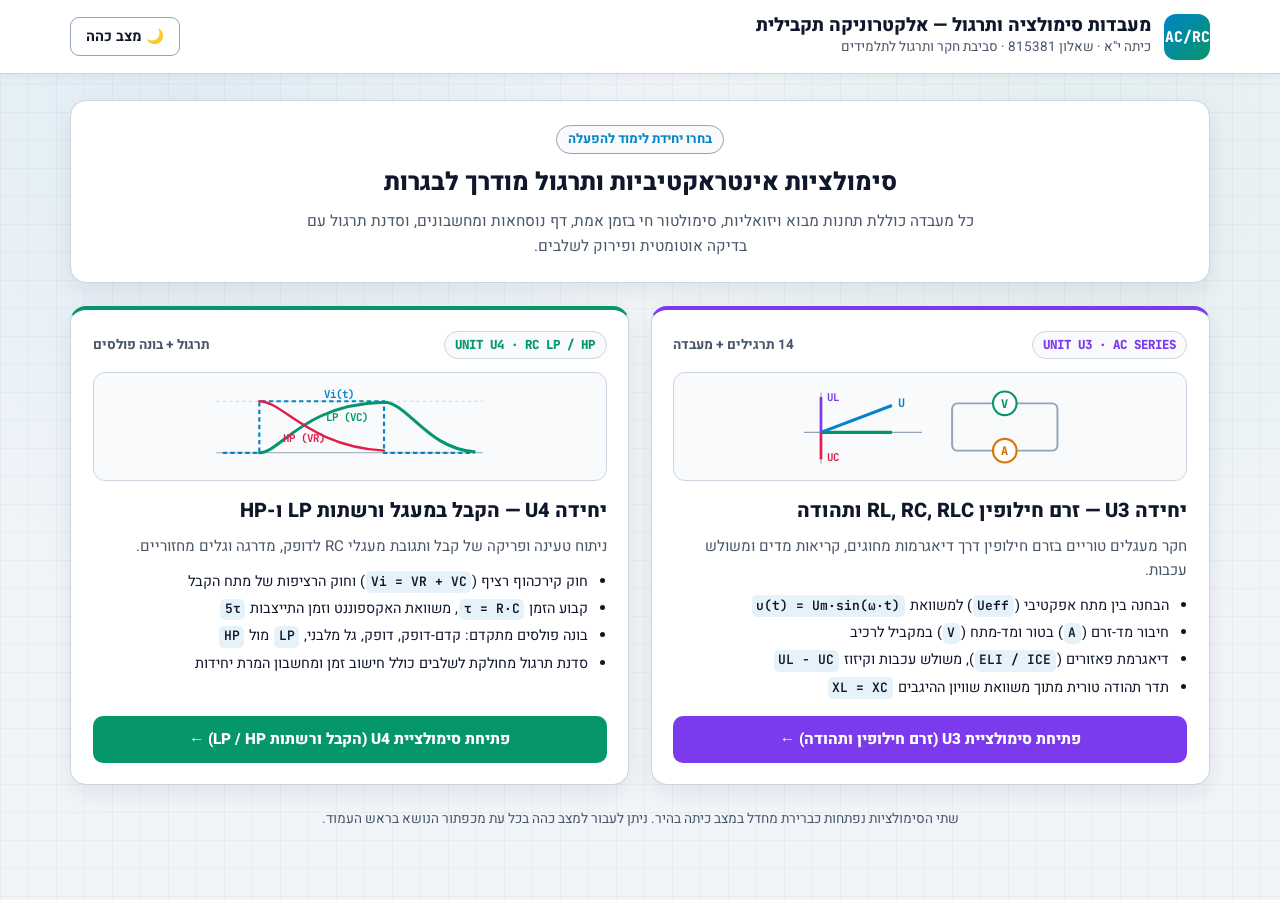
<file: index.html>
<!DOCTYPE html>
<html lang="he" dir="rtl" data-theme="light">
<head>
  <meta charset="UTF-8">
  <meta name="viewport" content="width=device-width, initial-scale=1.0">
  <title>מעבדות סימולציה ותרגול — אלקטרוניקה תקבילית (815381)</title>
  <style>
    @import url('https://fonts.googleapis.com/css2?family=Heebo:wght@400;500;600;700;800&family=JetBrains+Mono:wght@500;700&display=swap');

    :root {
      --bg: #0b1120;
      --bg-elevated: #111a2e;
      --card: #152138;
      --card-soft: #1b2944;
      --border: #26395c;
      --border-strong: #36507e;
      --fg: #eef4ff;
      --muted: #9eb3d6;
      --accent: #38bdf8;
      --u3-color: #a78bfa;
      --u4-color: #34d399;
      --rose-color: #fb7185;
      --shadow: 0 10px 30px rgba(0, 0, 0, 0.35);
      --font-sans: 'Heebo', 'Segoe UI', Arial, sans-serif;
      --font-mono: 'JetBrains Mono', 'Cascadia Code', Consolas, monospace;
    }

    [data-theme="light"] {
      --bg: #f1f5f9;
      --bg-elevated: #ffffff;
      --card: #ffffff;
      --card-soft: #f8fafc;
      --border: #cbd5e1;
      --border-strong: #94a3b8;
      --fg: #0f172a;
      --muted: #475569;
      --accent: #0284c7;
      --u3-color: #7c3aed;
      --u4-color: #059669;
      --rose-color: #e11d48;
      --shadow: 0 8px 24px rgba(15, 23, 42, 0.08);
    }

    * { box-sizing: border-box; }

    body {
      margin: 0;
      min-height: 100vh;
      background-color: var(--bg);
      background-image:
        radial-gradient(circle at 14% 10%, rgba(2, 132, 199, 0.07), transparent 38%),
        radial-gradient(circle at 86% 18%, rgba(5, 150, 105, 0.06), transparent 36%),
        linear-gradient(to right, rgba(15, 23, 42, 0.035) 1px, transparent 1px),
        linear-gradient(to bottom, rgba(15, 23, 42, 0.035) 1px, transparent 1px);
      background-size: auto, auto, 28px 28px, 28px 28px;
      color: var(--fg);
      font-family: var(--font-sans);
      direction: rtl;
      text-align: right;
      line-height: 1.6;
    }

    [data-theme="dark"] body {
      background-image:
        radial-gradient(circle at 14% 10%, rgba(56, 189, 248, 0.08), transparent 36%),
        radial-gradient(circle at 86% 18%, rgba(52, 211, 153, 0.06), transparent 34%),
        linear-gradient(to right, rgba(148, 163, 184, 0.04) 1px, transparent 1px),
        linear-gradient(to bottom, rgba(148, 163, 184, 0.04) 1px, transparent 1px);
    }

    .ltr-term, .ltr-inline {
      direction: ltr;
      unicode-bidi: isolate;
      display: inline-block;
    }

    .ltr-inline {
      font-family: var(--font-mono);
      font-size: 0.9em;
      padding: 0.04em 0.35em;
      margin: 0 0.08em;
      border-radius: 5px;
      background: rgba(2, 132, 199, 0.1);
      font-weight: 600;
    }

    .app-header {
      position: sticky;
      top: 0;
      z-index: 20;
      background: var(--bg-elevated);
      border-bottom: 1px solid var(--border);
      box-shadow: 0 2px 12px rgba(15, 23, 42, 0.06);
    }

    .header-inner {
      max-width: 1180px;
      margin: 0 auto;
      padding: 0.85rem 1.25rem;
      display: flex;
      align-items: center;
      justify-content: space-between;
      gap: 1rem;
      flex-wrap: wrap;
    }

    .brand {
      display: flex;
      align-items: center;
      gap: 0.8rem;
    }

    .brand-icon {
      width: 46px;
      height: 46px;
      border-radius: 12px;
      background: linear-gradient(135deg, var(--accent), var(--u4-color));
      display: grid;
      place-items: center;
      color: #ffffff;
      font-family: var(--font-mono);
      font-weight: 800;
      font-size: 0.92rem;
      flex-shrink: 0;
    }

    .brand-title {
      margin: 0;
      font-size: 1.15rem;
      font-weight: 800;
      line-height: 1.25;
    }

    .brand-sub {
      margin: 0;
      font-size: 0.84rem;
      color: var(--muted);
    }

    .btn {
      border: 1px solid var(--border-strong);
      background: var(--card);
      color: var(--fg);
      font-family: var(--font-sans);
      font-size: 0.9rem;
      font-weight: 700;
      padding: 0.5rem 0.95rem;
      border-radius: 9px;
      cursor: pointer;
      transition: transform 0.14s ease, border-color 0.14s ease;
    }

    .btn:hover {
      border-color: var(--accent);
      transform: translateY(-1px);
    }

    .main-wrap {
      max-width: 1180px;
      margin: 0 auto;
      padding: 1.6rem 1.25rem 2.5rem;
    }

    .hero-card {
      background: var(--card);
      border: 1px solid var(--border);
      border-radius: 16px;
      padding: 1.5rem 1.4rem;
      text-align: center;
      box-shadow: var(--shadow);
      margin-bottom: 1.4rem;
    }

    .hero-pill {
      display: inline-block;
      padding: 0.2rem 0.7rem;
      border-radius: 999px;
      border: 1px solid var(--border-strong);
      background: var(--card-soft);
      font-size: 0.82rem;
      font-weight: 700;
      color: var(--accent);
      margin-bottom: 0.55rem;
    }

    .hero-card h2 {
      margin: 0 0 0.4rem 0;
      font-size: 1.55rem;
      font-weight: 800;
    }

    .hero-card p {
      margin: 0 auto;
      max-width: 680px;
      color: var(--muted);
      font-size: 0.96rem;
    }

    .units-grid {
      display: grid;
      grid-template-columns: repeat(2, minmax(0, 1fr));
      gap: 1.35rem;
    }

    .unit-card {
      background: var(--card);
      border: 1px solid var(--border);
      border-radius: 16px;
      padding: 1.35rem;
      box-shadow: var(--shadow);
      display: flex;
      flex-direction: column;
      justify-content: space-between;
      text-decoration: none;
      color: inherit;
      transition: transform 0.18s ease, border-color 0.18s ease, box-shadow 0.18s ease;
    }

    .unit-card:hover {
      transform: translateY(-3px);
      border-color: var(--accent);
      box-shadow: 0 14px 32px rgba(15, 23, 42, 0.13);
    }

    .unit-card.u3 { border-top: 4px solid var(--u3-color); }
    .unit-card.u4 { border-top: 4px solid var(--u4-color); }

    .unit-head {
      display: flex;
      align-items: center;
      justify-content: space-between;
      gap: 0.5rem;
      margin-bottom: 0.8rem;
    }

    .unit-tag {
      font-family: var(--font-mono);
      font-size: 0.78rem;
      font-weight: 800;
      padding: 0.2rem 0.65rem;
      border-radius: 999px;
      background: var(--card-soft);
      border: 1px solid var(--border);
    }

    .unit-card.u3 .unit-tag { color: var(--u3-color); }
    .unit-card.u4 .unit-tag { color: var(--u4-color); }

    .preview-box {
      background: var(--card-soft);
      border: 1px solid var(--border);
      border-radius: 12px;
      padding: 0.65rem;
      margin-bottom: 0.9rem;
    }

    .preview-box svg {
      width: 100%;
      height: 86px;
      display: block;
    }

    .unit-card h3 {
      margin: 0 0 0.4rem 0;
      font-size: 1.25rem;
      font-weight: 800;
    }

    .unit-card p {
      margin: 0 0 0.75rem 0;
      color: var(--muted);
      font-size: 0.94rem;
    }

    .topic-list {
      margin: 0 0 1.05rem 0;
      padding-right: 1.15rem;
      font-size: 0.9rem;
      color: var(--fg);
    }

    .topic-list li {
      margin-bottom: 0.25rem;
    }

    .launch-cta {
      display: block;
      width: 100%;
      text-align: center;
      padding: 0.7rem 1rem;
      border-radius: 10px;
      font-weight: 800;
      font-size: 0.96rem;
      color: #ffffff;
    }

    .unit-card.u3 .launch-cta { background: var(--u3-color); }
    .unit-card.u4 .launch-cta { background: var(--u4-color); }

    .footer-note {
      margin-top: 1.5rem;
      text-align: center;
      font-size: 0.85rem;
      color: var(--muted);
    }

    @media (max-width: 820px) {
      .units-grid { grid-template-columns: 1fr; }
    }
  </style>
</head>
<body>
  <header class="app-header">
    <div class="header-inner">
      <div class="brand">
        <div class="brand-icon" dir="ltr">AC/RC</div>
        <div>
          <h1 class="brand-title">מעבדות סימולציה ותרגול — אלקטרוניקה תקבילית</h1>
          <p class="brand-sub">כיתה י"א · שאלון <bdi dir="ltr" class="ltr-term">815381</bdi> · סביבת חקר ותרגול לתלמידים</p>
        </div>
      </div>
      <div>
        <button id="btn-toggle-theme" class="btn" type="button" title="החלף בין מצב כיתה בהיר למצב כהה">🌙 מצב כהה</button>
      </div>
    </div>
  </header>

  <main class="main-wrap">
    <section class="hero-card">
      <span class="hero-pill">בחרו יחידת לימוד להפעלה</span>
      <h2>סימולציות אינטראקטיביות ותרגול מודרך לבגרות</h2>
      <p>
        כל מעבדה כוללת תחנות מבוא ויזואליות, סימולטור חי בזמן אמת, דף נוסחאות ומחשבונים, וסדנת תרגול עם בדיקה אוטומטית ופירוק לשלבים.
      </p>
    </section>

    <section class="units-grid" aria-label="יחידות הסימולציה">
      <!-- Unit U3 -->
      <a class="unit-card u3" href="./u3-rlc/">
        <div>
          <div class="unit-head">
            <span class="unit-tag" dir="ltr">UNIT U3 · AC SERIES</span>
            <span style="font-size:0.84rem; color:var(--muted); font-weight:700;">14 תרגילים + מעבדה</span>
          </div>
          <div class="preview-box">
            <svg viewBox="0 0 280 80" aria-hidden="true">
              <line x1="22" y1="45" x2="132" y2="45" stroke="var(--border-strong)" stroke-width="1"/>
              <line x1="38" y1="8" x2="38" y2="74" stroke="var(--border-strong)" stroke-width="1"/>
              <line x1="38" y1="45" x2="104" y2="45" stroke="#059669" stroke-width="2.8"/>
              <line x1="38" y1="45" x2="38" y2="12" stroke="#7c3aed" stroke-width="2.5"/>
              <line x1="38" y1="45" x2="38" y2="70" stroke="#e11d48" stroke-width="2.5"/>
              <line x1="38" y1="45" x2="104" y2="20" stroke="#0284c7" stroke-width="2.8"/>
              <text x="110" y="21" fill="#0284c7" font-size="11" font-family="var(--font-mono)" font-weight="700" direction="ltr">U</text>
              <text x="44" y="16" fill="#7c3aed" font-size="10" font-family="var(--font-mono)" font-weight="700" direction="ltr">UL</text>
              <text x="44" y="72" fill="#e11d48" font-size="10" font-family="var(--font-mono)" font-weight="700" direction="ltr">UC</text>
              <rect x="160" y="18" width="98" height="44" rx="5" fill="none" stroke="var(--border-strong)" stroke-width="1.8"/>
              <circle cx="209" cy="18" r="11" fill="var(--card)" stroke="#059669" stroke-width="2"/>
              <text x="209" y="22" text-anchor="middle" fill="#059669" font-size="11" font-family="var(--font-mono)" font-weight="800">V</text>
              <circle cx="209" cy="62" r="11" fill="var(--card)" stroke="#d97706" stroke-width="2"/>
              <text x="209" y="66" text-anchor="middle" fill="#d97706" font-size="11" font-family="var(--font-mono)" font-weight="800">A</text>
            </svg>
          </div>
          <h3>יחידה <bdi dir="ltr" class="ltr-term">U3</bdi> — זרם חילופין <bdi dir="ltr" class="ltr-term">RL, RC, RLC</bdi> ותהודה</h3>
          <p>חקר מעגלים טוריים בזרם חילופין דרך דיאגרמות מחוגים, קריאות מדים ומשולש עכבות.</p>
          <ul class="topic-list">
            <li>הבחנה בין מתח אפקטיבי (<bdi dir="ltr" class="ltr-inline">Ueff</bdi>) למשוואת <bdi dir="ltr" class="ltr-inline">u(t) = Um·sin(ω·t)</bdi></li>
            <li>חיבור מד-זרם (<bdi dir="ltr" class="ltr-inline">A</bdi>) בטור ומד-מתח (<bdi dir="ltr" class="ltr-inline">V</bdi>) במקביל לרכיב</li>
            <li>דיאגרמת פאזורים (<bdi dir="ltr" class="ltr-inline">ELI / ICE</bdi>), משולש עכבות וקיזוז <bdi dir="ltr" class="ltr-inline">UL − UC</bdi></li>
            <li>תדר תהודה טורית מתוך משוואת שוויון ההיגבים <bdi dir="ltr" class="ltr-inline">XL = XC</bdi></li>
          </ul>
        </div>
        <span class="launch-cta">פתיחת סימולציית U3 (זרם חילופין ותהודה) ←</span>
      </a>

      <!-- Unit U4 -->
      <a class="unit-card u4" href="./u4-rc/">
        <div>
          <div class="unit-head">
            <span class="unit-tag" dir="ltr">UNIT U4 · RC LP / HP</span>
            <span style="font-size:0.84rem; color:var(--muted); font-weight:700;">תרגול + בונה פולסים</span>
          </div>
          <div class="preview-box">
            <svg viewBox="0 0 280 80" aria-hidden="true">
              <line x1="16" y1="64" x2="264" y2="64" stroke="var(--border-strong)" stroke-width="1"/>
              <line x1="16" y1="16" x2="264" y2="16" stroke="var(--border)" stroke-dasharray="3 3" stroke-width="1"/>
              <polyline points="22,64 56,64 56,16 172,16 172,64 256,64" fill="none" stroke="#0284c7" stroke-width="2" stroke-dasharray="4 3"/>
              <path d="M56 64 C76 64, 96 19, 172 17 C194 17, 212 60, 256 63" fill="none" stroke="#059669" stroke-width="2.8" stroke-linecap="round"/>
              <path d="M56 16 C78 16, 102 58, 172 62" fill="none" stroke="#e11d48" stroke-width="2.2" stroke-linecap="round"/>
              <text x="116" y="13" fill="#0284c7" font-size="10" font-family="var(--font-mono)" font-weight="700" direction="ltr">Vi(t)</text>
              <text x="118" y="34" fill="#059669" font-size="10" font-family="var(--font-mono)" font-weight="700" direction="ltr">LP (VC)</text>
              <text x="78" y="54" fill="#e11d48" font-size="10" font-family="var(--font-mono)" font-weight="700" direction="ltr">HP (VR)</text>
            </svg>
          </div>
          <h3>יחידה <bdi dir="ltr" class="ltr-term">U4</bdi> — הקבל במעגל ורשתות <bdi dir="ltr" class="ltr-term">LP</bdi> ו-<bdi dir="ltr" class="ltr-term">HP</bdi></h3>
          <p>ניתוח טעינה ופריקה של קבל ותגובת מעגלי <bdi dir="ltr" class="ltr-term">RC</bdi> לדופק, מדרגה וגלים מחזוריים.</p>
          <ul class="topic-list">
            <li>חוק קירכהוף רציף (<bdi dir="ltr" class="ltr-inline">Vi = VR + VC</bdi>) וחוק הרציפות של מתח הקבל</li>
            <li>קבוע הזמן <bdi dir="ltr" class="ltr-inline">τ = R·C</bdi>, משוואת האקספוננט וזמן התייצבות <bdi dir="ltr" class="ltr-inline">5τ</bdi></li>
            <li>בונה פולסים מתקדם: קדם-דופק, דופק, גל מלבני, <bdi dir="ltr" class="ltr-inline">LP</bdi> מול <bdi dir="ltr" class="ltr-inline">HP</bdi></li>
            <li>סדנת תרגול מחולקת לשלבים כולל חישוב זמן ומחשבון המרת יחידות</li>
          </ul>
        </div>
        <span class="launch-cta">פתיחת סימולציית U4 (הקבל ורשתות LP / HP) ←</span>
      </a>
    </section>

    <p class="footer-note">
      שתי הסימולציות נפתחות כברירת מחדל במצב כיתה בהיר. ניתן לעבור למצב כהה בכל עת מכפתור הנושא בראש העמוד.
    </p>
  </main>

  <script>
    (function () {
      const btn = document.getElementById('btn-toggle-theme');
      if (!btn) return;
      btn.addEventListener('click', function () {
        const root = document.documentElement;
        const next = root.getAttribute('data-theme') === 'light' ? 'dark' : 'light';
        root.setAttribute('data-theme', next);
        btn.textContent = next === 'light' ? '🌙 מצב כהה' : '☀️ מצב כיתה';
      });
    })();
  </script>
</body>
</html>
</file>
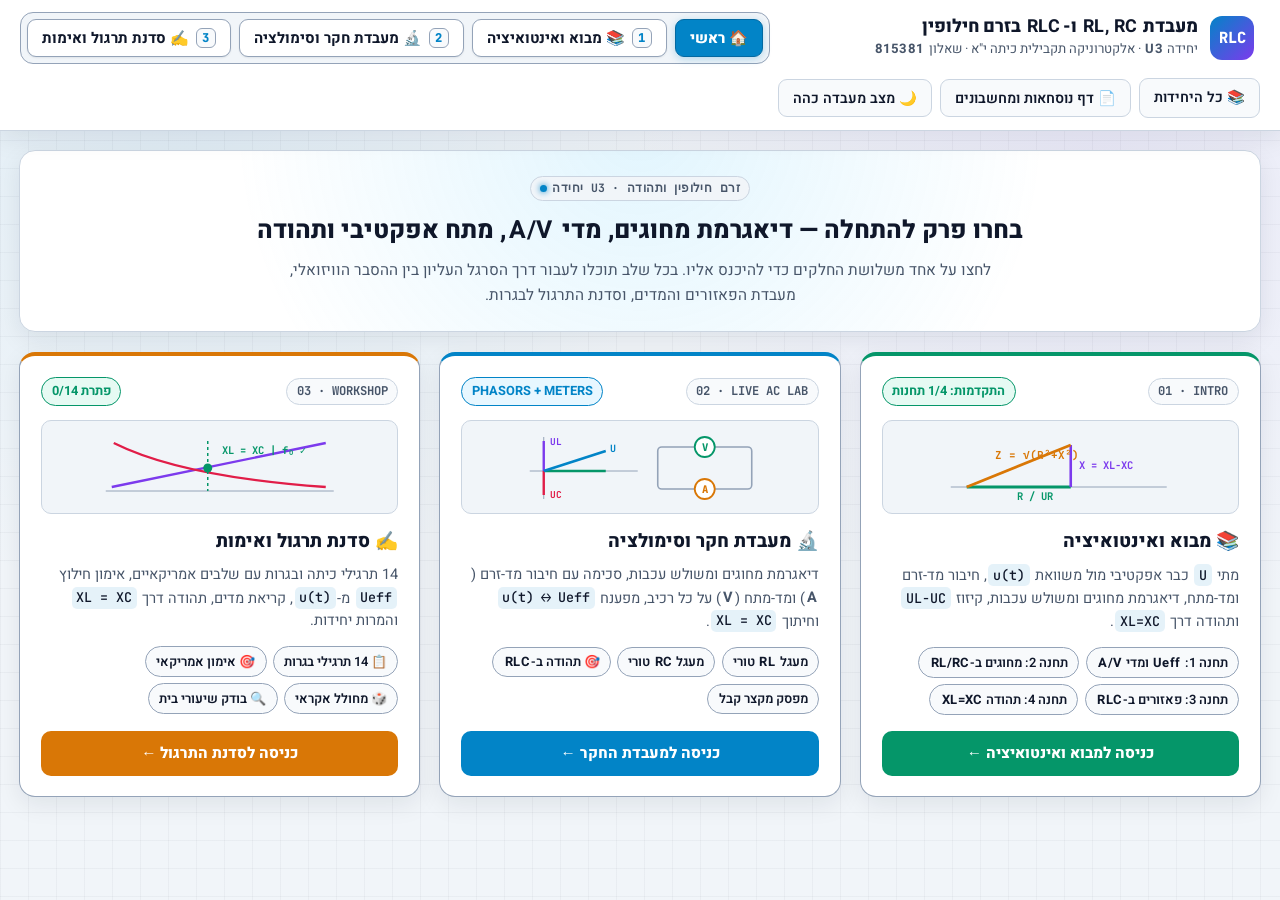
<file: u3-rlc/index.html>
<!DOCTYPE html>
<html lang="he" dir="rtl" data-theme="light">
<head>
  <meta charset="UTF-8">
  <meta name="viewport" content="width=device-width, initial-scale=1.0">
  <title>מעבדת RLC אינטראקטיבית — זרם חילופין ותהודה (יחידה U3)</title>
  <link rel="stylesheet" href="styles.css">
  <script defer src="engine.js"></script>
  <script defer src="visuals.js"></script>
  <script defer src="content.js"></script>
  <script defer src="app.js"></script>
</head>
<body>
  <header class="app-header">
    <div class="header-inner">
      <div class="brand" id="brand-home-trigger" role="button" tabindex="0" title="חזרה למסך הראשי">
        <div class="brand-icon" dir="ltr">RLC</div>
        <div>
          <h1 class="brand-title">מעבדת <bdi dir="ltr" class="ltr-term">RL, RC</bdi> ו-<bdi dir="ltr" class="ltr-term">RLC</bdi> בזרם חילופין</h1>
          <p class="brand-sub">יחידה <bdi dir="ltr" class="ltr-term">U3</bdi> · אלקטרוניקה תקבילית כיתה י"א · שאלון <bdi dir="ltr" class="ltr-term">815381</bdi></p>
        </div>
      </div>

      <nav class="main-nav" aria-label="ניווט ראשי">
        <button class="nav-btn home-nav-btn active" data-tab="home" title="מסך בחירת הפרקים הראשי">🏠 ראשי</button>
        <button class="nav-btn" data-tab="intro"><span class="nav-num" dir="ltr">1</span> 📚 מבוא ואינטואיציה</button>
        <button class="nav-btn" data-tab="lab"><span class="nav-num" dir="ltr">2</span> 🔬 מעבדת חקר וסימולציה</button>
        <button class="nav-btn" data-tab="workshop"><span class="nav-num" dir="ltr">3</span> ✍️ סדנת תרגול ואימות</button>
      </nav>

      <div class="header-actions">
        <button id="btn-open-formulas" class="btn">📄 דף נוסחאות ומחשבונים</button>
        <button id="btn-toggle-theme" class="btn" title="החלף בין מצב כיתה בהיר למצב מעבדה כהה">🌙 מצב מעבדה כהה</button>
      </div>
    </div>
  </header>

  <main class="main-container">
    <!-- ================================================================
         TAB 0: HOME / 3 PRIMARY ENTRY BUTTONS LAUNCH HUB
         ================================================================ -->
    <section id="tab-home" class="tab-panel active">
      <div class="home-hero">
        <span class="mod-badge"><span class="led-dot"></span>יחידה <bdi dir="ltr" class="ltr-term">U3</bdi> · זרם חילופין ותהודה</span>
        <h2>בחרו פרק להתחלה — דיאגרמת מחוגים, מדי <bdi dir="ltr" class="ltr-term">A/V</bdi>, מתח אפקטיבי ותהודה</h2>
        <p>לחצו על אחד משלושת החלקים כדי להיכנס אליו. בכל שלב תוכלו לעבור דרך הסרגל העליון בין ההסבר הוויזואלי, מעבדת הפאזורים והמדים, וסדנת התרגול לבגרות.</p>
      </div>

      <div class="home-cards-grid">
        <!-- Primary Card 1: Intro -->
        <div class="home-card card-intro" data-launch-tab="intro" role="button" tabindex="0">
          <div class="home-card-top">
            <span class="home-step-pill" dir="ltr">01 · INTRO</span>
            <span id="home-intro-badge" class="badge badge-resonant">4 תחנות לימוד</span>
          </div>
          <div class="home-preview-box">
            <svg class="home-preview-svg" viewBox="0 0 260 76" aria-hidden="true">
              <line x1="20" y1="58" x2="236" y2="58" stroke="var(--border-strong)" stroke-width="1"/>
              <line x1="36" y1="58" x2="140" y2="58" stroke="var(--ur-color)" stroke-width="2.8"/>
              <line x1="140" y1="58" x2="140" y2="16" stroke="var(--ul-color)" stroke-width="2.6"/>
              <line x1="36" y1="58" x2="140" y2="16" stroke="var(--z-color)" stroke-width="2.8"/>
              <text x="86" y="71" fill="var(--ur-color)" font-size="10.5" font-family="var(--font-mono)" font-weight="700" direction="ltr">R / UR</text>
              <text x="148" y="40" fill="var(--ul-color)" font-size="10.5" font-family="var(--font-mono)" font-weight="700" direction="ltr">X = XL−XC</text>
              <text x="64" y="30" fill="var(--z-color)" font-size="11" font-family="var(--font-mono)" font-weight="700" direction="ltr">Z = √(R²+X²)</text>
            </svg>
          </div>
          <h3>📚 מבוא ואינטואיציה</h3>
          <p>מתי <bdi dir="ltr" class="ltr-inline">U</bdi> כבר אפקטיבי מול משוואת <bdi dir="ltr" class="ltr-inline">u(t)</bdi>, חיבור מד-זרם ומד-מתח, דיאגרמת מחוגים ומשולש עכבות, קיזוז <bdi dir="ltr" class="ltr-inline">UL−UC</bdi> ותהודה דרך <bdi dir="ltr" class="ltr-inline">XL=XC</bdi>.</p>
          <div class="home-chips">
            <button type="button" class="home-chip" data-home-intro="ch1">תחנה 1: <bdi dir="ltr" class="ltr-term">Ueff</bdi> ומדי <bdi dir="ltr" class="ltr-term">A/V</bdi></button>
            <button type="button" class="home-chip" data-home-intro="ch2">תחנה 2: מחוגים ב-<bdi dir="ltr" class="ltr-term">RL/RC</bdi></button>
            <button type="button" class="home-chip" data-home-intro="ch3">תחנה 3: פאזורים ב-<bdi dir="ltr" class="ltr-term">RLC</bdi></button>
            <button type="button" class="home-chip" data-home-intro="ch4">תחנה 4: תהודה <bdi dir="ltr" class="ltr-term">XL=XC</bdi></button>
          </div>
          <span class="home-cta-btn">כניסה למבוא ואינטואיציה ←</span>
        </div>

        <!-- Primary Card 2: Interactive Lab -->
        <div class="home-card card-lab" data-launch-tab="lab" role="button" tabindex="0">
          <div class="home-card-top">
            <span class="home-step-pill" dir="ltr">02 · LIVE AC LAB</span>
            <span class="badge badge-accent" dir="ltr">PHASORS + METERS</span>
          </div>
          <div class="home-preview-box">
            <svg class="home-preview-svg" viewBox="0 0 260 76" aria-hidden="true">
              <!-- Phasor Diagram + Series/Parallel Meters Preview -->
              <line x1="20" y1="42" x2="128" y2="42" stroke="var(--border-strong)" stroke-width="1"/>
              <line x1="34" y1="8" x2="34" y2="70" stroke="var(--border-strong)" stroke-width="1"/>
              <line x1="34" y1="42" x2="96" y2="42" stroke="var(--ur-color)" stroke-width="2.6"/>
              <line x1="34" y1="42" x2="34" y2="12" stroke="var(--ul-color)" stroke-width="2.4"/>
              <line x1="34" y1="42" x2="34" y2="66" stroke="var(--uc-color)" stroke-width="2.4"/>
              <line x1="34" y1="42" x2="96" y2="22" stroke="var(--u-color)" stroke-width="2.6"/>
              <text x="100" y="23" fill="var(--u-color)" font-size="10" font-family="var(--font-mono)" font-weight="700" direction="ltr">U</text>
              <text x="40" y="16" fill="var(--ul-color)" font-size="9.5" font-family="var(--font-mono)" font-weight="700" direction="ltr">UL</text>
              <text x="40" y="69" fill="var(--uc-color)" font-size="9.5" font-family="var(--font-mono)" font-weight="700" direction="ltr">UC</text>
              <!-- Schematic Meters preview on right -->
              <rect x="148" y="18" width="94" height="42" rx="4" fill="none" stroke="var(--border-strong)" stroke-width="1.6"/>
              <circle cx="195" cy="18" r="10" fill="var(--card)" stroke="var(--ur-color)" stroke-width="1.8"/>
              <text x="195" y="22" text-anchor="middle" fill="var(--ur-color)" font-size="10.5" font-family="var(--font-mono)" font-weight="800">V</text>
              <circle cx="195" cy="60" r="10" fill="var(--card)" stroke="var(--z-color)" stroke-width="1.8"/>
              <text x="195" y="64" text-anchor="middle" fill="var(--z-color)" font-size="10.5" font-family="var(--font-mono)" font-weight="800">A</text>
            </svg>
          </div>
          <h3>🔬 מעבדת חקר וסימולציה</h3>
          <p>דיאגרמת מחוגים ומשולש עכבות, סכימה עם חיבור מד-זרם (<bdi dir="ltr" class="ltr-term">A</bdi>) ומד-מתח (<bdi dir="ltr" class="ltr-term">V</bdi>) על כל רכיב, מפענח <bdi dir="ltr" class="ltr-inline">u(t) ↔ Ueff</bdi> וחיתוך <bdi dir="ltr" class="ltr-inline">XL = XC</bdi>.</p>
          <div class="home-chips">
            <button type="button" class="home-chip" data-home-lab="rl-basic">מעגל <bdi dir="ltr" class="ltr-term">RL</bdi> טורי</button>
            <button type="button" class="home-chip" data-home-lab="rc-bagrut2021">מעגל <bdi dir="ltr" class="ltr-term">RC</bdi> טורי</button>
            <button type="button" class="home-chip" data-home-lab="rlc-res">🎯 תהודה ב-<bdi dir="ltr" class="ltr-term">RLC</bdi></button>
            <button type="button" class="home-chip" data-home-lab="bagrut-2017-sw">מפסק מקצר קבל</button>
          </div>
          <span class="home-cta-btn">כניסה למעבדת החקר ←</span>
        </div>

        <!-- Primary Card 3: Exercise Workshop -->
        <div class="home-card card-workshop" data-launch-tab="workshop" role="button" tabindex="0">
          <div class="home-card-top">
            <span class="home-step-pill" dir="ltr">03 · WORKSHOP</span>
            <span id="home-solved-badge" class="badge badge-done">פתרת 0/14</span>
          </div>
          <div class="home-preview-box">
            <svg class="home-preview-svg" viewBox="0 0 260 76" aria-hidden="true">
              <line x1="16" y1="62" x2="244" y2="62" stroke="var(--border-strong)" stroke-width="1"/>
              <line x1="22" y1="58" x2="236" y2="14" stroke="var(--ul-color)" stroke-width="2.3"/>
              <path d="M24 14 Q92 48, 236 58" fill="none" stroke="var(--uc-color)" stroke-width="2.3"/>
              <line x1="118" y1="12" x2="118" y2="62" stroke="var(--ur-color)" stroke-dasharray="3 3" stroke-width="1.5"/>
              <circle cx="118" cy="39" r="4.5" fill="var(--ur-color)"/>
              <text x="132" y="25" fill="var(--ur-color)" font-size="10.5" font-family="var(--font-mono)" font-weight="700" direction="ltr">XL = XC  |  f₀ ✓</text>
            </svg>
          </div>
          <h3>✍️ סדנת תרגול ואימות</h3>
          <p>14 תרגילי כיתה ובגרות עם שלבים אמריקאיים, אימון חילוץ <bdi dir="ltr" class="ltr-inline">Ueff</bdi> מ-<bdi dir="ltr" class="ltr-inline">u(t)</bdi>, קריאת מדים, תהודה דרך <bdi dir="ltr" class="ltr-inline">XL = XC</bdi> והמרות יחידות.</p>
          <div class="home-chips">
            <button type="button" class="home-chip" data-home-workshop="curated">📋 14 תרגילי בגרות</button>
            <button type="button" class="home-chip" data-home-workshop="mcdril">🎯 אימון אמריקאי</button>
            <button type="button" class="home-chip" data-home-workshop="random">🎲 מחולל אקראי</button>
            <button type="button" class="home-chip" data-home-workshop="custom">🔍 בודק שיעורי בית</button>
          </div>
          <span class="home-cta-btn">כניסה לסדנת התרגול ←</span>
        </div>
      </div>
    </section>

    <!-- ================================================================
         TAB 1: INTRODUCTION & INTUITION (4-STATION JOURNEY PIPELINE)
         ================================================================ -->
    <section id="tab-intro" class="tab-panel">
      <div class="journey-shell">
        <div class="journey-header">
          <div class="journey-title-group">
            <span class="journey-kicker">מסלול לימוד מובנה · 4 תחנות חובה לפי הסדר</span>
            <span class="journey-sub">כל תחנה היא נושא נפרד שבונה את ההבנה לתחנה הבאה — מומלץ לעבור על כולן (<bdi dir="ltr" class="ltr-term">1 → 2 → 3 → 4</bdi>)</span>
          </div>
          <div class="journey-progress-box">
            <span id="intro-journey-count" class="badge badge-accent">עברת על 1 מתוך 4 נושאים</span>
            <div class="journey-seg-bar" id="intro-journey-segs" aria-hidden="true">
              <span class="j-seg active"></span>
              <span class="j-seg"></span>
              <span class="j-seg"></span>
              <span class="j-seg"></span>
            </div>
          </div>
        </div>

        <div class="journey-track" id="intro-chapter-nav" role="tablist" aria-label="תחנות פרק המבוא">
          <button type="button" class="journey-step-card active" data-chapter="ch1">
            <div class="j-step-top">
              <span class="j-step-num">תחנה 1</span>
              <span class="j-step-status" data-status-for="ch1">● בצפייה כעת</span>
            </div>
            <div class="j-step-title">מתח אפקטיבי u(t) וחיבור מדים</div>
            <div class="j-step-formula" dir="ltr">Ueff = Um/√2 | A בטור, V במקביל</div>
            <div class="j-step-bridge">מוביל לתחנה 2: מחוגי R, L, C</div>
          </button>

          <div class="journey-arrow" data-arrow-after="ch1" aria-hidden="true">←</div>

          <button type="button" class="journey-step-card" data-chapter="ch2">
            <div class="j-step-top">
              <span class="j-step-num">תחנה 2</span>
              <span class="j-step-status" data-status-for="ch2">○ ממתין למעבר</span>
            </div>
            <div class="j-step-title">דיאגרמת מחוגים ומשולש עכבות</div>
            <div class="j-step-formula" dir="ltr">Z = √(R² + X²) , ELI / ICE</div>
            <div class="j-step-bridge">מוביל לתחנה 3: קיזוז ב-RLC</div>
          </button>

          <div class="journey-arrow" data-arrow-after="ch2" aria-hidden="true">←</div>

          <button type="button" class="journey-step-card" data-chapter="ch3">
            <div class="j-step-top">
              <span class="j-step-num">תחנה 3</span>
              <span class="j-step-status" data-status-for="ch3">○ ממתין למעבר</span>
            </div>
            <div class="j-step-title">דיאגרמת פאזורים ב-RLC וקיזוז</div>
            <div class="j-step-formula" dir="ltr">X = XL − XC , UL − UC</div>
            <div class="j-step-bridge">מוביל לתחנה 4: תהודה XL=XC</div>
          </button>

          <div class="journey-arrow" data-arrow-after="ch3" aria-hidden="true">←</div>

          <button type="button" class="journey-step-card" data-chapter="ch4">
            <div class="j-step-top">
              <span class="j-step-num">תחנה 4</span>
              <span class="j-step-status" data-status-for="ch4">○ ממתין למעבר</span>
            </div>
            <div class="j-step-title">תדר תהודה בפאזורים ושוויון XL=XC</div>
            <div class="j-step-formula" dir="ltr">XL = XC ⇒ f₀ = 1/(2π√LC)</div>
            <div class="j-step-bridge">מוביל למעבדת החקר ולתרגול!</div>
          </button>
        </div>
      </div>

      <!-- Station 1: Effective Voltage Ueff vs u(t) + Ammeter (series) & Voltmeter (parallel) -->
      <div id="intro-ch1" class="intro-chapter">
        <div class="card" style="margin-bottom: 1rem;">
          <div class="card-title">
            <span>חלק א׳: מתי המתח כבר אפקטיבי (<bdi dir="ltr" class="ltr-term">Ueff</bdi>) ואיך מחלצים ממשוואת הסינוס <bdi dir="ltr" class="ltr-inline">u(t)</bdi>?</span>
            <span class="badge badge-accent">מפגש 12 · פענוח מקור</span>
          </div>
          <p class="section-lead">
            הטעות הנפוצה ביותר בבגרות היא חלוקה ב-<bdi dir="ltr" class="ltr-inline">√2</bdi> כשלא צריך, או שכחת החלוקה כשנתונה משוואה. לחצו על כל מקרה וראו את ההבדל:
          </p>

          <div class="segmented" id="intro-sine-case-btns" style="margin-bottom: 0.9rem;">
            <button type="button" class="seg-btn" data-sinecase="case_rms">1. קריאת מד-מתח / <bdi dir="ltr" class="ltr-term">U</bdi> נתון</button>
            <button type="button" class="seg-btn active" data-sinecase="case_eq_sqrt2">2א. <bdi dir="ltr" class="ltr-term">u(t) = 25√2·sin(2000t)</bdi></button>
            <button type="button" class="seg-btn" data-sinecase="case_eq_num">2ב. <bdi dir="ltr" class="ltr-term">u(t) = 311.13·sin(2π·1000t)</bdi></button>
            <button type="button" class="seg-btn" data-sinecase="case_upp">3. מתח שיא-לשיא <bdi dir="ltr" class="ltr-term">Up-p</bdi></button>
          </div>

          <div id="intro-sine-anatomy" class="card" style="background: var(--card-soft);"></div>
        </div>

        <div class="card">
          <div class="card-title">
            <span>חלק ב׳: חיבור מד-זרם (<bdi dir="ltr" class="ltr-term">A</bdi>) בטור ומד-מתח (<bdi dir="ltr" class="ltr-term">V</bdi>) במקביל לרכיב</span>
            <span class="badge badge-resonant">כל מדים ב-AC קוראים RMS</span>
          </div>
          <p class="section-lead">
            במעגל טורי הזרם שווה בכל מקום — לכן מד-זרם (<bdi dir="ltr" class="ltr-term">A</bdi>) תמיד מחובר <strong>בטור</strong>. מד-מתח (<bdi dir="ltr" class="ltr-term">V</bdi>) תמיד מחובר <strong>במקביל</strong> לרכיב שאותו בודקים, ומנת הקריאות (<bdi dir="ltr" class="ltr-inline">V/A</bdi>) נותנת מיד את ההתנגדות או ההיגב! בחרו להיכן לחבר את מד-המתח:
          </p>

          <div class="segmented" id="intro-meter-target-btns" style="margin-bottom: 0.85rem;">
            <button type="button" class="seg-btn" data-mtarget="U">במקביל למקור (<bdi dir="ltr" class="ltr-term">U</bdi>)</button>
            <button type="button" class="seg-btn active" data-mtarget="UR">במקביל לנגד (<bdi dir="ltr" class="ltr-term">UR</bdi>)</button>
            <button type="button" class="seg-btn" data-mtarget="UL">במקביל לסליל (<bdi dir="ltr" class="ltr-term">UL</bdi>)</button>
            <button type="button" class="seg-btn" data-mtarget="UC">במקביל לקבל (<bdi dir="ltr" class="ltr-term">UC</bdi>)</button>
            <button type="button" class="seg-btn" data-mtarget="ALL">כל המדים יחד</button>
          </div>

          <div class="two-col-eq">
            <div class="canvas-wrap">
              <canvas id="intro-meter-canvas" data-height="255"></canvas>
            </div>
            <div class="card" style="background: var(--card-soft);">
              <div class="module-head">
                <h3 style="margin:0;">תוצאת המדידה והסקה</h3>
                <span class="mod-badge"><span class="led-dot ur"></span>METERS</span>
              </div>
              <div id="intro-meter-metrics" class="kvl-quick-metrics"></div>
              <div id="intro-meter-explain" style="font-size:0.9rem; line-height:1.55; margin:0.65rem 0;"></div>
              <div class="math-block" id="intro-meter-math" dir="ltr"></div>
              <div style="margin-top:0.85rem;">
                <button id="btn-comp-to-lab" class="btn btn-primary btn-sm">🔬 בדוק חיבורי מדים במעבדה</button>
              </div>
            </div>
          </div>
        </div>
      </div>

      <!-- Station 2: Phasor Directions + RL vs RC Series -->
      <div id="intro-ch2" class="intro-chapter" style="display:none;">
        <div class="phase-axis-strip">
          <div class="phase-axis-pill" style="border-top: 3px solid var(--ur-color);">
            <strong style="color:var(--ur-color);">נגד <bdi dir="ltr" class="ltr-term">R</bdi> · ציר <bdi dir="ltr" class="ltr-inline">0°</bdi></strong><br>
            מתח הנגד <bdi dir="ltr" class="ltr-inline">UR</bdi> נמצא <strong>באותו כיוון</strong> של הזרם <bdi dir="ltr" class="ltr-inline">I</bdi>.
          </div>
          <div class="phase-axis-pill" style="border-top: 3px solid var(--ul-color);">
            <strong style="color:var(--ul-color);">משרן <bdi dir="ltr" class="ltr-term">L</bdi> · ציר <bdi dir="ltr" class="ltr-inline">+90° (ELI)</bdi></strong><br>
            המתח <bdi dir="ltr" class="ltr-inline">UL</bdi> מקדים את <bdi dir="ltr" class="ltr-inline">I</bdi> ← חץ <strong>כלפי מעלה</strong> (<bdi dir="ltr" class="ltr-inline">XL = ωL</bdi>).
          </div>
          <div class="phase-axis-pill" style="border-top: 3px solid var(--uc-color);">
            <strong style="color:var(--uc-color);">קבל <bdi dir="ltr" class="ltr-term">C</bdi> · ציר <bdi dir="ltr" class="ltr-inline">−90° (ICE)</bdi></strong><br>
            הזרם <bdi dir="ltr" class="ltr-inline">I</bdi> מקדים את <bdi dir="ltr" class="ltr-inline">UC</bdi> ← חץ <strong>כלפי מטה</strong> (<bdi dir="ltr" class="ltr-inline">XC = 1/(ωC)</bdi>).
          </div>
        </div>

        <div class="compare-cards">
          <div class="card" style="border-top: 4px solid var(--ul-color);">
            <div class="card-title">
              <span>מעגל <bdi dir="ltr" class="ltr-term">RL</bdi> טורי — אופי השראי</span>
              <span class="badge badge-inductive" dir="ltr">φ = +tan⁻¹(XL/R) &gt; 0°</span>
            </div>
            <div class="canvas-wrap" style="margin-bottom:0.8rem;">
              <canvas id="intro-rl-canvas" data-height="230"></canvas>
            </div>
            <p>הנגד והמשרן מחוברים בטור ולכן זורם בהם <strong>אותו זרם <bdi dir="ltr" class="ltr-inline">I</bdi></strong>. המתח על המשרן <bdi dir="ltr" class="ltr-inline">UL</bdi> מצביע ב-<bdi dir="ltr" class="ltr-inline">+90°</bdi> מעל <bdi dir="ltr" class="ltr-inline">UR</bdi>, ולכן מחברים בפיתגורס.</p>
            <div class="spec-grid">
              <div class="spec-tile"><span class="spec-tag">📐 משולש העכבות</span><div class="spec-val"><bdi dir="ltr" class="ltr-inline">Z = √(R² + XL²)</bdi></div></div>
              <div class="spec-tile"><span class="spec-tag">⚡ חיבור מחוגים</span><div class="spec-val"><bdi dir="ltr" class="ltr-inline">U = √(UR² + UL²)</bdi></div></div>
              <div class="spec-tile"><span class="spec-tag">📈 תלות בתדר</span><div class="spec-val">עליית <bdi dir="ltr" class="ltr-term">f</bdi> מגדילה <bdi dir="ltr" class="ltr-term">XL, Z</bdi> ומקטינה <bdi dir="ltr" class="ltr-term">I</bdi></div></div>
              <div class="spec-tile"><span class="spec-tag">🧭 זווית מופע</span><div class="spec-val">המתח מקדים את הזרם (<bdi dir="ltr" class="ltr-term">ELI</bdi>)</div></div>
            </div>
            <button class="btn btn-inductive btn-sm" data-launch-preset="rl-basic">טען מעגל <bdi dir="ltr" class="ltr-term">RL</bdi> למעבדה</button>
          </div>

          <div class="card" style="border-top: 4px solid var(--uc-color);">
            <div class="card-title">
              <span>מעגל <bdi dir="ltr" class="ltr-term">RC</bdi> טורי — אופי קיבולי</span>
              <span class="badge badge-capacitive" dir="ltr">φ = -tan⁻¹(XC/R) &lt; 0°</span>
            </div>
            <div class="canvas-wrap" style="margin-bottom:0.8rem;">
              <canvas id="intro-rc-canvas" data-height="230"></canvas>
            </div>
            <p>המתח על הקבל <bdi dir="ltr" class="ltr-inline">UC</bdi> מפגר ב-<bdi dir="ltr" class="ltr-inline">90°</bdi> אחרי הזרם (מצביע למטה במחוגים). כלומר <strong>הזרם מקדים את המתח</strong> וזווית המופע <bdi dir="ltr" class="ltr-inline">φ</bdi> היא תמיד <strong>שלילית</strong>!</p>
            <div class="spec-grid">
              <div class="spec-tile"><span class="spec-tag">📐 משולש העכבות</span><div class="spec-val"><bdi dir="ltr" class="ltr-inline">Z = √(R² + XC²)</bdi></div></div>
              <div class="spec-tile"><span class="spec-tag">⚡ חיבור מחוגים</span><div class="spec-val"><bdi dir="ltr" class="ltr-inline">U = √(UR² + UC²)</bdi></div></div>
              <div class="spec-tile"><span class="spec-tag">📈 תלות בתדר</span><div class="spec-val">עליית <bdi dir="ltr" class="ltr-term">f</bdi> מקטינה <bdi dir="ltr" class="ltr-term">XC, Z</bdi> ומגדילה <bdi dir="ltr" class="ltr-term">I</bdi></div></div>
              <div class="spec-tile"><span class="spec-tag">🧭 זווית מופע</span><div class="spec-val">הזרם מקדים את המתח (<bdi dir="ltr" class="ltr-term">ICE</bdi>)</div></div>
            </div>
            <button class="btn btn-capacitive btn-sm" data-launch-preset="rc-bagrut2021">טען מעגל <bdi dir="ltr" class="ltr-term">RC</bdi> למעבדה</button>
          </div>
        </div>
      </div>

      <!-- Station 3: Series RLC Phasors & Cancellation -->
      <div id="intro-ch3" class="intro-chapter" style="display:none;">
        <div class="card">
          <div class="card-title">
            <span>דיאגרמת פאזורים במעגל <bdi dir="ltr" class="ltr-term">RLC</bdi> טורי: למה <bdi dir="ltr" class="ltr-inline">UL</bdi> ו-<bdi dir="ltr" class="ltr-inline">UC</bdi> מקזזים זה את זה?</span>
            <span class="badge badge-accent">מפגש 13</span>
          </div>
          <p class="section-lead">
            מכיוון ש-<bdi dir="ltr" class="ltr-inline">UL</bdi> מצביע כלפי מעלה (<bdi dir="ltr" class="ltr-inline">+90°</bdi>) ו-<bdi dir="ltr" class="ltr-inline">UC</bdi> מצביע כלפי מטה (<bdi dir="ltr" class="ltr-inline">-90°</bdi>), ההפרש ביניהם הוא <bdi dir="ltr" class="ltr-inline">180°</bdi>! לכן מחסרים: <bdi dir="ltr" class="ltr-inline">X = XL - XC</bdi> ו-<bdi dir="ltr" class="ltr-inline">UX = UL - UC</bdi>. בדקו את שלושת המצבים בדיאגרמת הפאזורים:
          </p>

          <div class="segmented" id="intro-rlc-mode-btns" style="margin-bottom: 1rem;">
            <button class="seg-btn active" data-rlcmode="inductive">1. השראי (<bdi dir="ltr" class="ltr-term">XL &gt; XC</bdi>)</button>
            <button class="seg-btn" data-rlcmode="capacitive">2. קיבולי (<bdi dir="ltr" class="ltr-term">XC &gt; XL</bdi>)</button>
            <button class="seg-btn" data-rlcmode="resonant">3. תהודה (<bdi dir="ltr" class="ltr-term">XL = XC</bdi>)</button>
          </div>

          <div class="two-col-eq">
            <div class="canvas-wrap">
              <canvas id="intro-rlc-phasor-canvas" data-height="275"></canvas>
            </div>
            <div class="card" style="background: var(--card-soft);">
              <h3 id="intro-rlc-title" style="margin-top:0;"></h3>
              <p id="intro-rlc-desc"></p>
              <div class="vec-balance-card">
                <strong style="font-size:0.86rem;">השוואת גדלי המתחים בקנה מידה זהה (<bdi dir="ltr" class="ltr-inline">U = √(UR² + (UL−UC)²)</bdi>):</strong>
                <div id="intro-rlc-bars" class="vec-balance-rows"></div>
              </div>
              <div style="margin-top: 0.9rem;">
                <button id="btn-rlc-to-lab" class="btn btn-primary btn-sm">🔬 חקור מעגל <bdi dir="ltr" class="ltr-term">RLC</bdi> זה במעבדה</button>
              </div>
            </div>
          </div>
        </div>
      </div>

      <!-- Station 4: Resonance f0 in Phasors & XL=XC Derivation + Pitfalls -->
      <div id="intro-ch4" class="intro-chapter" style="display:none;">
        <div class="card" style="margin-bottom: 1rem;">
          <div class="card-title">
            <span>תדר תהודה (<bdi dir="ltr" class="ltr-term">f₀</bdi>): איך הוא מתבטא בדיאגרמת הפאזורים ובחיתוך <bdi dir="ltr" class="ltr-inline">XL = XC</bdi>?</span>
            <span class="badge badge-resonant">מפגש 14 · תהודה</span>
          </div>
          <p class="section-lead">
            במעגל <bdi dir="ltr" class="ltr-inline">R = 50 Ω, L = 100 mH, C = 1 µF, U = 10 V</bdi>: הזיזו את התדר מתחת, בדיוק על, ומעל <bdi dir="ltr" class="ltr-inline">f₀ ≈ 503.3 Hz</bdi> וראו במקביל איך הפאזורים <bdi dir="ltr" class="ltr-inline">UL</bdi> ו-<bdi dir="ltr" class="ltr-inline">UC</bdi> מתאזנים לגמרי בנקודת החיתוך <bdi dir="ltr" class="ltr-inline">XL = XC</bdi>!
          </p>
          <div style="display:flex; flex-wrap:wrap; align-items:center; gap:0.65rem; margin-bottom:0.85rem;">
            <label for="intro-res-slider" style="font-weight:700;">תדר המקור <bdi dir="ltr" class="ltr-term">f</bdi>:</label>
            <input id="intro-res-slider" type="range" min="100" max="1200" step="1" value="503" style="max-width:260px;">
            <span id="intro-res-f-lbl" class="badge badge-accent" dir="ltr">f = 503.3 Hz</span>
            <button type="button" class="btn btn-capacitive btn-sm" data-intro-f="250">קיבולי (<bdi dir="ltr" class="ltr-term">250 Hz</bdi>)</button>
            <button type="button" id="btn-intro-snap-f0" class="btn btn-resonant btn-sm">🎯 תהודה (<bdi dir="ltr" class="ltr-term">503.3 Hz</bdi>)</button>
            <button type="button" class="btn btn-inductive btn-sm" data-intro-f="900">השראי (<bdi dir="ltr" class="ltr-term">900 Hz</bdi>)</button>
            <div class="segmented" id="intro-res-chart-mode" style="margin-right:auto;">
              <button type="button" class="seg-btn active" data-rcmode="reactance_cross">חיתוך <bdi dir="ltr" class="ltr-term">XL=XC</bdi></button>
              <button type="button" class="seg-btn" data-rcmode="current_z">זרם <bdi dir="ltr" class="ltr-term">I(f), Z(f)</bdi></button>
            </div>
          </div>

          <div class="two-col-eq" style="margin-bottom:0.85rem;">
            <div class="canvas-wrap">
              <canvas id="intro-res-phasor-canvas" data-height="260"></canvas>
            </div>
            <div class="canvas-wrap">
              <canvas id="intro-res-canvas" data-height="260"></canvas>
            </div>
          </div>
          <div id="intro-res-stats" class="live-readout-strip" style="border-radius:10px; border:1px solid var(--border); margin-bottom:0.85rem;"></div>
          <div id="intro-res-derivation-box" class="card" style="background: var(--card-soft);"></div>
          <div style="margin-top:0.8rem;">
            <button id="btn-res-to-lab" class="btn btn-primary btn-sm">🔬 חקור תהודה זו במעבדה המלאה</button>
          </div>
        </div>

        <div class="card" style="margin-bottom: 1rem;">
          <div class="card-title"><span>שיטת הפתרון הבטוחה בבגרות — 6 שלבים מסודרים</span></div>
          <div id="intro-steps-host" class="roadmap-steps"></div>
        </div>

        <div class="card">
          <div class="card-title"><span>6 מלכודות בגרות נפוצות ביחידה <bdi dir="ltr" class="ltr-term">U3</bdi> — ואיך להימנע מהן</span></div>
          <div id="intro-pitfalls-host" class="pitfall-grid"></div>
        </div>
      </div>

      <!-- Contextual Next-Step Footer inside Intro -->
      <div id="intro-next-bar" class="intro-flow-footer">
        <div class="intro-flow-context">
          <span class="badge badge-accent" id="intro-flow-badge">סוף תחנה 1 מתוך 4</span>
          <span id="intro-next-reason" class="intro-next-reason"></span>
        </div>
        <div class="intro-flow-actions">
          <button type="button" id="intro-prev-step" class="btn btn-sm">→ לתחנה הקודמת</button>
          <button type="button" id="intro-next-step" class="btn btn-primary btn-sm">לתחנה הבאה ←</button>
          <button type="button" id="intro-go-lab" class="btn btn-sm">🔬 למעבדת החקר</button>
          <button type="button" id="intro-go-workshop" class="btn btn-sm">✍️ לסדנת התרגול</button>
        </div>
      </div>
    </section>

    <!-- ================================================================
         TAB 2: INTERACTIVE AC RESEARCH LAB
         ================================================================ -->
    <section id="tab-lab" class="tab-panel">
      <div class="preset-bar">
        <strong style="font-size:0.9rem; margin-left:0.4rem;">⚡ מעגלי דוגמה ובגרות:</strong>
        <div id="lab-preset-chips" class="template-chips"></div>
      </div>

      <div class="lab-layout">
        <!-- Left Controls Sidebar -->
        <aside class="controls-stack">
          <div class="control-group">
            <div class="module-head">
              <h3>1. סוג המעגל ואופן הזנה</h3>
              <span class="mod-badge"><span class="led-dot"></span>CIRCUIT</span>
            </div>
            <div class="topo-grid" id="lab-topo-btns">
              <button type="button" class="topo-btn active" data-topo="RLC">RLC טורי</button>
              <button type="button" class="topo-btn" data-topo="RL">RL טורי</button>
              <button type="button" class="topo-btn" data-topo="RC">RC טורי</button>
              <button type="button" class="topo-btn" data-topo="RC_SWITCH">RC + מפסק S</button>
            </div>

            <div id="lab-switch-row" style="display:none; margin-top:0.65rem; padding:0.55rem; background:var(--bg); border:1px solid var(--border); border-radius:9px;">
              <label class="check-label" style="color:var(--fg); font-weight:700;">
                <input id="lab-switch-closed" type="checkbox">
                <span>מפסק <bdi dir="ltr" class="ltr-term">S</bdi> במקביל לקבל: <span id="lab-switch-state-lbl" style="color:var(--z-color);">פתוח (קבל פעיל)</span></span>
              </label>
            </div>

            <div class="field-row" style="margin-top:0.65rem;">
              <span class="field-label">אופן הזנת הרכיבים הראקטיביים:</span>
              <div class="segmented" id="lab-input-mode" style="width:100%; justify-content:space-between;">
                <button type="button" class="seg-btn active" data-imode="components" style="flex:1;">לפי <bdi dir="ltr" class="ltr-term">L, C</bdi></button>
                <button type="button" class="seg-btn" data-imode="reactances" style="flex:1;">היגב ישיר <bdi dir="ltr" class="ltr-term">XL, XC</bdi></button>
              </div>
            </div>
          </div>

          <div class="control-group">
            <div class="module-head">
              <h3>2. מקור המתח והתדר (<bdi dir="ltr" class="ltr-term">AC AWG</bdi>)</h3>
              <span class="mod-badge"><span class="led-dot ur"></span>SOURCE</span>
            </div>

            <div class="field-row">
              <label class="field-label" for="lab-src-val"><span>עוצמת מתח המקור</span></label>
              <div class="input-combo">
                <input id="lab-src-val" class="input-box ltr-input" type="number" step="0.5" min="0.1" value="10">
                <select id="lab-src-mode" class="select-box" dir="ltr">
                  <option value="Ueff" selected>U (אפקטיבי / מד-מתח) [V]</option>
                  <option value="Umax">Um (משרעת שיא ב-u(t)) [V]</option>
                  <option value="Upp">Up-p (שיא-לשיא) [V]</option>
                </select>
              </div>
              <div id="lab-source-decoder" class="sine-decoder-box"></div>
            </div>

            <div class="field-row">
              <div class="field-label">
                <span>תדר המקור</span>
                <div class="segmented" id="lab-freq-mode" style="padding:0.16rem;">
                  <button type="button" class="seg-btn active" data-fmode="f" style="padding:0.2rem 0.5rem; font-size:0.78rem;">f [Hz]</button>
                  <button type="button" class="seg-btn" data-fmode="omega" style="padding:0.2rem 0.5rem; font-size:0.78rem;">ω [rad/s]</button>
                </div>
              </div>
              <div class="input-combo">
                <input id="lab-freq-val" class="input-box ltr-input" type="number" step="1" min="0.1" value="503.29">
                <select id="lab-freq-unit" class="select-box" dir="ltr">
                  <option value="Hz" selected>Hz</option>
                  <option value="kHz">kHz</option>
                </select>
              </div>
              <input id="lab-freq-slider" type="range" min="10" max="2000" step="1" value="503">
              <div class="freq-mult-row" id="lab-freq-mults">
                <button type="button" class="chip-btn" data-fmult="0.5">×0.5</button>
                <button type="button" class="chip-btn" data-fmult="2">×2</button>
                <button type="button" class="chip-btn" data-fmult="3">×3</button>
                <button type="button" id="btn-tune-f0" class="chip-btn" style="border-color:var(--ur-color); color:var(--ur-color);">🎯 כוון לתהודה <bdi dir="ltr" class="ltr-term">f₀</bdi></button>
              </div>
            </div>
          </div>

          <div class="control-group">
            <div class="module-head">
              <h3>3. פרמטרי המעגל (<bdi dir="ltr" class="ltr-term">R, L, C</bdi>)</h3>
              <span class="mod-badge"><span class="led-dot ul"></span>LOAD</span>
            </div>

            <div class="field-row">
              <label class="field-label" for="lab-r-val"><span>נגד <bdi dir="ltr" class="ltr-term">R</bdi></span></label>
              <div class="input-combo">
                <input id="lab-r-val" class="input-box ltr-input" type="number" step="1" min="1" value="50">
                <select id="lab-r-unit" class="select-box" dir="ltr">
                  <option value="Ω" selected>Ω</option>
                  <option value="kΩ">kΩ</option>
                </select>
              </div>
              <input id="lab-r-slider" type="range" min="1" max="1000" step="1" value="50">
            </div>

            <div id="lab-comp-inputs">
              <div class="field-row" id="lab-l-row">
                <label class="field-label" for="lab-l-val"><span>משרן <bdi dir="ltr" class="ltr-term">L</bdi></span></label>
                <div class="input-combo">
                  <input id="lab-l-val" class="input-box ltr-input" type="number" step="1" min="0.1" value="100">
                  <select id="lab-l-unit" class="select-box" dir="ltr">
                    <option value="µH">µH</option>
                    <option value="mH" selected>mH</option>
                    <option value="H">H</option>
                  </select>
                </div>
              </div>

              <div class="field-row" id="lab-c-row">
                <label class="field-label" for="lab-c-val"><span>קבל <bdi dir="ltr" class="ltr-term">C</bdi></span></label>
                <div class="input-combo">
                  <input id="lab-c-val" class="input-box ltr-input" type="number" step="0.1" min="0.01" value="1">
                  <select id="lab-c-unit" class="select-box" dir="ltr">
                    <option value="nF">nF</option>
                    <option value="µF" selected>µF</option>
                    <option value="mF">mF</option>
                  </select>
                </div>
              </div>
            </div>

            <div id="lab-react-inputs" style="display:none;">
              <div class="field-row" id="lab-xl-row">
                <label class="field-label" for="lab-xl-val"><span>היגב המשרן <bdi dir="ltr" class="ltr-term">XL [Ω]</bdi></span></label>
                <input id="lab-xl-val" class="input-box ltr-input" type="number" step="1" min="0" value="100">
              </div>
              <div class="field-row" id="lab-xc-row">
                <label class="field-label" for="lab-xc-val"><span>היגב הקבל <bdi dir="ltr" class="ltr-term">XC [Ω]</bdi></span></label>
                <input id="lab-xc-val" class="input-box ltr-input" type="number" step="1" min="0" value="40">
              </div>
            </div>
          </div>
        </aside>

        <!-- Right Live Stage -->
        <div class="lab-stage">
          <!-- KPI Strip -->
          <div class="card" style="padding: 0.75rem 0.95rem;">
            <div style="display:flex; flex-wrap:wrap; align-items:center; justify-content:space-between; gap:0.5rem; margin-bottom:0.55rem;">
              <strong style="font-size:0.96rem;">📊 תצוגת מדידות <bdi dir="ltr" class="ltr-term">RMS</bdi> ואופי המעגל בזמן אמת</strong>
              <span id="lab-char-badge" class="badge badge-resonant">אוהמי (תהודה)</span>
            </div>
            <div id="lab-kpi-strip" class="live-readout-strip" style="padding:0; background:transparent; border:none;"></div>
          </div>

          <!-- Centerpiece 1: Phasor & Impedance Triangle -->
          <div class="card" style="padding:0; overflow:hidden;">
            <div class="scope-toolbar">
              <strong style="font-size:0.96rem;">📐 דיאגרמת מחוגים (פאזורים) ומשולש עכבות</strong>
              <div class="segmented" id="lab-phasor-mode">
                <button type="button" class="seg-btn active" data-pmode="both">שניהם יחד</button>
                <button type="button" class="seg-btn" data-pmode="phasors">פאזורים בלבד</button>
                <button type="button" class="seg-btn" data-pmode="triangle">משולש עכבות</button>
              </div>
            </div>
            <div class="canvas-wrap" style="border:none; border-radius:0;">
              <canvas id="lab-phasor-canvas" data-height="290"></canvas>
            </div>
          </div>

          <!-- Centerpiece 2: Meter-Equipped Schematic (A in series, V in parallel) + Vector Balance Bars -->
          <div class="lab-top-grid">
            <div class="card" style="padding:0; overflow:hidden;">
              <div class="scope-toolbar">
                <strong style="font-size:0.93rem;">🔌 חיבור מד-זרם (<bdi dir="ltr" class="ltr-term">A</bdi>) בטור ומד-מתח (<bdi dir="ltr" class="ltr-term">V</bdi>) במקביל</strong>
                <div class="segmented" id="lab-voltmeter-btns">
                  <button type="button" class="seg-btn active" data-vtarget="ALL">כל המדים</button>
                  <button type="button" class="seg-btn" data-vtarget="U">מקור <bdi dir="ltr" class="ltr-term">U</bdi></button>
                  <button type="button" class="seg-btn" data-vtarget="UR">נגד <bdi dir="ltr" class="ltr-term">UR</bdi></button>
                  <button type="button" class="seg-btn" data-vtarget="UL">סליל <bdi dir="ltr" class="ltr-term">UL</bdi></button>
                  <button type="button" class="seg-btn" data-vtarget="UC">קבל <bdi dir="ltr" class="ltr-term">UC</bdi></button>
                </div>
              </div>
              <div class="canvas-wrap" style="border:none; border-radius:0;">
                <canvas id="lab-schematic-canvas" data-height="260"></canvas>
              </div>
              <div id="lab-meter-explain" class="meter-explain-strip"></div>
            </div>

            <div class="card" style="padding: 0.85rem 1rem;">
              <div class="module-head" style="margin-bottom:0.45rem;">
                <h3>⚖️ מאזן המתחים הווקטורי (<bdi dir="ltr" class="ltr-inline">U = √(UR² + (UL − UC)²)</bdi>)</h3>
                <span class="mod-badge"><span class="led-dot warn"></span>KVL AC</span>
              </div>
              <p style="font-size:0.83rem; color:var(--muted); margin:0 0 0.55rem 0;">
                כל העמודות מוצגות באותו קנה מידה: ערכים שווים (למשל <bdi dir="ltr" class="ltr-inline">UL = UC</bdi> בתהודה) מוצגים באורך זהה בדיוק, ו-<bdi dir="ltr" class="ltr-inline">UL, UC</bdi> אף יכולים לעלות מעל מתח המקור!
              </p>
              <div id="lab-vec-balance-rows" class="vec-balance-rows"></div>
              <div id="lab-vec-summary" class="math-block" dir="ltr" style="margin-top:0.65rem; font-size:0.82rem; padding:0.45rem 0.65rem;"></div>
            </div>
          </div>

          <!-- Centerpiece 3: Resonance & Reactance Equality (XL = XC) -->
          <div class="card" style="padding:0; overflow:hidden;">
            <div class="scope-toolbar">
              <strong style="font-size:0.95rem;">🎯 תדר תהודה ושוויון ההיגבים (<bdi dir="ltr" class="ltr-inline">XL = XC</bdi>) — לחצו או גררו על הגרף לשינוי <bdi dir="ltr" class="ltr-term">f</bdi></strong>
              <div class="segmented" id="lab-freq-chart-mode">
                <button type="button" class="seg-btn active" data-fcmode="reactance_cross">חיתוך ההיגבים <bdi dir="ltr" class="ltr-term">XL=XC</bdi></button>
                <button type="button" class="seg-btn" data-fcmode="current_z">עקומת <bdi dir="ltr" class="ltr-term">I(f), Z(f)</bdi></button>
              </div>
            </div>
            <div class="canvas-wrap" style="border:none; border-radius:0;">
              <canvas id="lab-freq-canvas" data-height="245"></canvas>
            </div>
            <div id="lab-res-equality-box" class="res-derivation-box"></div>
          </div>

          <!-- Step-by-Step Formula Derivation Inspector -->
          <div class="card">
            <div class="card-title">
              <span>🧮 פתרון מלא צעד-אחר-צעד בסגנון בגרות לערכים הנוכחיים</span>
              <span class="badge badge-accent">הצבה חיה</span>
            </div>
            <div id="lab-derivation-steps" class="step-list"></div>
          </div>
        </div>
      </div>
    </section>

    <!-- ================================================================
         TAB 3: EXERCISE WORKSHOP & CUSTOM VALIDATOR
         ================================================================ -->
    <section id="tab-workshop" class="tab-panel">
      <div class="workshop-header">
        <div class="segmented" id="workshop-subtabs">
          <button class="seg-btn active" data-sub="curated">📖 תרגילי יחידה ובגרות (14)</button>
          <button class="seg-btn" data-sub="mcdril">🎯 אימון אמריקאי (Ueff, מדים ותהודה)</button>
          <button class="seg-btn" data-sub="random">🎲 מחולל תרגול אינסופי</button>
          <button class="seg-btn" data-sub="custom">🛠️ בודק תרגיל מהמחברת</button>
        </div>
        <div id="workshop-progress-badge" class="badge badge-done">פתרת 0 מתוך 14 תרגילים</div>
      </div>

      <div class="workshop-layout">
        <div class="workshop-main-col">
          <!-- Sub-tab 1: Curated 14 Exercises -->
          <div id="sub-curated" class="workshop-subpanel">
            <div class="filter-pills" id="ex-filter-pills">
              <button class="chapter-pill active" data-filter="all">הכול (14)</button>
              <button class="chapter-pill" data-filter="m12">מפגש 12: <bdi dir="ltr" class="ltr-term">RL</bdi> טורי</button>
              <button class="chapter-pill" data-filter="m13">מפגש 13: <bdi dir="ltr" class="ltr-term">RC, RLC</bdi> ומדים</button>
              <button class="chapter-pill" data-filter="m14">מפגש 14: תהודה (<bdi dir="ltr" class="ltr-term">XL=XC</bdi>) ובגרות</button>
            </div>
            <div id="curated-ex-list" class="exercise-list"></div>
          </div>

          <!-- Sub-tab 2: MC Drill -->
          <div id="sub-mcdril" class="workshop-subpanel" style="display:none;">
            <div class="card" style="margin-bottom: 1rem;">
              <div class="module-head">
                <h3 style="margin:0;">אימון אמריקאי: <bdi dir="ltr" class="ltr-inline">u(t) ↔ Ueff</bdi>, חיבור מדים, תהודה (<bdi dir="ltr" class="ltr-inline">XL=XC</bdi>) ויחידות</h3>
                <span class="mod-badge"><span class="led-dot"></span>MC TRAINER</span>
              </div>
              <div style="display:flex; flex-wrap:wrap; gap:0.75rem; align-items:center; justify-content:space-between;">
                <div style="display:flex; flex-wrap:wrap; gap:0.65rem; align-items:center;">
                  <div class="segmented" id="mc-drill-mode">
                    <button class="seg-btn active" data-mcmode="ueff_meters">🔌 <bdi dir="ltr" class="ltr-term">Ueff, u(t)</bdi> ומדים</button>
                    <button class="seg-btn" data-mcmode="resonance_eq">🎯 תהודה ופאזורים (<bdi dir="ltr" class="ltr-term">XL=XC</bdi>)</button>
                    <button class="seg-btn" data-mcmode="reactance">⚡ יחידות ו-<bdi dir="ltr" class="ltr-term">XL / XC</bdi></button>
                    <button class="seg-btn" data-mcmode="stages">🧭 פירוק מעגל ל-4 שלבים</button>
                  </div>
                  <div id="mc-stages-topo-wrap" style="display:none; align-items:center; gap:0.45rem;">
                    <label for="mc-stages-topo" style="font-size:0.86rem; color:var(--muted);">מעגל:</label>
                    <select id="mc-stages-topo" class="select-box" style="width:auto; padding:0.35rem 0.65rem;">
                      <option value="MIXED">מעורב אקראי (RL / RC / RLC)</option>
                      <option value="RL">RL בלבד</option>
                      <option value="RC">RC בלבד</option>
                      <option value="RLC">RLC בלבד</option>
                    </select>
                  </div>
                  <button id="btn-next-mc" class="btn btn-primary btn-sm">🎲 שאלה חדשה</button>
                </div>
                <span id="mc-score-badge" class="badge badge-accent">נכונות: 0 / 0 · רצף: 0</span>
              </div>
            </div>
            <div id="mc-drill-host"></div>
          </div>

          <!-- Sub-tab 3: Random Generator -->
          <div id="sub-random" class="workshop-subpanel" style="display:none;">
            <div class="card" style="margin-bottom: 1rem;">
              <div class="card-title"><span>מחולל תרגילים אינסופי עם שלשות פיתגורס ובדיקת מלכודות</span></div>
              <div style="display:flex; flex-wrap:wrap; gap:0.75rem; align-items:flex-end;">
                <div class="field-row" style="margin:0; min-width:190px;">
                  <label class="field-label" for="rand-topo">סוג מעגל</label>
                  <select id="rand-topo" class="select-box">
                    <option value="MIXED">מעורב אקראי (RL / RC / RLC)</option>
                    <option value="RL">RL טורי</option>
                    <option value="RC">RC טורי</option>
                    <option value="RLC">RLC טורי</option>
                  </select>
                </div>
                <div class="field-row" style="margin:0; min-width:210px;">
                  <label class="field-label" for="rand-diff">רמת נתונים</label>
                  <select id="rand-diff" class="select-box">
                    <option value="medium" selected>תרגול — נתוני R, XL, XC ישירים</option>
                    <option value="bagrut">בגרות — נתוני R, L, C והמרת יחידות</option>
                  </select>
                </div>
                <button id="btn-gen-random" class="btn btn-primary">🎲 צור תרגיל חדש</button>
              </div>
            </div>
            <div id="random-ex-container"></div>
          </div>

          <!-- Sub-tab 4: Custom Homework Verifier -->
          <div id="sub-custom" class="workshop-subpanel" style="display:none;">
            <div class="card">
              <div class="card-title"><span>פתרון ואימות תרגיל מהמחברת או מדף העבודה</span></div>
              <p class="section-lead">הזינו את נתוני המעגל של התרגיל שלכם, בחרו מה ברצונכם לבדוק, והשוו מול התוצאה שקיבלתם במחברת.</p>

              <div class="two-col-eq">
                <div class="card" style="background:var(--card-soft);">
                  <div style="display:grid; grid-template-columns:repeat(auto-fit, minmax(145px, 1fr)); gap:0.65rem;">
                    <div class="field-row">
                      <label class="field-label" for="cust-topo">סוג מעגל</label>
                      <select id="cust-topo" class="select-box">
                        <option value="RLC" selected>RLC טורי</option>
                        <option value="RL">RL טורי</option>
                        <option value="RC">RC טורי</option>
                        <option value="RC_SWITCH">RC + מפסק S</option>
                      </select>
                    </div>
                    <div class="field-row" id="cust-switch-wrap" style="display:none;">
                      <label class="field-label" for="cust-switch">מצב מפסק S</label>
                      <select id="cust-switch" class="select-box">
                        <option value="open" selected>פתוח (קבל פעיל)</option>
                        <option value="closed">סגור (קבל מקוצר)</option>
                      </select>
                    </div>
                    <div class="field-row">
                      <label class="field-label" for="cust-ueff"><span>מתח אפקטיבי <bdi dir="ltr" class="ltr-term">U [V]</bdi></span></label>
                      <input id="cust-ueff" class="input-box ltr-input" type="number" step="0.5" value="25">
                    </div>
                    <div class="field-row">
                      <label class="field-label" for="cust-freq"><span>תדר <bdi dir="ltr" class="ltr-term">f</bdi></span></label>
                      <div class="input-combo">
                        <input id="cust-freq" class="input-box ltr-input" type="number" step="1" value="1000">
                        <select id="cust-freq-unit" class="select-box" dir="ltr">
                          <option value="Hz" selected>Hz</option>
                          <option value="kHz">kHz</option>
                        </select>
                      </div>
                    </div>
                    <div class="field-row">
                      <label class="field-label" for="cust-r"><span>נגד <bdi dir="ltr" class="ltr-term">R</bdi></span></label>
                      <div class="input-combo">
                        <input id="cust-r" class="input-box ltr-input" type="number" step="1" value="50">
                        <select id="cust-r-unit" class="select-box" dir="ltr">
                          <option value="Ω" selected>Ω</option>
                          <option value="kΩ">kΩ</option>
                        </select>
                      </div>
                    </div>
                    <div class="field-row" id="cust-l-wrap">
                      <label class="field-label" for="cust-l"><span>משרן <bdi dir="ltr" class="ltr-term">L</bdi></span></label>
                      <div class="input-combo">
                        <input id="cust-l" class="input-box ltr-input" type="number" step="1" value="10">
                        <select id="cust-l-unit" class="select-box" dir="ltr">
                          <option value="µH">µH</option>
                          <option value="mH" selected>mH</option>
                          <option value="H">H</option>
                        </select>
                      </div>
                    </div>
                    <div class="field-row" id="cust-c-wrap">
                      <label class="field-label" for="cust-c"><span>קבל <bdi dir="ltr" class="ltr-term">C</bdi></span></label>
                      <div class="input-combo">
                        <input id="cust-c" class="input-box ltr-input" type="number" step="0.1" value="2">
                        <select id="cust-c-unit" class="select-box" dir="ltr">
                          <option value="nF">nF</option>
                          <option value="µF" selected>µF</option>
                          <option value="mF">mF</option>
                        </select>
                      </div>
                    </div>
                  </div>

                  <hr style="border:none; border-top:1px solid var(--border); margin:0.85rem 0;">

                  <div style="display:grid; grid-template-columns:1fr 1fr; gap:0.65rem;">
                    <div class="field-row">
                      <label class="field-label" for="cust-qtype">גודל לבדיקה:</label>
                      <select id="cust-qtype" class="select-box">
                        <option value="Z">עכבה כוללת Z [Ω]</option>
                        <option value="I_mA">זרם אפקטיבי I [mA]</option>
                        <option value="XL">היגב משרן XL [Ω]</option>
                        <option value="XC">היגב קבל XC [Ω]</option>
                        <option value="phi">זווית מופע φ [°]</option>
                        <option value="f0">תדר תהודה f₀ [Hz]</option>
                      </select>
                    </div>
                    <div class="field-row">
                      <label class="field-label" for="cust-student-ans">התשובה שלך (לא חובה):</label>
                      <input id="cust-student-ans" class="input-box ltr-input" type="text" inputmode="decimal" placeholder="-36.87">
                    </div>
                  </div>

                  <div style="display:flex; flex-wrap:wrap; gap:0.5rem; margin-top:0.8rem;">
                    <button id="btn-cust-verify" class="btn btn-primary">✅ בדוק ופתור במלואו</button>
                    <button id="btn-cust-to-lab" class="btn">🔬 טען למעבדה המלאה</button>
                  </div>
                  <div id="cust-feedback" class="feedback-msg"></div>
                </div>

                <div>
                  <div class="canvas-wrap" style="margin-bottom:0.8rem;">
                    <canvas id="cust-phasor-canvas" data-height="250"></canvas>
                  </div>
                  <div id="cust-steps" class="step-list"></div>
                </div>
              </div>
            </div>
          </div>
        </div>

        <aside id="workshop-unit-sidebar" class="unit-sidebar" aria-label="טבלת קידומות ושלשות פיתגורס"></aside>
      </div>
    </section>
  </main>

  <!-- ================================================================
       SLIDE-OVER FORMULA SHEET & AUXILIARY CALCULATORS DRAWER
       ================================================================ -->
  <div id="drawer-backdrop" class="drawer-backdrop"></div>
  <aside id="formula-drawer" class="formula-drawer" aria-label="דף נוסחאות ומחשבוני עזר">
    <div class="drawer-head">
      <div>
        <h2 style="margin:0; font-size:1.1rem;">📄 דף נוסחאות זרם חילופין ותהודה (יחידה <bdi dir="ltr" class="ltr-term">U3</bdi>)</h2>
        <p style="margin:0; font-size:0.82rem; color:var(--muted);">מותאם לדף העזר הרשמי לבגרות · שאלון <bdi dir="ltr" class="ltr-term">815381</bdi></p>
      </div>
      <button id="btn-close-formulas" class="btn btn-sm">✕ סגור</button>
    </div>
    <div class="drawer-body">
      <div id="formula-tables-host"></div>

      <div class="card" style="background:var(--card-soft);">
        <h3 style="margin-top:0; font-size:0.98rem;">מחשבוני עזר מהירים</h3>
        <div class="aux-calc-grid">
          <div class="card">
            <strong style="display:block; margin-bottom:0.45rem;">1. היגבים ותדר תהודה (<bdi dir="ltr" class="ltr-term">XL, XC, f₀</bdi>)</strong>
            <div class="input-combo" style="margin-bottom:0.35rem;">
              <input id="aux-f" class="input-box ltr-input" type="number" step="10" value="1">
              <select id="aux-fu" class="select-box" dir="ltr"><option value="Hz">Hz</option><option value="kHz" selected>kHz</option></select>
            </div>
            <div class="input-combo" style="margin-bottom:0.35rem;">
              <input id="aux-l" class="input-box ltr-input" type="number" step="1" value="10">
              <select id="aux-lu" class="select-box" dir="ltr"><option value="µH">µH</option><option value="mH" selected>mH</option><option value="H">H</option></select>
            </div>
            <div class="input-combo" style="margin-bottom:0.45rem;">
              <input id="aux-c" class="input-box ltr-input" type="number" step="0.1" value="2">
              <select id="aux-cu" class="select-box" dir="ltr"><option value="nF">nF</option><option value="µF" selected>µF</option><option value="mF">mF</option></select>
            </div>
            <div id="aux-react-res" class="math-block" dir="ltr"></div>
          </div>

          <div class="card">
            <strong style="display:block; margin-bottom:0.45rem;">2. משולש עכבות (<bdi dir="ltr" class="ltr-term">R, XL, XC → Z, φ</bdi>)</strong>
            <div class="input-combo" style="margin-bottom:0.35rem;">
              <input id="aux-r" class="input-box ltr-input" type="number" step="1" value="60">
              <select id="aux-ru" class="select-box" dir="ltr"><option value="Ω" selected>Ω</option><option value="kΩ">kΩ</option></select>
            </div>
            <div class="input-combo" style="margin-bottom:0.35rem;">
              <span class="ltr-inline" dir="ltr">XL</span>
              <input id="aux-xl" class="input-box ltr-input" type="number" step="1" value="80">
              <span class="ltr-inline" dir="ltr">Ω</span>
            </div>
            <div class="input-combo" style="margin-bottom:0.45rem;">
              <span class="ltr-inline" dir="ltr">XC</span>
              <input id="aux-xc" class="input-box ltr-input" type="number" step="1" value="0">
              <span class="ltr-inline" dir="ltr">Ω</span>
            </div>
            <div id="aux-z-res" class="math-block" dir="ltr"></div>
          </div>

          <div class="card">
            <strong style="display:block; margin-bottom:0.45rem;">3. המרת סינוס (<bdi dir="ltr" class="ltr-term">U ↔ Um ↔ Up-p</bdi>)</strong>
            <div class="input-combo" style="margin-bottom:0.45rem;">
              <input id="aux-u" class="input-box ltr-input" type="number" step="0.5" value="220">
              <select id="aux-umode" class="select-box" dir="ltr">
                <option value="Ueff" selected>U (RMS)</option>
                <option value="Umax">Um (Peak)</option>
                <option value="Upp">Up-p</option>
              </select>
            </div>
            <div id="aux-sine-res" class="math-block" dir="ltr"></div>
          </div>
        </div>
      </div>
    </div>
  </aside>
</body>
</html>
</file>
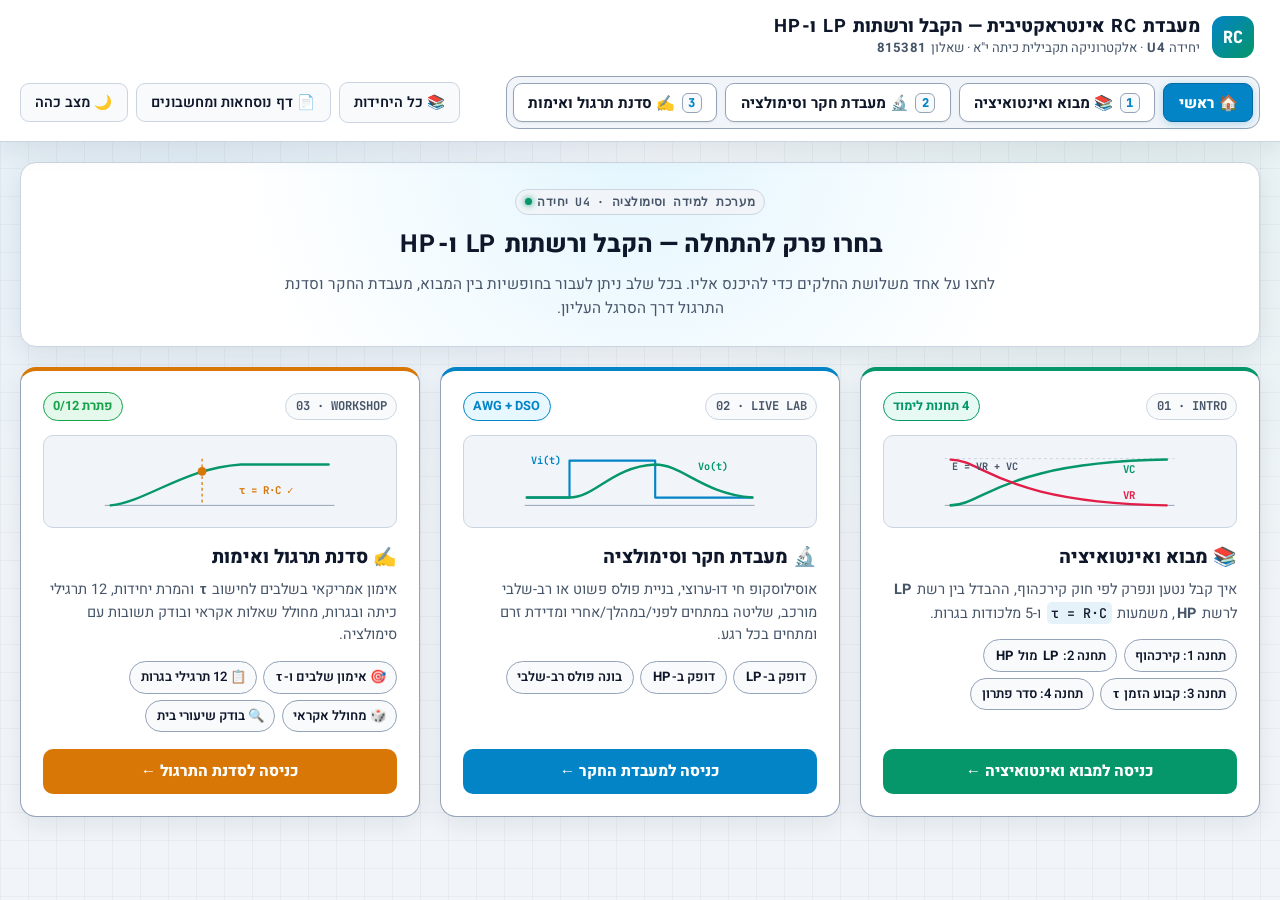
<file: u4-rc/index.html>
<!DOCTYPE html>
<html lang="he" dir="rtl" data-theme="light">
<head>
  <meta charset="UTF-8">
  <meta name="viewport" content="width=device-width, initial-scale=1.0">
  <title>מעבדת RC אינטראקטיבית — הקבל ורשתות LP ו-HP (יחידה U4)</title>
  <link rel="stylesheet" href="styles.css">
  <script defer src="engine.js"></script>
  <script defer src="visuals.js"></script>
  <script defer src="content.js"></script>
  <script defer src="app.js"></script>
</head>
<body>
  <header class="app-header">
    <div class="header-inner">
      <div class="brand" id="brand-home-trigger" role="button" tabindex="0" title="חזרה למסך הראשי">
        <div class="brand-icon" dir="ltr">RC</div>
        <div>
          <h1 class="brand-title">מעבדת <bdi dir="ltr" class="ltr-term">RC</bdi> אינטראקטיבית — הקבל ורשתות <bdi dir="ltr" class="ltr-term">LP</bdi> ו-<bdi dir="ltr" class="ltr-term">HP</bdi></h1>
          <p class="brand-sub">יחידה <bdi dir="ltr" class="ltr-term">U4</bdi> · אלקטרוניקה תקבילית כיתה י"א · שאלון <bdi dir="ltr" class="ltr-term">815381</bdi></p>
        </div>
      </div>

      <nav class="main-nav" aria-label="ניווט ראשי">
        <button class="nav-btn home-nav-btn active" data-tab="home" title="מסך בחירת הפרקים הראשי">🏠 ראשי</button>
        <button class="nav-btn" data-tab="intro"><span class="nav-num" dir="ltr">1</span> 📚 מבוא ואינטואיציה</button>
        <button class="nav-btn" data-tab="lab"><span class="nav-num" dir="ltr">2</span> 🔬 מעבדת חקר וסימולציה</button>
        <button class="nav-btn" data-tab="workshop"><span class="nav-num" dir="ltr">3</span> ✍️ סדנת תרגול ואימות</button>
      </nav>

      <div class="header-actions">
        <button id="btn-open-formulas" class="btn">📄 דף נוסחאות ומחשבונים</button>
        <button id="btn-toggle-theme" class="btn" title="החלף בין מצב כיתה בהיר למצב כהה">🌙 מצב כהה</button>
      </div>
    </div>
  </header>

  <main class="main-container">
    <!-- ================================================================
         TAB 0: HOME / 3 PRIMARY ENTRY BUTTONS LAUNCH HUB
         ================================================================ -->
    <section id="tab-home" class="tab-panel active">
      <div class="home-hero">
        <span class="mod-badge"><span class="led-dot lp"></span>יחידה <bdi dir="ltr" class="ltr-term">U4</bdi> · מערכת למידה וסימולציה</span>
        <h2>בחרו פרק להתחלה — הקבל ורשתות <bdi dir="ltr" class="ltr-term">LP</bdi> ו-<bdi dir="ltr" class="ltr-term">HP</bdi></h2>
        <p>לחצו על אחד משלושת החלקים כדי להיכנס אליו. בכל שלב ניתן לעבור בחופשיות בין המבוא, מעבדת החקר וסדנת התרגול דרך הסרגל העליון.</p>
      </div>

      <div class="home-cards-grid">
        <!-- Primary Button 1: Intro -->
        <div class="home-card card-intro" data-launch-tab="intro" role="button" tabindex="0">
          <div class="home-card-top">
            <span class="home-step-pill" dir="ltr">01 · INTRO</span>
            <span id="home-intro-badge" class="badge badge-lp">4 תחנות לימוד</span>
          </div>
          <div class="home-preview-box">
            <svg class="home-preview-svg" viewBox="0 0 260 76" aria-hidden="true">
              <line x1="12" y1="62" x2="248" y2="62" stroke="var(--border-strong)" stroke-width="1"/>
              <line x1="12" y1="14" x2="248" y2="14" stroke="var(--border)" stroke-dasharray="3 3" stroke-width="1"/>
              <path d="M18 62 C52 62, 68 18, 240 15" fill="none" stroke="var(--lp-color)" stroke-width="2.6" stroke-linecap="round"/>
              <path d="M18 15 C52 15, 68 59, 240 62" fill="none" stroke="var(--hp-color)" stroke-width="2.4" stroke-linecap="round"/>
              <text x="195" y="29" fill="var(--lp-color)" font-size="11" font-family="var(--font-mono)" font-weight="700" direction="ltr">VC</text>
              <text x="195" y="55" fill="var(--hp-color)" font-size="11" font-family="var(--font-mono)" font-weight="700" direction="ltr">VR</text>
              <text x="20" y="26" fill="var(--muted)" font-size="10.5" font-family="var(--font-mono)" font-weight="700" direction="ltr">E = VR + VC</text>
            </svg>
          </div>
          <h3>📚 מבוא ואינטואיציה</h3>
          <p>איך קבל נטען ונפרק לפי חוק קירכהוף, ההבדל בין רשת <bdi dir="ltr" class="ltr-term">LP</bdi> לרשת <bdi dir="ltr" class="ltr-term">HP</bdi>, משמעות <bdi dir="ltr" class="ltr-inline">τ = R·C</bdi> ו-5 מלכודות בגרות.</p>
          <div class="home-chips">
            <button type="button" class="home-chip" data-home-intro="ch1">תחנה 1: קירכהוף</button>
            <button type="button" class="home-chip" data-home-intro="ch2">תחנה 2: <bdi dir="ltr" class="ltr-term">LP</bdi> מול <bdi dir="ltr" class="ltr-term">HP</bdi></button>
            <button type="button" class="home-chip" data-home-intro="ch3">תחנה 3: קבוע הזמן <bdi dir="ltr" class="ltr-term">τ</bdi></button>
            <button type="button" class="home-chip" data-home-intro="ch4">תחנה 4: סדר פתרון</button>
          </div>
          <span class="home-cta-btn">כניסה למבוא ואינטואיציה ←</span>
        </div>

        <!-- Primary Button 2: Interactive Lab -->
        <div class="home-card card-lab" data-launch-tab="lab" role="button" tabindex="0">
          <div class="home-card-top">
            <span class="home-step-pill" dir="ltr">02 · LIVE LAB</span>
            <span class="badge badge-accent" dir="ltr">AWG + DSO</span>
          </div>
          <div class="home-preview-box">
            <svg class="home-preview-svg" viewBox="0 0 260 76" aria-hidden="true">
              <line x1="12" y1="62" x2="248" y2="62" stroke="var(--border-strong)" stroke-width="1"/>
              <path d="M14 54 H58 V16 H146 V54 H246" fill="none" stroke="var(--accent)" stroke-width="2.2" stroke-linejoin="round"/>
              <path d="M14 54 H58 C84 54, 102 22, 146 20 C174 20, 194 50, 246 54" fill="none" stroke="var(--lp-color)" stroke-width="2.5" stroke-linecap="round"/>
              <text x="18" y="20" fill="var(--accent)" font-size="10.5" font-family="var(--font-mono)" font-weight="700" direction="ltr">Vi(t)</text>
              <text x="190" y="26" fill="var(--lp-color)" font-size="10.5" font-family="var(--font-mono)" font-weight="700" direction="ltr">Vo(t)</text>
            </svg>
          </div>
          <h3>🔬 מעבדת חקר וסימולציה</h3>
          <p>אוסילוסקופ חי דו-ערוצי, בניית פולס פשוט או רב-שלבי מורכב, שליטה במתחים לפני/במהלך/אחרי ומדידת זרם ומתחים בכל רגע.</p>
          <div class="home-chips">
            <button type="button" class="home-chip" data-home-lab="lp-pulse">דופק ב-<bdi dir="ltr" class="ltr-term">LP</bdi></button>
            <button type="button" class="home-chip" data-home-lab="hp-pulse">דופק ב-<bdi dir="ltr" class="ltr-term">HP</bdi></button>
            <button type="button" class="home-chip" data-home-lab="complex">בונה פולס רב-שלבי</button>
          </div>
          <span class="home-cta-btn">כניסה למעבדת החקר ←</span>
        </div>

        <!-- Primary Button 3: Exercise Workshop -->
        <div class="home-card card-workshop" data-launch-tab="workshop" role="button" tabindex="0">
          <div class="home-card-top">
            <span class="home-step-pill" dir="ltr">03 · WORKSHOP</span>
            <span id="home-solved-badge" class="badge badge-done">פתרת 0/12</span>
          </div>
          <div class="home-preview-box">
            <svg class="home-preview-svg" viewBox="0 0 260 76" aria-hidden="true">
              <line x1="12" y1="62" x2="248" y2="62" stroke="var(--border-strong)" stroke-width="1"/>
              <path d="M18 62 C56 58, 92 24, 152 20 L242 20" fill="none" stroke="var(--lp-color)" stroke-width="2.4" stroke-linecap="round"/>
              <line x1="112" y1="14" x2="112" y2="62" stroke="var(--warn)" stroke-dasharray="3 3" stroke-width="1.3"/>
              <circle cx="112" cy="27" r="4.5" fill="var(--warn)"/>
              <text x="150" y="50" fill="var(--warn)" font-size="11" font-family="var(--font-mono)" font-weight="700" direction="ltr">τ = R·C ✓</text>
            </svg>
          </div>
          <h3>✍️ סדנת תרגול ואימות</h3>
          <p>אימון אמריקאי בשלבים לחישוב <bdi dir="ltr" class="ltr-term">τ</bdi> והמרת יחידות, 12 תרגילי כיתה ובגרות, מחולל שאלות אקראי ובודק תשובות עם סימולציה.</p>
          <div class="home-chips">
            <button type="button" class="home-chip" data-home-workshop="mcdril">🎯 אימון שלבים ו-<bdi dir="ltr" class="ltr-term">τ</bdi></button>
            <button type="button" class="home-chip" data-home-workshop="curated">📋 12 תרגילי בגרות</button>
            <button type="button" class="home-chip" data-home-workshop="random">🎲 מחולל אקראי</button>
            <button type="button" class="home-chip" data-home-workshop="custom">🔍 בודק שיעורי בית</button>
          </div>
          <span class="home-cta-btn">כניסה לסדנת התרגול ←</span>
        </div>
      </div>
    </section>

    <!-- ================================================================
         TAB 1: INTRODUCTION & INTUITION
         ================================================================ -->
    <section id="tab-intro" class="tab-panel">
      <div class="journey-shell">
        <div class="journey-header">
          <div class="journey-title-group">
            <span class="journey-kicker">מסלול לימוד מובנה · 4 תחנות חובה לפי הסדר</span>
            <span class="journey-sub">כל תחנה היא נושא נפרד שבונה את ההבנה לתחנה הבאה — מומלץ לעבור על כולן (<bdi dir="ltr" class="ltr-term">1 → 2 → 3 → 4</bdi>)</span>
          </div>
          <div class="journey-progress-box">
            <span id="intro-journey-count" class="badge badge-accent">עברת על 1 מתוך 4 נושאים</span>
            <div class="journey-seg-bar" id="intro-journey-segs" aria-hidden="true">
              <span class="j-seg active"></span>
              <span class="j-seg"></span>
              <span class="j-seg"></span>
              <span class="j-seg"></span>
            </div>
          </div>
        </div>

        <div class="journey-track" id="intro-chapter-nav" role="tablist" aria-label="תחנות פרק המבוא">
          <button type="button" class="journey-step-card active" data-chapter="ch1">
            <div class="j-step-top">
              <span class="j-step-num">תחנה 1</span>
              <span class="j-step-status" data-status-for="ch1">● בצפייה כעת</span>
            </div>
            <div class="j-step-title">איך קבל נטען ונפרק?</div>
            <div class="j-step-formula" dir="ltr">KVL: E = VR + VC</div>
            <div class="j-step-bridge">מוביל לתחנה 2: איפה מודדים מוצא?</div>
          </button>

          <div class="journey-arrow" data-arrow-after="ch1" aria-hidden="true">←</div>

          <button type="button" class="journey-step-card" data-chapter="ch2">
            <div class="j-step-top">
              <span class="j-step-num">תחנה 2</span>
              <span class="j-step-status" data-status-for="ch2">○ ממתין למעבר</span>
            </div>
            <div class="j-step-title">שתי רשתות מאותו מעגל</div>
            <div class="j-step-formula" dir="ltr">LP (VC) vs HP (VR)</div>
            <div class="j-step-bridge">מוביל לתחנה 3: מה קובע את הקצב?</div>
          </button>

          <div class="journey-arrow" data-arrow-after="ch2" aria-hidden="true">←</div>

          <button type="button" class="journey-step-card" data-chapter="ch3">
            <div class="j-step-top">
              <span class="j-step-num">תחנה 3</span>
              <span class="j-step-status" data-status-for="ch3">○ ממתין למעבר</span>
            </div>
            <div class="j-step-title">קבוע הזמן ורוחב הדופק</div>
            <div class="j-step-formula" dir="ltr">τ = R · C , 5τ</div>
            <div class="j-step-bridge">מוביל לתחנה 4: איך פותרים בבגרות?</div>
          </button>

          <div class="journey-arrow" data-arrow-after="ch3" aria-hidden="true">←</div>

          <button type="button" class="journey-step-card" data-chapter="ch4">
            <div class="j-step-top">
              <span class="j-step-num">תחנה 4</span>
              <span class="j-step-status" data-status-for="ch4">○ ממתין למעבר</span>
            </div>
            <div class="j-step-title">סדר הפתרון ו-5 מלכודות</div>
            <div class="j-step-formula" dir="ltr">6 שלבים מלאים</div>
            <div class="j-step-bridge">מוביל למעבדת החקר ולתרגול!</div>
          </button>
        </div>
      </div>

      <!-- Chapter 1: KVL & Charging Stages -->
      <div id="intro-ch1" class="intro-chapter">
        <div class="card">
          <div class="card-title">
            <span>חוק קירכהוף בטעינה ובפריקה: מתח המקור מתחלק בכל רגע</span>
            <span class="badge badge-accent">מפגש 16</span>
          </div>
          <p class="section-lead">
            לחצו על השלבים השונים כדי לראות איך המטען נצבר על לוחות הקבל, למה הזרם מתחיל חזק ונחלש, ואיך סכום המתחים בחוג נשמר תמיד <bdi dir="ltr" class="ltr-inline">E = VR + VC</bdi>.
          </p>

          <div class="segmented" id="kvl-stage-btns" style="margin-bottom: 1rem;">
            <button class="seg-btn active" data-stage="before">לפני הסגירה</button>
            <button class="seg-btn" data-stage="t0">ברגע הסגירה (<bdi dir="ltr" class="ltr-term">t = 0⁺</bdi>): קצר</button>
            <button class="seg-btn" data-stage="tau1">אחרי <bdi dir="ltr" class="ltr-term">τ</bdi> אחד (<bdi dir="ltr" class="ltr-term">63.2%</bdi>)</button>
            <button class="seg-btn" data-stage="tau2">אחרי <bdi dir="ltr" class="ltr-term">2τ</bdi> (<bdi dir="ltr" class="ltr-term">86.5%</bdi>)</button>
            <button class="seg-btn" data-stage="tau5">אחרי <bdi dir="ltr" class="ltr-term">5τ</bdi>: נתק</button>
            <button class="seg-btn" data-stage="discharge">פריקה (<bdi dir="ltr" class="ltr-term">0 = VR + VC</bdi>)</button>
          </div>

          <div class="two-col-eq">
            <div>
              <div class="canvas-wrap">
                <canvas id="intro-kvl-canvas" data-height="230"></canvas>
              </div>
              <div class="kvl-meter">
                <div style="display:flex; justify-content:space-between; align-items:center; margin-bottom:0.45rem;">
                  <strong>מאזן קירכהוף בחוג (<bdi dir="ltr" class="ltr-inline" id="kvl-eq-text">12V = 12.00V + 0.00V</bdi>)</strong>
                  <span id="kvl-current-badge" class="badge badge-accent" dir="ltr">I = 1.20 mA</span>
                </div>
                <div class="kvl-bar-track">
                  <div id="kvl-bar-vc" class="kvl-bar-vc" style="width: 0%;"></div>
                  <div id="kvl-bar-vr" class="kvl-bar-vr" style="width: 100%;"></div>
                </div>
                <div class="kvl-legend">
                  <span><span style="color:var(--lp-color);">■</span> על הקבל: <bdi dir="ltr" class="ltr-inline" id="kvl-vc-lbl">VC = 0.00 V</bdi></span>
                  <span><span style="color:var(--hp-color);">■</span> על הנגד: <bdi dir="ltr" class="ltr-inline" id="kvl-vr-lbl">VR = 12.00 V</bdi></span>
                </div>
              </div>
            </div>

            <div class="card" style="background: var(--card-soft);">
              <div class="module-head">
                <h3 id="kvl-stage-title"></h3>
                <span class="mod-badge"><span class="led-dot"></span>KVL LIVE</span>
              </div>
              <p id="kvl-stage-body"></p>
              <div id="kvl-quick-metrics" class="kvl-quick-metrics"></div>
              <div class="math-block" id="kvl-stage-math" dir="ltr"></div>
              <div style="margin-top: 0.9rem;">
                <button id="btn-demo-kvl-lab" class="btn btn-primary btn-sm">🔬 פתח מעגל זה במעבדה המלאה</button>
              </div>
            </div>
          </div>
        </div>
      </div>

      <!-- Chapter 2: LP vs HP -->
      <div id="intro-ch2" class="intro-chapter" style="display:none;">
        <div class="compare-cards">
          <div class="card" style="border-top: 4px solid var(--lp-color);">
            <div class="card-title">
              <span>רשת <bdi dir="ltr" class="ltr-term">LP</bdi> — מעביר נמוכים</span>
              <span class="badge badge-lp" dir="ltr">Vo = VC</span>
            </div>
            <div class="canvas-wrap" style="margin-bottom:0.8rem;">
              <canvas id="intro-lp-schematic" data-height="155"></canvas>
            </div>
            <p>הנגד בטור והקבל על המוצא. בגלל שהמתח על הקבל <bdi dir="ltr" class="ltr-inline">VC</bdi> תלוי במטען שנצבר עליו, <strong>המוצא של <bdi dir="ltr" class="ltr-term">LP</bdi> לעולם אינו קופץ בבת אחת</strong> — הוא רודף אחרי מתח המבוא בצורה מעוגלת וחלקה בקצב <bdi dir="ltr" class="ltr-inline">τ = R·C</bdi>.</p>
            <div class="spec-grid">
              <div class="spec-tile">
                <span class="spec-tag">⚡ ברגע קפיצה <bdi dir="ltr" class="ltr-inline">t₀⁺</bdi></span>
                <div class="spec-val">רציפות על הקבל:<br><bdi dir="ltr" class="ltr-inline">Vo(t₀⁺) = Vo(t₀⁻)</bdi></div>
              </div>
              <div class="spec-tile">
                <span class="spec-tag">⏳ במצב מתמיד (<bdi dir="ltr" class="ltr-inline">≥ 5τ</bdi>)</span>
                <div class="spec-val">הקבל נטען עד הסוף כנתק ← <bdi dir="ltr" class="ltr-inline">Vo = Vi</bdi></div>
              </div>
              <div class="spec-tile">
                <span class="spec-tag">📐 קצב התגובה</span>
                <div class="spec-val">טעינה ופריקה מעריכית עם <bdi dir="ltr" class="ltr-inline">τ = R·C</bdi></div>
              </div>
              <div class="spec-tile">
                <span class="spec-tag">📉 אופי המוצא</span>
                <div class="spec-val">מעוגל ומחליק — מסנן קפיצות חדות</div>
              </div>
            </div>
            <button class="btn btn-lp btn-sm" data-launch-preset="pulse-lp">הדגם דופק ב-<bdi dir="ltr" class="ltr-term">LP</bdi> במעבדה</button>
          </div>

          <div class="card" style="border-top: 4px solid var(--hp-color);">
            <div class="card-title">
              <span>רשת <bdi dir="ltr" class="ltr-term">HP</bdi> — מעביר גבוהים</span>
              <span class="badge badge-hp" dir="ltr">Vo = VR = Vi - VC</span>
            </div>
            <div class="canvas-wrap" style="margin-bottom:0.8rem;">
              <canvas id="intro-hp-schematic" data-height="155"></canvas>
            </div>
            <p>הקבל בטור והנגד על המוצא. ברגע שהמבוא קופץ, המתח על הקבל לא מספיק להשתנות — ולכן <strong>כל הקפיצה עוברת מיד אל הנגד!</strong> אחר כך הקבל נטען, והמתח על הנגד דועך חזרה אל <bdi dir="ltr" class="ltr-inline">0 V</bdi>.</p>
            <div class="spec-grid">
              <div class="spec-tile">
                <span class="spec-tag">⚡ ברגע קפיצה <bdi dir="ltr" class="ltr-inline">t₀⁺</bdi></span>
                <div class="spec-val">כל הקפיצה במוצא:<br><bdi dir="ltr" class="ltr-inline">Vo(t₀⁺) = Vo(t₀⁻) + ΔVi</bdi></div>
              </div>
              <div class="spec-tile">
                <span class="spec-tag">⏳ במצב מתמיד (<bdi dir="ltr" class="ltr-inline">≥ 5τ</bdi>)</span>
                <div class="spec-val">הקבל נתק ואין זרם ← <bdi dir="ltr" class="ltr-inline">Vo = 0 V</bdi></div>
              </div>
              <div class="spec-tile">
                <span class="spec-tag">🔻 מתח שלילי בסוף דופק</span>
                <div class="spec-val">ירידה <bdi dir="ltr" class="ltr-inline">ΔVi &lt; 0</bdi> מורידה מתחת ל-<bdi dir="ltr" class="ltr-inline">0 V</bdi></div>
              </div>
              <div class="spec-tile">
                <span class="spec-tag">🔍 בדיקת שימור</span>
                <div class="spec-val">בכל רגע: <bdi dir="ltr" class="ltr-inline">VC + Vo = Vi</bdi></div>
              </div>
            </div>
            <button class="btn btn-hp btn-sm" data-launch-preset="pulse-hp">הדגם דופק ב-<bdi dir="ltr" class="ltr-term">HP</bdi> במעבדה</button>
          </div>
        </div>

        <div class="card" style="margin-top: 1rem;">
          <div class="card-title">
            <span>זהות הזהב לבדיקה עצמית בכל רגע</span>
            <button class="btn btn-primary btn-sm" data-launch-preset="compare-both">🔬 השווה <bdi dir="ltr" class="ltr-term">LP + HP</bdi> יחד במעבדה</button>
          </div>
          <p>בגלל ששתי הרשתות הן בדיוק אותו מעגל טעינה (פעם מודדים על הקבל ופעם על הנגד), מתקיים חוק קירכהוף בכל רגע נתון:</p>
          <div class="math-block" dir="ltr">Vo(LP) + Vo(HP) = VC + VR = Vi(t)   ⇒   Vo(HP) = Vi(t) - Vo(LP)</div>
        </div>
      </div>

      <!-- Chapter 3: T vs tau -->
      <div id="intro-ch3" class="intro-chapter" style="display:none;">
        <div class="card">
          <div class="card-title">
            <span>מה קובע את צורת המוצא? היחס בין משך הדופק (<bdi dir="ltr" class="ltr-term">T</bdi>) לקבוע הזמן (<bdi dir="ltr" class="ltr-term">τ</bdi>)</span>
          </div>
          <p class="section-lead">בחרו יחס זמנים וראו כיצד אותו גל ריבועי מתעצב ברשת <bdi dir="ltr" class="ltr-term">LP</bdi> לעומת רשת <bdi dir="ltr" class="ltr-term">HP</bdi>.</p>
          <div class="segmented" id="tau-regime-btns" style="margin-bottom: 1rem;">
            <button class="seg-btn active" data-regime="long">דופק ארוך (<bdi dir="ltr" class="ltr-term">T ≫ τ</bdi>)</button>
            <button class="seg-btn" data-regime="med">זמן בינוני (<bdi dir="ltr" class="ltr-term">T ≈ τ</bdi>)</button>
            <button class="seg-btn" data-regime="short">גל מהיר (<bdi dir="ltr" class="ltr-term">T ≪ τ</bdi>)</button>
          </div>
          <div class="two-col-eq">
            <div class="canvas-wrap">
              <canvas id="intro-tau-canvas" data-height="250"></canvas>
            </div>
            <div class="card" style="background: var(--card-soft);">
              <h3 id="tau-regime-title" style="margin-top:0;"></h3>
              <p id="tau-regime-lp"></p>
              <p id="tau-regime-hp"></p>
              <button class="btn btn-primary btn-sm" id="btn-launch-square-regime">🔬 נסה בעצמך במעבדה</button>
            </div>
          </div>
        </div>
      </div>

      <!-- Chapter 4: 6-step Bagrut Roadmap & Pitfalls -->
      <div id="intro-ch4" class="intro-chapter" style="display:none;">
        <div class="card" style="margin-bottom: 1rem;">
          <div class="card-title"><span>סדר הפתרון המנצח לשאלת בגרות ב-<bdi dir="ltr" class="ltr-term">RC</bdi> (6 שלבים)</span></div>
          <div class="roadmap-steps">
            <div class="roadmap-step"><span class="roadmap-num">1</span><strong>מזהים רשת:</strong> מוצא על הקבל ← <bdi dir="ltr" class="ltr-term">LP</bdi>. מוצא על הנגד ← <bdi dir="ltr" class="ltr-term">HP</bdi>.</div>
            <div class="roadmap-step"><span class="roadmap-num">2</span><strong>מחשבים <bdi dir="ltr" class="ltr-term">τ</bdi>:</strong> <bdi dir="ltr" class="ltr-inline">τ = R · C</bdi> עם יחידות (<bdi dir="ltr" class="ltr-inline">kΩ·µF = ms</bdi>). מפסק שמשנה נגד ← <bdi dir="ltr" class="ltr-term">τ</bdi> חדש!</div>
            <div class="roadmap-step"><span class="roadmap-num">3</span><strong>מחלקים לקטעים:</strong> קטע חדש בכל שינוי במבוא. <bdi dir="ltr" class="ltr-inline">Δt = t - t₀</bdi> נמדד מתחילת הקטע.</div>
            <div class="roadmap-step"><span class="roadmap-num">4</span><strong>בכל קטע:</strong> ב-<bdi dir="ltr" class="ltr-term">LP</bdi> מוצאים <bdi dir="ltr" class="ltr-inline">V₀, Vf</bdi>. ב-<bdi dir="ltr" class="ltr-term">HP</bdi> קודם קופצים ב-<bdi dir="ltr" class="ltr-inline">ΔVi</bdi> ואז דועכים אל <bdi dir="ltr" class="ltr-inline">0</bdi>.</div>
            <div class="roadmap-step"><span class="roadmap-num">5</span><strong>מציבים ומחשבים:</strong> מתח ← נוסחת <bdi dir="ltr" class="ltr-inline">e^(-Δt/τ)</bdi>. זמן ('מתי') ← שורת ה-<bdi dir="ltr" class="ltr-term">ln</bdi> + להוסיף <bdi dir="ltr" class="ltr-inline">t₀</bdi>.</div>
            <div class="roadmap-step"><span class="roadmap-num">6</span><strong>מסרטטים:</strong> המוצא מתחת למבוא בדיוק באותו ציר זמן, עם כל הערכים שחושבו.</div>
          </div>
        </div>

        <div class="card">
          <div class="card-title"><span>5 הטעויות הנפוצות שעולות בנקודות — ואיך נמנעים מהן</span></div>
          <div class="pitfall-grid" id="pitfalls-container"></div>
        </div>
      </div>

      <div class="intro-flow-footer" id="intro-next-bar">
        <div class="intro-flow-context">
          <span id="intro-step-indicator" class="badge badge-accent">תחנה 1 מתוך 4</span>
          <span id="intro-next-reason" class="intro-next-reason"></span>
        </div>
        <div class="intro-flow-actions">
          <button type="button" class="btn btn-sm" id="btn-intro-prev">→ התחנה הקודמת</button>
          <button type="button" class="btn btn-primary" id="btn-intro-next">המשך לתחנה 2: רשת LP מול HP ←</button>
          <button type="button" class="btn btn-sm" data-goto-tab="lab">🔬 למעבדה</button>
          <button type="button" class="btn btn-sm" data-goto-tab="workshop">✍️ לתרגול</button>
        </div>
      </div>
    </section>

    <!-- ================================================================
         TAB 2: INTERACTIVE LAB & SYNCHRONIZED OSCILLOSCOPE
         ================================================================ -->
    <section id="tab-lab" class="tab-panel">
      <div class="lab-layout">
        <!-- Controls Column -->
        <aside class="controls-stack">
          <div class="control-group">
            <div class="module-head">
              <h3>1. בחירת טופולוגיית הרשת</h3>
              <span class="mod-badge"><span class="led-dot lp"></span>MOD 01</span>
            </div>
            <div class="topo-grid" id="lab-network-seg">
              <button class="topo-btn active lp" data-net="LP" type="button">
                <svg class="topo-svg" viewBox="0 0 64 28" aria-hidden="true">
                  <path d="M4 10 H16 L19 5 L23 15 L27 5 L31 15 L34 10 H52" fill="none" stroke="currentColor" stroke-width="1.8" stroke-linecap="round" stroke-linejoin="round"/>
                  <line x1="42" y1="10" x2="42" y2="16" stroke="var(--lp-color)" stroke-width="1.8"/>
                  <line x1="36" y1="16" x2="48" y2="16" stroke="var(--lp-color)" stroke-width="2"/>
                  <line x1="36" y1="20" x2="48" y2="20" stroke="var(--lp-color)" stroke-width="2"/>
                  <line x1="42" y1="20" x2="42" y2="26" stroke="var(--lp-color)" stroke-width="1.8"/>
                  <circle cx="54" cy="10" r="2.2" fill="var(--lp-color)"/>
                </svg>
                <span>רשת <bdi dir="ltr" class="ltr-term">LP</bdi> (קבל)</span>
              </button>
              <button class="topo-btn hp" data-net="HP" type="button">
                <svg class="topo-svg" viewBox="0 0 64 28" aria-hidden="true">
                  <line x1="4" y1="10" x2="20" y2="10" stroke="currentColor" stroke-width="1.8"/>
                  <line x1="20" y1="4" x2="20" y2="16" stroke="var(--hp-color)" stroke-width="2"/>
                  <line x1="24" y1="4" x2="24" y2="16" stroke="var(--hp-color)" stroke-width="2"/>
                  <line x1="24" y1="10" x2="52" y2="10" stroke="currentColor" stroke-width="1.8"/>
                  <path d="M42 10 V14 L46 16 L38 19 L46 22 L38 25 L42 26 V28" fill="none" stroke="var(--hp-color)" stroke-width="1.8" stroke-linecap="round" stroke-linejoin="round"/>
                  <circle cx="54" cy="10" r="2.2" fill="var(--hp-color)"/>
                </svg>
                <span>רשת <bdi dir="ltr" class="ltr-term">HP</bdi> (נגד)</span>
              </button>
              <button class="topo-btn" data-net="BOTH" type="button">
                <svg class="topo-svg" viewBox="0 0 64 28" aria-hidden="true">
                  <path d="M6 19 C16 19, 20 8, 34 8 L58 8" fill="none" stroke="var(--lp-color)" stroke-width="2" stroke-linecap="round"/>
                  <path d="M6 21 L18 7 C23 16, 30 21, 58 21" fill="none" stroke="var(--hp-color)" stroke-width="2" stroke-linecap="round"/>
                </svg>
                <span>השוואה יחד</span>
              </button>
            </div>
          </div>

          <div class="control-group">
            <h3>2. רכיבי המעגל וקבוע הזמן <bdi dir="ltr" class="ltr-term">τ</bdi></h3>
            <div class="field-row">
              <div class="field-label">
                <span>נגד (<bdi dir="ltr" class="ltr-term">R₁</bdi>)</span>
                <span id="lab-r1-readout" dir="ltr" class="ltr-inline">10 kΩ</span>
              </div>
              <div class="input-combo">
                <input id="lab-r1-val" class="input-box ltr-input" type="number" step="0.1" min="0.1" value="10">
                <select id="lab-r1-unit" class="select-box" dir="ltr">
                  <option value="Ω">Ω</option>
                  <option value="kΩ" selected>kΩ</option>
                  <option value="MΩ">MΩ</option>
                </select>
              </div>
              <input id="lab-r1-slider" type="range" min="1" max="100" step="0.5" value="10">
            </div>

            <div class="field-row">
              <div class="field-label">
                <span>קבל (<bdi dir="ltr" class="ltr-term">C</bdi>)</span>
                <span id="lab-c-readout" dir="ltr" class="ltr-inline">0.1 µF</span>
              </div>
              <div class="input-combo">
                <input id="lab-c-val" class="input-box ltr-input" type="number" step="0.1" min="0.01" value="0.1">
                <select id="lab-c-unit" class="select-box" dir="ltr">
                  <option value="nF">nF</option>
                  <option value="µF" selected>µF</option>
                  <option value="mF">mF</option>
                </select>
              </div>
              <input id="lab-c-slider" type="range" min="0.05" max="20" step="0.05" value="0.1">
            </div>

            <div class="tau-readout">
              <div>
                <div style="font-size:0.8rem; color:var(--muted);">קבוע זמן <bdi dir="ltr" class="ltr-term">τ = R·C</bdi></div>
                <strong id="lab-tau-val" dir="ltr" class="ltr-inline" style="font-size:1.05rem;">1 ms</strong>
              </div>
              <div>
                <div style="font-size:0.8rem; color:var(--muted);">מצב מתמיד (<bdi dir="ltr" class="ltr-term">5τ</bdi>)</div>
                <strong id="lab-5tau-val" dir="ltr" class="ltr-inline" style="font-size:1.05rem;">5 ms</strong>
              </div>
            </div>
          </div>

          <div class="control-group">
            <div class="module-head">
              <h3>3. מחולל אות המבוא <bdi dir="ltr" class="ltr-term">Vi(t)</bdi></h3>
              <span class="mod-badge"><span class="led-dot warn"></span>AWG</span>
            </div>
            <div class="field-row">
              <div class="field-label">
                <span>סוג אות / תבנית</span>
                <button id="btn-quick-complex" type="button" class="btn btn-sm" style="padding:0.18rem 0.5rem; font-size:0.75rem;">🎛️ בונה רב-שלבי</button>
              </div>
              <select id="lab-preset" class="select-box">
                <option value="step-up">מדרגה עולה מאפס (0V → Vi)</option>
                <option value="discharge">פריקה ממצב מתמיד (V0 → 0V)</option>
                <option value="step-offset">מדרגה מרמה שלילית/קבועה (V1 → V2)</option>
                <option value="pulse" selected>דופק מלא (לפני / במהלך / אחרי)</option>
                <option value="complex">בונה פולס מורכב — רב-שלבי (לפני / שלבים / אחרי)</option>
                <option value="two-step">שתי מדרגות רצופות (3 רמות)</option>
                <option value="square">גל ריבועי מחזורי (Square Wave)</option>
                <option value="switch-2025">מפסק משנה-נגד (בסגנון בגרות 2025)</option>
              </select>
            </div>
            <div id="lab-signal-fields"></div>
          </div>
        </aside>

        <!-- Stage Column -->
        <div class="lab-stage">
          <!-- Circuit + KVL Live Bar -->
          <div class="card" style="padding:0.9rem;">
            <div class="card-title" style="margin-bottom:0.45rem;">
              <span>המעגל החשמלי וזרימת המטען בזמן אמת</span>
              <span id="lab-state-pill" class="badge badge-accent">מצב המעגל</span>
            </div>
            <div class="canvas-wrap">
              <canvas id="lab-circuit-canvas" data-height="220"></canvas>
            </div>
            <div class="kvl-meter" style="margin-top:0.65rem;">
              <div style="display:flex; justify-content:space-between; flex-wrap:wrap; gap:0.4rem; margin-bottom:0.4rem;">
                <span>בדיקת קירכהוף בכל רגע: <bdi dir="ltr" class="ltr-inline" id="lab-kvl-eq">Vi = VR + VC</bdi></span>
                <span id="lab-kvl-sum-check" class="badge badge-done" dir="ltr">VC + VR = Vi ✓</span>
              </div>
              <div class="kvl-bar-track">
                <div id="lab-bar-vc" class="kvl-bar-vc" style="width:50%;"></div>
                <div id="lab-bar-vr" class="kvl-bar-vr" style="width:50%;"></div>
              </div>
              <div class="kvl-legend">
                <span><span style="color:var(--lp-color);">■</span> על הקבל: <bdi dir="ltr" class="ltr-inline" id="lab-kvl-vc-lbl">VC = 0.00 V</bdi></span>
                <span><span style="color:var(--hp-color);">■</span> על הנגד: <bdi dir="ltr" class="ltr-inline" id="lab-kvl-vr-lbl">VR = 0.00 V</bdi></span>
              </div>
            </div>
          </div>

          <!-- Dual Synchronized Oscilloscope -->
          <div class="card" style="padding:0; overflow:hidden;">
            <div class="scope-toolbar">
              <div class="toolbar-group">
                <button id="btn-lab-play" class="btn btn-primary btn-sm">▶ הפעל אנימציה</button>
                <button id="btn-lab-reset" class="btn btn-sm">↺ אפס</button>
                <select id="lab-speed" class="select-box" dir="ltr" style="padding:0.32rem 0.45rem;">
                  <option value="0.25">0.25x</option>
                  <option value="0.5">0.5x</option>
                  <option value="1" selected>1x</option>
                  <option value="2">2x</option>
                </select>
                <button id="btn-jump-side" class="btn btn-sm" style="display:none;" title="בזמן קפיצה ניתן לבדוק ערך רגע לפני ורגע אחרי"></button>
              </div>
              <div class="toolbar-group">
                <label class="check-label"><input type="checkbox" id="chk-compare"> הצג גם רשת נגדית</label>
                <label class="check-label"><input type="checkbox" id="chk-tau" checked> סמן <bdi dir="ltr" class="ltr-term">τ / 5τ</bdi></label>
                <label class="check-label"><input type="checkbox" id="chk-endpoints" checked> נקודות קצה</label>
              </div>
            </div>

            <div class="canvas-wrap" style="border:none; border-radius:0;">
              <canvas id="lab-scope-canvas" data-height="390"></canvas>
            </div>

            <div style="padding: 0.65rem 0.9rem; background: var(--card-soft); border-top: 1px solid var(--border); display:flex; align-items:center; gap:0.75rem;">
              <span style="font-size:0.85rem; color:var(--muted); white-space:nowrap;">סמן זמן:</span>
              <input id="lab-time-scrubber" type="range" min="0" max="1000" value="1000" dir="ltr">
              <span id="lab-cursor-t-badge" class="ltr-inline" dir="ltr" style="white-space:nowrap;">t = 0 ms</span>
            </div>

            <div class="live-readout-strip">
              <div class="stat-chip"><div class="stat-lbl">מתח מבוא <bdi dir="ltr" class="ltr-term">Vi</bdi></div><div id="read-vi" class="stat-val" style="color:var(--accent);">0.00 V</div></div>
              <div class="stat-chip"><div class="stat-lbl">מתח קבל <bdi dir="ltr" class="ltr-term">VC (LP)</bdi></div><div id="read-vc" class="stat-val" style="color:var(--lp-color);">0.00 V</div></div>
              <div class="stat-chip"><div class="stat-lbl">מתח נגד <bdi dir="ltr" class="ltr-term">VR (HP)</bdi></div><div id="read-vr" class="stat-val" style="color:var(--hp-color);">0.00 V</div></div>
              <div class="stat-chip"><div class="stat-lbl">זרם בחוג <bdi dir="ltr" class="ltr-term">I</bdi></div><div id="read-i" class="stat-val">0.00 mA</div></div>
              <div class="stat-chip"><div class="stat-lbl">זמן בקטע <bdi dir="ltr" class="ltr-term">Δt</bdi></div><div id="read-dt" class="stat-val">0.00 ms</div></div>
            </div>
          </div>

          <!-- Live Point & Time Calculator -->
          <div class="card">
            <div class="card-title">
              <span>מחשבון נקודה חיה על הגרף — הצבה שלב-אחר-שלב</span>
              <div class="segmented" id="insp-mode-seg">
                <button class="seg-btn active" data-mode="voltage">חשב מתח בזמן <bdi dir="ltr" class="ltr-term">Vo(t)</bdi></button>
                <button class="seg-btn" data-mode="time">מצא זמן למתח <bdi dir="ltr" class="ltr-term">t(V)</bdi></button>
              </div>
            </div>

            <div class="inspector-grid">
              <div class="card" style="background:var(--card-soft);">
                <div id="insp-voltage-box">
                  <div class="field-row">
                    <label class="field-label" for="insp-t-input"><span>הזן זמן לבדיקה (<span id="insp-t-unit" dir="ltr">ms</span>)</span></label>
                    <input id="insp-t-input" class="input-box ltr-input" type="text" inputmode="decimal" value="2">
                  </div>
                  <div class="field-row">
                    <label class="field-label" for="insp-side-select"><span>צד הקפיצה (חשוב ב-<bdi dir="ltr" class="ltr-term">HP</bdi>)</span></label>
                    <select id="insp-side-select" class="select-box">
                      <option value="after">מיד אחרי / בתוך הקטע (t⁺)</option>
                      <option value="before">רגע לפני הקפיצה (t⁻)</option>
                    </select>
                  </div>
                  <button id="btn-insp-calc-v" class="btn btn-primary" style="width:100%; margin-top:0.4rem;">📍 חשב וסמן על הגרף</button>
                </div>

                <div id="insp-time-box" style="display:none;">
                  <div class="field-row">
                    <label class="field-label" for="insp-v-input">מתח מטרה מבוקש (<bdi dir="ltr" class="ltr-term">V</bdi>)</label>
                    <input id="insp-v-input" class="input-box ltr-input" type="text" inputmode="decimal" value="3">
                  </div>
                  <div class="field-row">
                    <label class="field-label" for="insp-seg-select">קטע לחיפוש</label>
                    <select id="insp-seg-select" class="select-box">
                      <option value="all">כל הקטעים בגרף</option>
                    </select>
                  </div>
                  <button id="btn-insp-calc-t" class="btn btn-primary" style="width:100%; margin-top:0.4rem;">⏱️ מצא זמן ב-<bdi dir="ltr" class="ltr-term">ln</bdi> וסמן</button>
                </div>
              </div>

              <div id="insp-output" class="step-list">
                <p class="section-lead" style="margin:0;">הזינו זמן או מתח מטרה כדי לראות את החישוב המלא בסגנון בגרות ואת הנקודה מסומנת בסיכה על האוסילוסקופ.</p>
              </div>
            </div>
          </div>
        </div>
      </div>
    </section>

    <!-- ================================================================
         TAB 3: EXERCISE WORKSHOP & CUSTOM VALIDATOR
         ================================================================ -->
    <section id="tab-workshop" class="tab-panel">
      <div class="workshop-header">
        <div class="segmented" id="workshop-subtabs">
          <button class="seg-btn active" data-sub="curated">📖 תרגילי יחידה ובגרות (12)</button>
          <button class="seg-btn" data-sub="mcdril">🎯 אימון שלבים ו-<bdi dir="ltr" class="ltr-term">τ</bdi> (אמריקאי)</button>
          <button class="seg-btn" data-sub="random">🎲 מחולל תרגול אינסופי</button>
          <button class="seg-btn" data-sub="custom">🛠️ פתרון ואימות תרגיל משלי</button>
        </div>
        <div id="workshop-progress-badge" class="badge badge-done">פתרת 0 מתוך 12 תרגילים</div>
      </div>

      <div class="workshop-layout">
        <div class="workshop-main-col">
          <!-- Sub-tab 1: Curated 12 Exercises -->
          <div id="sub-curated" class="workshop-subpanel">
        <div class="filter-pills" id="ex-filter-pills">
          <button class="chapter-pill active" data-filter="all">הכול (12)</button>
          <button class="chapter-pill" data-filter="m16">מפגש 16: קירכהוף ו-<bdi dir="ltr" class="ltr-term">τ</bdi></button>
          <button class="chapter-pill" data-filter="lp">מפגש 17: רשת <bdi dir="ltr" class="ltr-term">LP</bdi></button>
          <button class="chapter-pill" data-filter="hp">מפגש 19: רשת <bdi dir="ltr" class="ltr-term">HP</bdi></button>
          <button class="chapter-pill" data-filter="m20">מפגש 20: בגרות ומפסק</button>
        </div>
        <div id="curated-ex-list" class="exercise-list"></div>
      </div>

          <!-- Sub-tab 1B: Multiple-Choice Steps & τ / Unit Conversion Trainer -->
          <div id="sub-mcdril" class="workshop-subpanel" style="display:none;">
            <div class="card" style="margin-bottom: 1rem;">
              <div class="module-head">
                <h3 style="margin:0;">אימון שלבים ו-<bdi dir="ltr" class="ltr-term">τ</bdi> עם תשובות אמריקאיות</h3>
                <span class="mod-badge"><span class="led-dot"></span>MC TRAINER</span>
              </div>
              <div style="display:flex; flex-wrap:wrap; gap:0.75rem; align-items:center; justify-content:space-between;">
                <div style="display:flex; flex-wrap:wrap; gap:0.65rem; align-items:center;">
                  <div class="segmented" id="mc-drill-mode">
                    <button class="seg-btn active" data-mcmode="tau">⚡ חישוב <bdi dir="ltr" class="ltr-term">τ</bdi> והמרת יחידות</button>
                    <button class="seg-btn" data-mcmode="stages">🧭 פירוק תרגיל מלא ל-5 שלבים</button>
                  </div>
                  <div id="mc-stages-net-wrap" style="display:none; align-items:center; gap:0.45rem;">
                    <label for="mc-stages-net" style="font-size:0.86rem; color:var(--muted);">רשת:</label>
                    <select id="mc-stages-net" class="select-box" style="width:auto; padding:0.35rem 0.65rem;">
                      <option value="MIXED">מעורב אקראי (LP / HP)</option>
                      <option value="LP">LP בלבד</option>
                      <option value="HP">HP בלבד</option>
                    </select>
                  </div>
                  <button id="btn-next-mc" class="btn btn-primary btn-sm">🎲 שאלה חדשה</button>
                </div>
                <span id="mc-score-badge" class="badge badge-accent">נכונות: 0 / 0 · רצף: 0</span>
              </div>
            </div>
            <div id="mc-drill-host"></div>
          </div>

          <!-- Sub-tab 2: Randomized Trainer -->
      <div id="sub-random" class="workshop-subpanel" style="display:none;">
        <div class="card" style="margin-bottom: 1rem;">
          <div class="card-title"><span>מחולל תרגילים אינסופי עם בדיקה וסימולציה</span></div>
          <div style="display:flex; flex-wrap:wrap; gap:0.75rem; align-items:flex-end;">
            <div class="field-row" style="margin:0; min-width:180px;">
              <label class="field-label" for="rand-net">רשת</label>
              <select id="rand-net" class="select-box">
                <option value="MIXED">מעורב אקראי (LP / HP)</option>
                <option value="LP">רשת LP בלבד</option>
                <option value="HP">רשת HP בלבד</option>
              </select>
            </div>
            <div class="field-row" style="margin:0; min-width:210px;">
              <label class="field-label" for="rand-diff">רמת קושי</label>
              <select id="rand-diff" class="select-box">
                <option value="basic">בסיסית — מדרגה בודדת</option>
                <option value="medium" selected>בינונית — דופק שלב-אחר-שלב</option>
                <option value="bagrut">בגרות — דופק על רמה קבועה וזמן</option>
              </select>
            </div>
            <button id="btn-gen-random" class="btn btn-primary">🎲 צור תרגיל חדש</button>
          </div>
        </div>
        <div id="random-ex-container"></div>
      </div>

      <!-- Sub-tab 3: Custom Homework Problem Solver & Validator -->
      <div id="sub-custom" class="workshop-subpanel" style="display:none;">
        <div class="card">
          <div class="card-title"><span>פתרון ואימות תרגיל מהמחברת או מדף העבודה</span></div>
          <p class="section-lead">
            הזינו את נתוני המעגל והמבוא מהתרגיל שלכם, בחרו מה מחפשים (מתח בזמן נתון או זמן למתח נתון), וכתבו את התשובה שחישבתם במחברת כדי לאמת אותה בסימולציה!
          </p>

          <div class="two-col-eq">
            <div class="card" style="background:var(--card-soft);">
              <h3 style="margin-top:0;">נתוני המעגל ואות המבוא</h3>
              <div style="display:grid; grid-template-columns:repeat(auto-fit, minmax(140px, 1fr)); gap:0.7rem;">
                <div class="field-row">
                  <label class="field-label" for="cust-net">סוג רשת</label>
                  <select id="cust-net" class="select-box">
                    <option value="LP">LP (מוצא על הקבל)</option>
                    <option value="HP">HP (מוצא על הנגד)</option>
                  </select>
                </div>
                <div class="field-row">
                  <label class="field-label" for="cust-wave">צורת מבוא</label>
                  <select id="cust-wave" class="select-box">
                    <option value="pulse" selected>דופק (Pulse)</option>
                    <option value="step">מדרגה (Step)</option>
                  </select>
                </div>
                <div class="field-row">
                  <label class="field-label" for="cust-r"><span>נגד <bdi dir="ltr" class="ltr-term">R</bdi></span></label>
                  <div class="input-combo">
                    <input id="cust-r" class="input-box ltr-input" type="number" step="0.1" value="10">
                    <select id="cust-r-u" class="select-box" dir="ltr">
                      <option value="Ω">Ω</option>
                      <option value="kΩ" selected>kΩ</option>
                      <option value="MΩ">MΩ</option>
                    </select>
                  </div>
                </div>
                <div class="field-row">
                  <label class="field-label" for="cust-c"><span>קבל <bdi dir="ltr" class="ltr-term">C</bdi></span></label>
                  <div class="input-combo">
                    <input id="cust-c" class="input-box ltr-input" type="number" step="0.1" value="0.1">
                    <select id="cust-c-u" class="select-box" dir="ltr">
                      <option value="nF">nF</option>
                      <option value="µF" selected>µF</option>
                      <option value="mF">mF</option>
                    </select>
                  </div>
                </div>
              </div>

              <div style="display:grid; grid-template-columns:repeat(auto-fit, minmax(120px, 1fr)); gap:0.7rem; margin-top:0.7rem;">
                <div class="field-row">
                  <label class="field-label" for="cust-vbase"><span>רמה לפני (<bdi dir="ltr" class="ltr-term">V</bdi>)</span></label>
                  <input id="cust-vbase" class="input-box ltr-input" type="number" step="0.5" value="0">
                </div>
                <div class="field-row">
                  <label class="field-label" for="cust-vpulse"><span>רמה במדרגה/דופק (<bdi dir="ltr" class="ltr-term">V</bdi>)</span></label>
                  <input id="cust-vpulse" class="input-box ltr-input" type="number" step="0.5" value="10">
                </div>
                <div class="field-row" id="cust-vafter-wrap">
                  <label class="field-label" for="cust-vafter"><span>רמה אחרי הדופק (<bdi dir="ltr" class="ltr-term">V</bdi>)</span></label>
                  <input id="cust-vafter" class="input-box ltr-input" type="number" step="0.5" value="0">
                </div>
                <div class="field-row">
                  <label class="field-label" for="cust-t1"><span>זמן התחלה (<bdi dir="ltr" class="ltr-term">ms</bdi>)</span></label>
                  <input id="cust-t1" class="input-box ltr-input" type="number" step="0.5" value="1">
                </div>
                <div class="field-row" id="cust-t2-wrap">
                  <label class="field-label" for="cust-t2"><span>זמן סיום דופק (<bdi dir="ltr" class="ltr-term">ms</bdi>)</span></label>
                  <input id="cust-t2" class="input-box ltr-input" type="number" step="0.5" value="3">
                </div>
              </div>

              <hr style="border:none; border-top:1px solid var(--border); margin:0.9rem 0;">

              <div style="display:grid; grid-template-columns:repeat(auto-fit, minmax(150px, 1fr)); gap:0.7rem;">
                <div class="field-row">
                  <label class="field-label" for="cust-qtype">מה מחפשים?</label>
                  <select id="cust-qtype" class="select-box">
                    <option value="v_at_t">מתח המוצא בזמן נתון Vo(t)</option>
                    <option value="t_at_v">מתי המוצא מגיע למתח V</option>
                  </select>
                </div>
                <div class="field-row">
                  <label class="field-label" id="cust-qparam-lbl" for="cust-qparam"><span>הזמן המבוקש (<bdi dir="ltr" class="ltr-term">ms</bdi>)</span></label>
                  <input id="cust-qparam" class="input-box ltr-input" type="text" inputmode="decimal" value="4">
                </div>
                <div class="field-row">
                  <label class="field-label" for="cust-student-ans">התשובה שחישבתי (לא חובה)</label>
                  <input id="cust-student-ans" class="input-box ltr-input" type="text" inputmode="decimal" placeholder="-3.18">
                </div>
              </div>

              <div style="display:flex; flex-wrap:wrap; gap:0.5rem; margin-top:0.85rem;">
                <button id="btn-cust-verify" class="btn btn-primary">✅ בדוק ואמת בסימולציה</button>
                <button id="btn-cust-to-lab" class="btn">🔬 טען למעבדה המלאה</button>
              </div>
              <div id="cust-feedback" class="feedback-msg"></div>
            </div>

            <div>
              <div class="canvas-wrap" style="margin-bottom:0.85rem;">
                <canvas id="cust-scope-canvas" data-height="310"></canvas>
              </div>
              <div id="cust-steps" class="step-list"></div>
            </div>
          </div>
        </div>
      </div>
        </div>
        <aside id="workshop-unit-sidebar" class="unit-sidebar" aria-label="טבלת קידומות והמרת יחידות"></aside>
      </div>
    </section>
  </main>

  <!-- ================================================================
       SLIDE-OVER FORMULA SHEET & AUXILIARY CALCULATORS DRAWER
       ================================================================ -->
  <div id="drawer-backdrop" class="drawer-backdrop"></div>
  <aside id="formula-drawer" class="formula-drawer" aria-label="דף נוסחאות ומחשבוני עזר">
    <div class="drawer-head">
      <div>
        <h2 style="margin:0; font-size:1.1rem;">📄 דף נוסחאות רשתות <bdi dir="ltr" class="ltr-term">LP</bdi> ו-<bdi dir="ltr" class="ltr-term">HP</bdi> (יחידה <bdi dir="ltr" class="ltr-term">U4</bdi>)</h2>
        <p style="margin:0; font-size:0.82rem; color:var(--muted);">מותאם לדף הנוסחאות הרשמי לבגרות · שאלון <bdi dir="ltr" class="ltr-term">815381</bdi></p>
      </div>
      <button id="btn-close-formulas" class="btn btn-sm">✕ סגור</button>
    </div>
    <div class="drawer-body">
      <div id="formula-tables-host"></div>

      <div class="card" style="background:var(--card-soft);">
        <h3 style="margin-top:0; font-size:0.98rem;">מחשבוני עזר מהירים</h3>
        <div class="aux-calc-grid">
          <div class="card">
            <strong style="display:block; margin-bottom:0.45rem;">1. קבוע הזמן <bdi dir="ltr" class="ltr-term">τ = R · C</bdi></strong>
            <div class="input-combo" style="margin-bottom:0.35rem;">
              <input id="aux-r" class="input-box ltr-input" type="number" step="0.1" value="10">
              <select id="aux-ru" class="select-box" dir="ltr"><option value="Ω">Ω</option><option value="kΩ" selected>kΩ</option><option value="MΩ">MΩ</option></select>
            </div>
            <div class="input-combo" style="margin-bottom:0.45rem;">
              <input id="aux-c" class="input-box ltr-input" type="number" step="0.1" value="0.1">
              <select id="aux-cu" class="select-box" dir="ltr"><option value="nF">nF</option><option value="µF" selected>µF</option><option value="mF">mF</option></select>
            </div>
            <div id="aux-tau-res" class="math-block" dir="ltr">τ = 1 ms  |  5τ = 5 ms</div>
          </div>

          <div class="card">
            <strong style="display:block; margin-bottom:0.45rem;">2. שני נגדים במקביל <bdi dir="ltr" class="ltr-term">R₁ || R₂</bdi></strong>
            <div class="input-combo" style="margin-bottom:0.35rem;">
              <input id="aux-r1p" class="input-box ltr-input" type="number" step="0.5" value="50">
              <span class="ltr-inline" dir="ltr">kΩ</span>
            </div>
            <div class="input-combo" style="margin-bottom:0.45rem;">
              <input id="aux-r2p" class="input-box ltr-input" type="number" step="0.5" value="15">
              <span class="ltr-inline" dir="ltr">kΩ</span>
            </div>
            <div id="aux-par-res" class="math-block" dir="ltr">R_eq = 11.54 kΩ</div>
          </div>

          <div class="card">
            <strong style="display:block; margin-bottom:0.45rem;">3. קיבול שקול <bdi dir="ltr" class="ltr-term">C₁, C₂</bdi></strong>
            <div class="input-combo" style="margin-bottom:0.35rem;">
              <input id="aux-c1" class="input-box ltr-input" type="number" step="0.1" value="2">
              <input id="aux-c2" class="input-box ltr-input" type="number" step="0.1" value="6">
              <span class="ltr-inline" dir="ltr">µF</span>
            </div>
            <div id="aux-cap-res" class="math-block" dir="ltr">Series: 1.5 µF | Parallel: 8 µF</div>
          </div>
        </div>
      </div>
    </div>
  </aside>
</body>
</html>
</file>
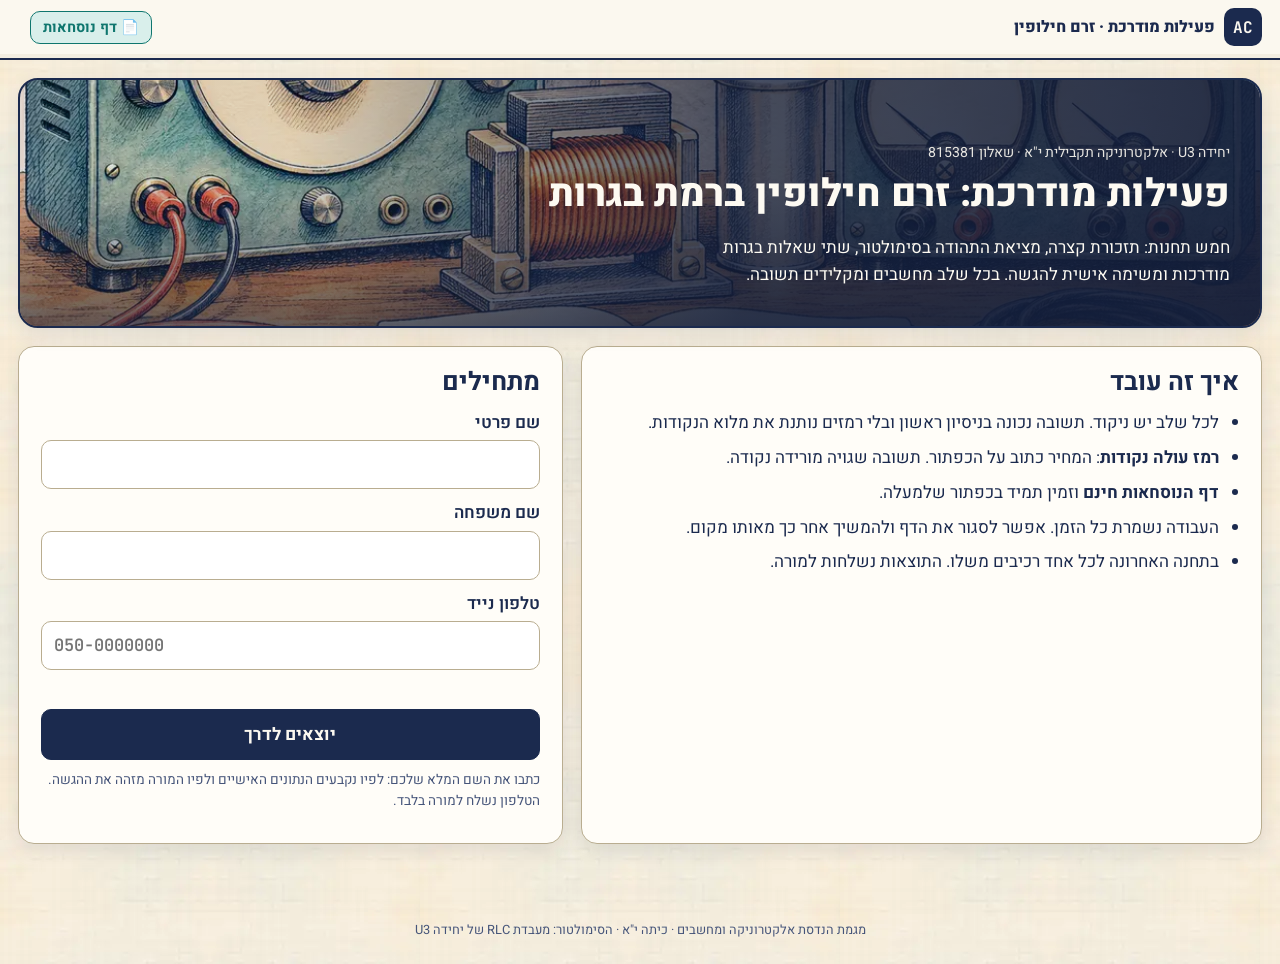
<file: u3-rlc/guided.html>
<!DOCTYPE html>
<html lang="he" dir="rtl" data-theme="light">
<head>
  <meta charset="UTF-8">
  <meta name="viewport" content="width=device-width, initial-scale=1.0">
  <title>פעילות מודרכת: זרם חילופין ברמת בגרות (יחידה U3)</title>
  <link rel="icon" href="guided/img/favicon.png">
  <link rel="stylesheet" href="guided/guided.css">
  <script defer src="engine.js"></script>
  <script defer src="visuals.js"></script>
  <script defer src="guided/config.js"></script>
  <script defer src="guided/content.js"></script>
  <script defer src="guided/sim-ac.js"></script>
  <script defer src="guided/core.js"></script>
</head>
<body data-view="welcome">
  <header class="topbar">
    <div class="topbar-in">
      <button class="brand" data-act="home" title="לדף הפתיחה">
        <span class="brand-mark" dir="ltr">AC</span>
        <span class="brand-text">פעילות מודרכת · זרם חילופין</span>
      </button>
      <nav class="route" id="route" aria-label="התחנות"></nav>
      <div class="topbar-end">
        <span class="sync" id="sync"></span>
        <span class="score" id="hdr-score"></span>
        <button class="btn sheet-btn" data-act="formulas">📄 דף נוסחאות</button>
        <span class="who" id="hdr-name"></span>
      </div>
    </div>
    <div class="progress"><div class="progress-bar" id="progress-bar"></div></div>
  </header>

  <main>
    <section id="welcome" class="view view-welcome"></section>

    <section class="view view-station">
      <div class="stage">
        <div class="col-steps" id="steps-col"></div>
        <aside class="sim-panel" id="sim-panel" aria-label="הסימולטור"></aside>
      </div>
    </section>

    <section id="final" class="view view-final"></section>
  </main>

  <div class="sheet" id="sheet" role="dialog" aria-modal="true" aria-label="דף נוסחאות">
    <div class="sheet-card">
      <div class="sheet-head"><h2>דף נוסחאות: זרם חילופין</h2><button class="btn ghost" data-act="close-sheet">סגירה ✕</button></div>
      <div id="sheet-body"></div>
    </div>
  </div>

  <footer class="foot">מגמת הנדסת אלקטרוניקה ומחשבים · כיתה י"א · הסימולטור: מעבדת <bdi dir="ltr">RLC</bdi> של יחידה <bdi dir="ltr">U3</bdi></footer>
</body>
</html>
</file>
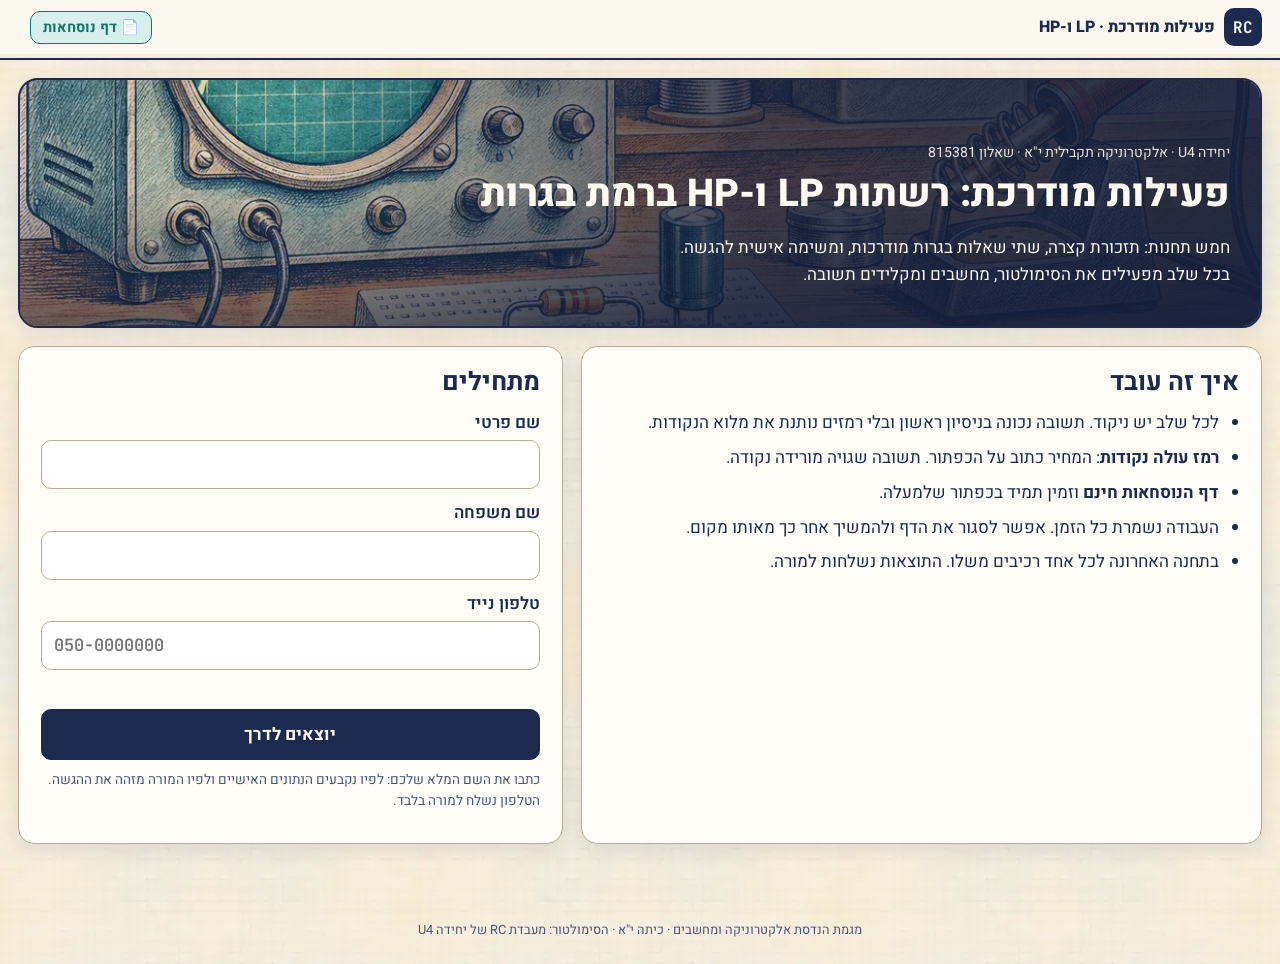
<file: u4-rc/guided.html>
<!DOCTYPE html>
<html lang="he" dir="rtl" data-theme="light">
<head>
  <meta charset="UTF-8">
  <meta name="viewport" content="width=device-width, initial-scale=1.0">
  <title>פעילות מודרכת: רשתות LP ו-HP ברמת בגרות (יחידה U4)</title>
  <link rel="icon" href="guided/img/favicon.png">
  <link rel="stylesheet" href="guided/guided.css">
  <script defer src="engine.js"></script>
  <script defer src="visuals.js"></script>
  <script defer src="guided/config.js"></script>
  <script defer src="guided/content.js"></script>
  <script defer src="guided/guided.js"></script>
</head>
<body data-view="welcome">
  <header class="topbar">
    <div class="topbar-in">
      <button class="brand" data-act="home" title="לדף הפתיחה">
        <span class="brand-mark" dir="ltr">RC</span>
        <span class="brand-text">פעילות מודרכת · <bdi dir="ltr">LP</bdi> ו-<bdi dir="ltr">HP</bdi></span>
      </button>
      <nav class="route" id="route" aria-label="התחנות"></nav>
      <div class="topbar-end">
        <span class="sync" id="sync"></span>
        <span class="score" id="hdr-score"></span>
        <button class="btn sheet-btn" data-act="formulas">📄 דף נוסחאות</button>
        <span class="who" id="hdr-name"></span>
      </div>
    </div>
    <div class="progress"><div class="progress-bar" id="progress-bar"></div></div>
  </header>

  <main>
    <section id="welcome" class="view view-welcome"></section>

    <section class="view view-station">
      <div class="stage">
        <div class="col-steps" id="steps-col"></div>
        <aside class="sim-panel" id="sim-panel" aria-label="הסימולטור">
          <div class="sim-head">
            <span class="sim-title">הסימולטור</span>
            <span class="sim-mode" id="sim-mode"></span>
          </div>
          <div class="canvas-wrap"><canvas id="sim-circuit"></canvas></div>
          <div class="sim-controls">
            <button class="btn primary" id="sim-play">▶ הפעל</button>
            <label class="t-box" dir="ltr">t = <input id="sim-t" type="number" inputmode="decimal"> <span id="sim-tunit">ms</span></label>
          </div>
          <div class="canvas-wrap"><canvas id="sim-scope"></canvas></div>
          <input class="sim-slider" id="sim-slider" type="range" min="0" max="1000" value="0" dir="ltr" aria-label="הזזת הסמן על ציר הזמן">
          <div class="sim-readouts" id="sim-readouts" dir="ltr"></div>
          <p class="sim-note" id="sim-note"></p>
        </aside>
      </div>
    </section>

    <section id="final" class="view view-final"></section>
  </main>

  <div class="sheet" id="sheet" role="dialog" aria-modal="true" aria-label="דף נוסחאות">
    <div class="sheet-card">
      <div class="sheet-head"><h2>דף נוסחאות: רשתות <bdi dir="ltr">LP</bdi> ו-<bdi dir="ltr">HP</bdi></h2><button class="btn ghost" data-act="close-sheet">סגירה ✕</button></div>
      <div id="sheet-body"></div>
    </div>
  </div>

  <footer class="foot">מגמת הנדסת אלקטרוניקה ומחשבים · כיתה י"א · הסימולטור: מעבדת <bdi dir="ltr">RC</bdi> של יחידה <bdi dir="ltr">U4</bdi></footer>
</body>
</html>
</file>
<file: u3-rlc/styles.css>
/* ==========================================================================
   styles.css — Benchtop AC Electronics Lab & Classroom Projector Design System
   Unit U3: AC Series Circuits (RL, RC, RLC & Resonance)
   Strict Hebrew/English BiDi isolation + RTL/LTR layout rules
   ========================================================================== */
@import url('https://fonts.googleapis.com/css2?family=Heebo:wght@400;500;600;700;800&family=JetBrains+Mono:wght@500;700&display=swap');

:root {
  --bg: #0b1120;
  --bg-elevated: #111a2e;
  --card: #152138;
  --card-soft: #1b2944;
  --border: #26395c;
  --border-strong: #36507e;
  --fg: #eef4ff;
  --muted: #9eb3d6;
  --accent: #38bdf8;       /* Source U(t) Cyan */
  --accent-strong: #0ea5e9;
  --u-color: #38bdf8;      /* Source U / u(t) Cyan */
  --ur-color: #34d399;     /* Resistor R / UR / i(t) Emerald */
  --ul-color: #a78bfa;     /* Inductor L / XL / UL Violet */
  --uc-color: #fb7185;     /* Capacitor C / XC / UC Coral */
  --z-color: #fbbf24;      /* Impedance Z / Resonance f0 Amber */
  --lp-color: #34d399;
  --hp-color: #fb7185;
  --vi-color: #38bdf8;
  --warn: #fbbf24;
  --good: #22c55e;
  --bad: #f43f5e;
  --danger: #f43f5e;
  --inline-math-bg: rgba(56, 189, 248, 0.12);
  --math-block-bg: #0c1526;
  --shadow: 0 10px 30px rgba(0, 0, 0, 0.35);
  --font-sans: 'Heebo', 'Segoe UI', 'Rubik', Arial, sans-serif;
  --font-mono: 'JetBrains Mono', 'Cascadia Code', 'Consolas', 'Courier New', monospace;
}

[data-theme="light"] {
  --bg: #f1f5f9;
  --bg-elevated: #ffffff;
  --card: #ffffff;
  --card-soft: #f8fafc;
  --border: #cbd5e1;
  --border-strong: #94a3b8;
  --fg: #0f172a;
  --muted: #475569;
  --accent: #0284c7;
  --accent-strong: #0369a1;
  --u-color: #0284c7;
  --ur-color: #059669;
  --ul-color: #7c3aed;
  --uc-color: #e11d48;
  --z-color: #d97706;
  --lp-color: #059669;
  --hp-color: #e11d48;
  --vi-color: #0284c7;
  --warn: #d97706;
  --good: #16a34a;
  --bad: #dc2626;
  --danger: #dc2626;
  --inline-math-bg: rgba(2, 132, 199, 0.1);
  --math-block-bg: #f1f5f9;
  --shadow: 0 8px 24px rgba(15, 23, 42, 0.08);
}

[data-theme="light"] body {
  background-image:
    radial-gradient(circle at 14% 10%, rgba(2, 132, 199, 0.07), transparent 38%),
    radial-gradient(circle at 86% 18%, rgba(124, 58, 237, 0.06), transparent 36%),
    linear-gradient(to right, rgba(15, 23, 42, 0.035) 1px, transparent 1px),
    linear-gradient(to bottom, rgba(15, 23, 42, 0.035) 1px, transparent 1px);
}

[data-theme="light"] .brand-icon,
[data-theme="light"] .mc-option.correct .mc-letter {
  color: #ffffff;
}

*, *::before, *::after {
  box-sizing: border-box;
}

html {
  font-size: 16px;
  scroll-behavior: smooth;
}

body {
  margin: 0;
  padding: 0;
  background-color: var(--bg);
  background-image:
    radial-gradient(circle at 14% 10%, rgba(56, 189, 248, 0.08), transparent 36%),
    radial-gradient(circle at 86% 18%, rgba(167, 139, 250, 0.06), transparent 34%),
    linear-gradient(to right, rgba(148, 163, 184, 0.04) 1px, transparent 1px),
    linear-gradient(to bottom, rgba(148, 163, 184, 0.04) 1px, transparent 1px);
  background-size: auto, auto, 28px 28px, 28px 28px;
  color: var(--fg);
  font-family: var(--font-sans);
  line-height: 1.6;
  direction: rtl;
  text-align: right;
  min-height: 100vh;
}

/* --- Strict BiDi Isolation Classes --- */
.ltr-inline,
.ltr-term {
  direction: ltr;
  unicode-bidi: isolate;
  display: inline-block;
}

.ltr-inline {
  font-family: var(--font-mono);
  font-size: 0.92em;
  padding: 0.05em 0.35em;
  margin: 0 0.1em;
  border-radius: 5px;
  background: var(--inline-math-bg);
  color: var(--fg);
  font-weight: 500;
}

.ltr-term {
  font-weight: 700;
  letter-spacing: 0.02em;
  padding: 0 0.12em;
}

.math-block {
  direction: ltr;
  text-align: left;
  unicode-bidi: isolate;
  font-family: var(--font-mono);
  font-size: 0.9rem;
  line-height: 1.55;
  background: var(--math-block-bg);
  border: 1px solid var(--border);
  border-left: 4px solid var(--accent);
  border-radius: 8px;
  padding: 0.65rem 0.9rem;
  white-space: pre-wrap;
  overflow-x: auto;
  color: var(--fg);
}

.ltr-input,
input[type="number"],
input[dir="ltr"],
select[dir="ltr"] {
  direction: ltr;
  unicode-bidi: isolate;
  text-align: left;
  font-family: var(--font-mono);
}

input[type="range"] {
  direction: ltr;
  width: 100%;
  accent-color: var(--accent);
  cursor: pointer;
}

/* --- Header & Navigation --- */
.app-header {
  position: sticky;
  top: 0;
  z-index: 50;
  background: var(--bg-elevated);
  border-bottom: 1px solid var(--border);
  box-shadow: var(--shadow);
  backdrop-filter: blur(10px);
}

.header-inner {
  max-width: 1460px;
  margin: 0 auto;
  padding: 0.72rem 1.25rem;
  display: flex;
  flex-wrap: wrap;
  align-items: center;
  justify-content: space-between;
  gap: 0.85rem;
}

.brand {
  display: flex;
  align-items: center;
  gap: 0.75rem;
  cursor: pointer;
  border-radius: 10px;
  padding: 0.2rem 0.35rem;
  transition: background 0.16s ease;
}

.brand:hover {
  background: var(--card-soft);
}

.brand-icon {
  width: 44px;
  height: 44px;
  border-radius: 12px;
  background: linear-gradient(135deg, var(--accent), var(--ul-color));
  display: grid;
  place-items: center;
  color: #06101f;
  font-weight: 900;
  font-size: 0.96rem;
  font-family: var(--font-mono);
  flex-shrink: 0;
}

.brand-title {
  margin: 0;
  font-size: 1.12rem;
  font-weight: 800;
  line-height: 1.25;
}

.brand-sub {
  margin: 0;
  font-size: 0.82rem;
  color: var(--muted);
}

.main-nav {
  display: flex;
  flex-wrap: wrap;
  gap: 0.5rem;
  background: var(--bg);
  padding: 0.38rem;
  border-radius: 13px;
  border: 1px solid var(--border-strong);
}

.nav-btn {
  border: 1px solid var(--border-strong);
  background: var(--card);
  color: var(--fg);
  font-family: var(--font-sans);
  font-size: 0.93rem;
  font-weight: 700;
  padding: 0.46rem 0.88rem;
  border-radius: 9px;
  cursor: pointer;
  transition: all 0.18s ease;
  display: inline-flex;
  align-items: center;
  gap: 0.42rem;
  box-shadow: 0 1px 3px rgba(0, 0, 0, 0.14);
}

.nav-btn:hover {
  border-color: var(--accent);
  background: var(--card-soft);
  transform: translateY(-1px);
}

.nav-btn.active {
  background: var(--accent);
  border-color: var(--accent-strong);
  color: #071221;
  font-weight: 800;
  box-shadow: 0 0 12px rgba(56, 189, 248, 0.3);
}

[data-theme="light"] .nav-btn {
  box-shadow: 0 1px 2px rgba(15, 23, 42, 0.08);
}

[data-theme="light"] .nav-btn.active {
  color: #ffffff;
  box-shadow: 0 2px 8px rgba(2, 132, 199, 0.28);
}

.nav-num {
  width: 20px;
  height: 20px;
  border-radius: 6px;
  background: var(--card-soft);
  border: 1px solid var(--border-strong);
  color: var(--accent);
  font-family: var(--font-mono);
  font-size: 0.76rem;
  font-weight: 800;
  display: inline-grid;
  place-items: center;
  flex-shrink: 0;
}

.nav-btn.active .nav-num {
  background: rgba(6, 16, 31, 0.18);
  border-color: rgba(6, 16, 31, 0.25);
  color: inherit;
}

[data-theme="light"] .nav-btn.active .nav-num {
  background: rgba(255, 255, 255, 0.22);
  border-color: rgba(255, 255, 255, 0.35);
  color: #ffffff;
}

.header-actions {
  display: flex;
  align-items: center;
  gap: 0.5rem;
}

/* --- Buttons & Badges --- */
.btn {
  border: 1px solid var(--border);
  background: var(--card-soft);
  color: var(--fg);
  font-family: var(--font-sans);
  font-size: 0.89rem;
  font-weight: 600;
  padding: 0.48rem 0.88rem;
  border-radius: 9px;
  cursor: pointer;
  transition: all 0.16s ease;
  display: inline-flex;
  align-items: center;
  justify-content: center;
  gap: 0.4rem;
}

.btn:hover {
  border-color: var(--accent);
  transform: translateY(-1px);
}

.btn:disabled {
  opacity: 0.45;
  cursor: not-allowed;
  transform: none;
}

.btn-primary {
  background: var(--accent);
  color: #06101f;
  border-color: transparent;
  font-weight: 700;
}

[data-theme="light"] .btn-primary {
  color: #ffffff;
}

.btn-primary:hover {
  background: var(--accent-strong);
}

.btn-inductive {
  background: rgba(167, 139, 250, 0.15);
  border-color: var(--ul-color);
  color: var(--ul-color);
}

.btn-capacitive {
  background: rgba(251, 113, 133, 0.15);
  border-color: var(--uc-color);
  color: var(--uc-color);
}

.btn-resonant {
  background: rgba(52, 211, 153, 0.15);
  border-color: var(--ur-color);
  color: var(--ur-color);
}

.btn-sm {
  padding: 0.34rem 0.68rem;
  font-size: 0.83rem;
}

.badge {
  display: inline-flex;
  align-items: center;
  gap: 0.3rem;
  padding: 0.2rem 0.6rem;
  border-radius: 999px;
  font-size: 0.8rem;
  font-weight: 700;
  border: 1px solid var(--border);
  background: var(--card-soft);
}

.badge-accent {
  border-color: var(--accent);
  color: var(--accent);
  background: rgba(56, 189, 248, 0.12);
}

.badge-inductive {
  border-color: var(--ul-color);
  color: var(--ul-color);
  background: rgba(167, 139, 250, 0.13);
}

.badge-capacitive {
  border-color: var(--uc-color);
  color: var(--uc-color);
  background: rgba(251, 113, 133, 0.13);
}

.badge-resonant,
.badge-lp,
.badge-done {
  border-color: var(--ur-color);
  color: var(--ur-color);
  background: rgba(52, 211, 153, 0.12);
}

.badge-warn {
  border-color: var(--z-color);
  color: var(--z-color);
  background: rgba(251, 191, 36, 0.13);
}

/* --- Main Container & Views --- */
.main-container {
  max-width: 1460px;
  margin: 0 auto;
  padding: 1.2rem;
}

.tab-panel {
  display: none;
}

.tab-panel.active {
  display: block;
  animation: fadeIn 0.2s ease-out;
}

@keyframes fadeIn {
  from { opacity: 0; transform: translateY(4px); }
  to { opacity: 1; transform: translateY(0); }
}

.card {
  background: var(--card);
  border: 1px solid var(--border);
  border-radius: 14px;
  padding: 1.15rem 1.25rem;
  box-shadow: var(--shadow);
}

.card-title {
  margin: 0 0 0.65rem 0;
  font-size: 1.07rem;
  font-weight: 800;
  display: flex;
  flex-wrap: wrap;
  align-items: center;
  justify-content: space-between;
  gap: 0.5rem;
}

.section-lead {
  color: var(--muted);
  margin: 0 0 0.95rem 0;
  font-size: 0.95rem;
}

/* --- Segmented Controls & Filter Pills --- */
.segmented {
  display: inline-flex;
  flex-wrap: wrap;
  gap: 0.35rem;
  background: var(--bg);
  padding: 0.3rem;
  border-radius: 10px;
  border: 1px solid var(--border);
}

.seg-btn {
  border: none;
  background: transparent;
  color: var(--muted);
  font-family: var(--font-sans);
  font-size: 0.87rem;
  font-weight: 600;
  padding: 0.4rem 0.82rem;
  border-radius: 7px;
  cursor: pointer;
  transition: all 0.15s ease;
}

.seg-btn.active {
  background: var(--card-soft);
  color: var(--fg);
  box-shadow: inset 0 0 0 1px var(--accent);
}

.chapter-pill {
  border: 1px solid var(--border);
  background: var(--card);
  color: var(--muted);
  font-family: var(--font-sans);
  font-size: 0.9rem;
  font-weight: 700;
  padding: 0.52rem 0.95rem;
  border-radius: 10px;
  cursor: pointer;
  transition: all 0.16s ease;
}

.chapter-pill.active {
  background: rgba(56, 189, 248, 0.14);
  border-color: var(--accent);
  color: var(--fg);
}

/* --- Home / 3 Primary Launch Cards --- */
.home-hero {
  text-align: center;
  padding: 1.5rem 1.25rem;
  margin-bottom: 1.25rem;
  border-radius: 16px;
  border: 1px solid var(--border);
  background: radial-gradient(circle at 50% -15%, rgba(56, 189, 248, 0.15), transparent 62%), var(--card);
  box-shadow: var(--shadow);
}

.home-hero h2 {
  margin: 0.65rem 0 0.45rem 0;
  font-size: 1.55rem;
  font-weight: 800;
  color: var(--fg);
}

.home-hero p {
  margin: 0 auto;
  max-width: 740px;
  font-size: 0.96rem;
  color: var(--muted);
}

.home-cards-grid {
  display: grid;
  grid-template-columns: repeat(3, minmax(0, 1fr));
  gap: 1.2rem;
  align-items: stretch;
}

.home-card {
  display: flex;
  flex-direction: column;
  background: var(--card);
  border: 1.5px solid var(--border-strong);
  border-radius: 16px;
  padding: 1.3rem;
  cursor: pointer;
  box-shadow: var(--shadow);
  transition: transform 0.2s ease, border-color 0.2s ease, box-shadow 0.2s ease;
  outline: none;
}

.home-card.card-intro {
  border-top: 4px solid var(--ur-color);
}

.home-card.card-lab {
  border-top: 4px solid var(--accent);
}

.home-card.card-workshop {
  border-top: 4px solid var(--z-color);
}

.home-card:hover,
.home-card:focus-visible {
  transform: translateY(-4px);
  border-color: var(--accent);
  box-shadow: 0 14px 32px rgba(0, 0, 0, 0.34);
}

[data-theme="light"] .home-card:hover,
[data-theme="light"] .home-card:focus-visible {
  box-shadow: 0 12px 28px rgba(15, 23, 42, 0.12);
}

.home-card-top {
  display: flex;
  align-items: center;
  justify-content: space-between;
  gap: 0.5rem;
}

.home-step-pill {
  font-family: var(--font-mono);
  font-size: 0.76rem;
  font-weight: 700;
  color: var(--muted);
  background: var(--card-soft);
  border: 1px solid var(--border);
  border-radius: 999px;
  padding: 0.16rem 0.6rem;
}

.home-preview-box {
  background: var(--bg);
  border: 1px solid var(--border);
  border-radius: 10px;
  padding: 0.5rem;
  margin: 0.85rem 0;
}

.home-preview-svg {
  width: 100%;
  height: 76px;
  display: block;
}

.home-card h3 {
  margin: 0 0 0.45rem 0;
  font-size: 1.16rem;
  font-weight: 800;
  color: var(--fg);
}

.home-card p {
  margin: 0 0 0.85rem 0;
  font-size: 0.91rem;
  color: var(--muted);
  line-height: 1.55;
}

.home-chips {
  display: flex;
  flex-wrap: wrap;
  gap: 0.4rem;
  margin-bottom: 1rem;
}

.home-chip {
  border: 1px solid var(--border-strong);
  background: var(--card-soft);
  color: var(--fg);
  font-family: var(--font-sans);
  font-size: 0.81rem;
  font-weight: 600;
  padding: 0.3rem 0.64rem;
  border-radius: 999px;
  cursor: pointer;
  transition: all 0.15s ease;
}

.home-chip:hover {
  border-color: var(--accent);
  background: rgba(56, 189, 248, 0.14);
  color: var(--accent);
}

.home-cta-btn {
  margin-top: auto;
  width: 100%;
  padding: 0.64rem 1rem;
  border-radius: 10px;
  font-weight: 800;
  font-size: 0.95rem;
  text-align: center;
  background: var(--accent);
  color: #06101f;
  transition: filter 0.16s ease;
}

.card-intro .home-cta-btn {
  background: var(--ur-color);
  color: #042f2e;
}

.card-workshop .home-cta-btn {
  background: var(--z-color);
  color: #271502;
}

[data-theme="light"] .card-intro .home-cta-btn,
[data-theme="light"] .card-lab .home-cta-btn,
[data-theme="light"] .card-workshop .home-cta-btn {
  color: #ffffff;
}

.home-card:hover .home-cta-btn {
  filter: brightness(1.06);
}

/* --- Intro 4-Station Sequential Pipeline (.journey-shell) --- */
.journey-shell {
  background: var(--card);
  border: 1.5px solid var(--border-strong);
  border-radius: 16px;
  padding: 1rem 1.15rem;
  margin-bottom: 1.15rem;
  box-shadow: var(--shadow);
}

.journey-header {
  display: flex;
  flex-wrap: wrap;
  align-items: center;
  justify-content: space-between;
  gap: 0.75rem;
  padding-bottom: 0.85rem;
  margin-bottom: 0.9rem;
  border-bottom: 1px solid var(--border);
}

.journey-title-group {
  display: flex;
  flex-direction: column;
  gap: 0.2rem;
}

.journey-kicker {
  font-size: 0.98rem;
  font-weight: 800;
  color: var(--fg);
}

.journey-sub {
  font-size: 0.86rem;
  color: var(--muted);
}

.journey-progress-box {
  display: flex;
  align-items: center;
  gap: 0.7rem;
  flex-wrap: wrap;
}

.journey-seg-bar {
  display: flex;
  gap: 0.3rem;
  align-items: center;
}

.j-seg {
  width: 28px;
  height: 7px;
  border-radius: 99px;
  background: var(--border);
  transition: background 0.2s ease, transform 0.2s ease;
}

.j-seg.done {
  background: var(--ur-color);
}

.j-seg.active {
  background: var(--accent);
  transform: scaleY(1.25);
}

.journey-track {
  display: grid;
  grid-template-columns: minmax(0, 1fr) auto minmax(0, 1fr) auto minmax(0, 1fr) auto minmax(0, 1fr);
  gap: 0.45rem;
  align-items: stretch;
}

.journey-step-card {
  text-align: right;
  font-family: var(--font-sans);
  background: var(--bg);
  border: 1.5px dashed var(--border-strong);
  color: var(--fg);
  border-radius: 12px;
  padding: 0.8rem 0.9rem;
  display: flex;
  flex-direction: column;
  gap: 0.34rem;
  cursor: pointer;
  transition: transform 0.18s ease, border-color 0.18s ease, background 0.18s ease, box-shadow 0.18s ease;
}

.journey-step-card:hover {
  border-color: var(--accent);
  transform: translateY(-2px);
}

.journey-step-card.visited:not(.active) {
  background: rgba(52, 211, 153, 0.08);
  border: 1.5px solid var(--ur-color);
}

.journey-step-card.active {
  background: rgba(56, 189, 248, 0.14);
  border: 2px solid var(--accent);
  box-shadow: 0 6px 18px rgba(56, 189, 248, 0.2);
  transform: translateY(-2px);
}

[data-theme="light"] .journey-step-card {
  background: #f8fafc;
}

[data-theme="light"] .journey-step-card.visited:not(.active) {
  background: rgba(5, 150, 105, 0.08);
}

[data-theme="light"] .journey-step-card.active {
  background: rgba(2, 132, 199, 0.1);
  box-shadow: 0 6px 16px rgba(2, 132, 199, 0.16);
}

.j-step-top {
  display: flex;
  align-items: center;
  justify-content: space-between;
  gap: 0.35rem;
}

.j-step-num {
  font-size: 0.76rem;
  font-weight: 800;
  padding: 0.15rem 0.5rem;
  border-radius: 999px;
  background: var(--card-soft);
  border: 1px solid var(--border);
  color: var(--fg);
}

.journey-step-card.active .j-step-num {
  background: var(--accent);
  border-color: transparent;
  color: #06101f;
}

[data-theme="light"] .journey-step-card.active .j-step-num {
  color: #ffffff;
}

.journey-step-card.visited:not(.active) .j-step-num {
  background: var(--ur-color);
  border-color: transparent;
  color: #042f2e;
}

[data-theme="light"] .journey-step-card.visited:not(.active) .j-step-num {
  color: #ffffff;
}

.j-step-status {
  font-size: 0.74rem;
  font-weight: 700;
  color: var(--muted);
}

.journey-step-card.active .j-step-status {
  color: var(--accent);
}

.journey-step-card.visited:not(.active) .j-step-status {
  color: var(--ur-color);
}

.j-step-title {
  font-size: 0.96rem;
  font-weight: 800;
  line-height: 1.3;
  color: var(--fg);
}

.j-step-formula {
  display: inline-block;
  align-self: flex-start;
  font-family: var(--font-mono);
  font-size: 0.78rem;
  font-weight: 700;
  color: var(--accent);
  background: var(--inline-math-bg);
  padding: 0.12rem 0.45rem;
  border-radius: 6px;
}

.j-step-bridge {
  margin-top: auto;
  padding-top: 0.3rem;
  border-top: 1px dashed var(--border);
  font-size: 0.79rem;
  color: var(--muted);
  font-weight: 600;
}

.journey-arrow {
  font-size: 1.25rem;
  font-weight: 800;
  color: var(--border-strong);
  align-self: center;
  padding: 0 0.1rem;
  user-select: none;
  transition: color 0.2s ease;
}

.journey-arrow.done {
  color: var(--ur-color);
}

.intro-flow-footer {
  margin-top: 1.15rem;
  padding: 1rem 1.2rem;
  background: var(--card);
  border: 1.5px solid var(--border-strong);
  border-radius: 14px;
  display: flex;
  flex-wrap: wrap;
  align-items: center;
  justify-content: space-between;
  gap: 0.9rem;
}

.intro-flow-context {
  display: flex;
  flex-wrap: wrap;
  align-items: center;
  gap: 0.65rem;
  max-width: 680px;
}

.intro-next-reason {
  font-size: 0.92rem;
  color: var(--fg);
  font-weight: 500;
}

.intro-flow-actions {
  display: flex;
  flex-wrap: wrap;
  align-items: center;
  gap: 0.55rem;
}

/* --- Common Grid Helpers --- */
.two-col-eq {
  display: grid;
  grid-template-columns: 1.1fr 1fr;
  gap: 1.2rem;
  align-items: start;
}

.compare-cards {
  display: grid;
  grid-template-columns: repeat(2, minmax(0, 1fr));
  gap: 1rem;
}

.pitfall-grid {
  display: grid;
  grid-template-columns: repeat(auto-fit, minmax(280px, 1fr));
  gap: 0.9rem;
}

.pitfall-card {
  background: var(--card-soft);
  border: 1px solid var(--border);
  border-right: 4px solid var(--warn);
  border-radius: 10px;
  padding: 0.9rem;
}

.pitfall-card h4 {
  margin: 0 0 0.45rem 0;
  font-size: 0.98rem;
  color: var(--warn);
}

.roadmap-steps {
  display: grid;
  grid-template-columns: repeat(auto-fit, minmax(215px, 1fr));
  gap: 0.75rem;
}

.roadmap-step {
  background: var(--card-soft);
  border: 1px solid var(--border);
  border-radius: 10px;
  padding: 0.85rem;
}

.roadmap-num {
  width: 26px;
  height: 26px;
  border-radius: 50%;
  background: var(--accent);
  color: #06101f;
  font-weight: 800;
  display: inline-grid;
  place-items: center;
  font-size: 0.85rem;
  margin-left: 0.4rem;
}

[data-theme="light"] .roadmap-num {
  color: #ffffff;
}

.spec-grid {
  display: grid;
  grid-template-columns: repeat(2, 1fr);
  gap: 0.55rem;
  margin: 0.75rem 0 0.9rem;
}

.spec-tile {
  background: var(--bg);
  border: 1px solid var(--border);
  border-radius: 9px;
  padding: 0.55rem 0.65rem;
}

.spec-tile .spec-tag {
  font-size: 0.74rem;
  font-weight: 700;
  color: var(--muted);
  display: block;
  margin-bottom: 0.2rem;
}

.spec-tile .spec-val {
  font-size: 0.84rem;
  line-height: 1.45;
}

/* --- Equal-Scale AC Vector Voltage Comparison Bars (0px discrepancy) --- */
.vec-balance-card {
  background: var(--bg);
  border: 1px solid var(--border);
  border-radius: 12px;
  padding: 0.85rem 0.95rem;
}

.vec-balance-rows {
  display: flex;
  flex-direction: column;
  gap: 0.52rem;
  margin-top: 0.55rem;
}

.vec-row {
  display: grid;
  grid-template-columns: 92px minmax(0, 1fr) 86px;
  align-items: center;
  gap: 0.55rem;
}

.vec-lbl {
  font-family: var(--font-mono);
  font-size: 0.82rem;
  font-weight: 700;
  direction: ltr;
  text-align: left;
  color: var(--fg);
}

.vec-track {
  width: 100%;
  height: 18px;
  background: var(--card-soft);
  border: 1px solid var(--border);
  border-radius: 6px;
  overflow: hidden;
  display: flex;
  direction: ltr;
  box-sizing: border-box;
}

.vec-fill {
  height: 100%;
  min-width: 0;
  overflow: hidden;
  box-sizing: border-box;
  border-radius: 4px;
  transition: width 0.2s ease;
}

.vec-fill.fill-u { background: var(--u-color); }
.vec-fill.fill-ur { background: var(--ur-color); }
.vec-fill.fill-ul { background: var(--ul-color); }
.vec-fill.fill-uc { background: var(--uc-color); }
.vec-fill.fill-ux { background: var(--z-color); }

.vec-val {
  font-family: var(--font-mono);
  font-size: 0.82rem;
  font-weight: 700;
  direction: ltr;
  text-align: left;
  color: var(--muted);
}

/* --- Tab 2: Interactive AC Lab --- */
.preset-bar {
  display: flex;
  flex-wrap: wrap;
  align-items: center;
  gap: 0.45rem;
  margin-bottom: 1rem;
  padding: 0.7rem 0.9rem;
  background: var(--card);
  border: 1px solid var(--border);
  border-radius: 12px;
}

.lab-layout {
  display: grid;
  grid-template-columns: 370px minmax(0, 1fr);
  gap: 1.15rem;
  align-items: start;
}

.controls-stack {
  display: flex;
  flex-direction: column;
  gap: 0.9rem;
}

.control-group {
  background: linear-gradient(180deg, var(--card) 0%, var(--card-soft) 100%);
  border: 1px solid var(--border);
  border-radius: 12px;
  padding: 0.9rem;
  box-shadow: 0 4px 14px rgba(2, 6, 23, 0.14);
}

.field-row {
  display: flex;
  flex-direction: column;
  gap: 0.28rem;
  margin-bottom: 0.65rem;
}

.field-row:last-child {
  margin-bottom: 0;
}

.field-label {
  display: flex;
  align-items: center;
  justify-content: space-between;
  font-size: 0.85rem;
  color: var(--muted);
  font-weight: 600;
}

.input-combo {
  display: flex;
  align-items: center;
  gap: 0.4rem;
  direction: ltr;
}

.input-box,
.select-box {
  background: var(--bg);
  color: var(--fg);
  border: 1px solid var(--border);
  border-radius: 8px;
  padding: 0.42rem 0.58rem;
  font-size: 0.89rem;
  font-family: var(--font-sans);
}

.input-box:focus,
.select-box:focus {
  outline: none;
  border-color: var(--accent);
}

.input-box.ltr-input {
  font-family: var(--font-mono);
  width: 100%;
}

.topo-grid {
  display: grid;
  grid-template-columns: repeat(2, 1fr);
  gap: 0.45rem;
  width: 100%;
}

.topo-btn {
  display: flex;
  flex-direction: column;
  align-items: center;
  justify-content: center;
  gap: 0.25rem;
  padding: 0.52rem 0.4rem;
  border-radius: 10px;
  background: var(--bg);
  border: 1px solid var(--border);
  color: var(--fg);
  cursor: pointer;
  font-family: inherit;
  font-size: 0.81rem;
  font-weight: 700;
  transition: border-color 0.16s ease, background 0.16s ease, transform 0.12s ease;
}

.topo-btn:hover {
  border-color: var(--accent);
  transform: translateY(-1px);
}

.topo-btn.active {
  background: rgba(56, 189, 248, 0.15);
  border-color: var(--accent);
  box-shadow: inset 0 0 0 1px rgba(56, 189, 248, 0.28);
}

.freq-mult-row {
  display: flex;
  flex-wrap: wrap;
  gap: 0.35rem;
  margin-top: 0.4rem;
}

.lab-stage {
  display: flex;
  flex-direction: column;
  gap: 1rem;
}

.lab-top-grid {
  display: grid;
  grid-template-columns: 1fr 1fr;
  gap: 1rem;
  align-items: stretch;
}

.canvas-wrap {
  position: relative;
  width: 100%;
  background: var(--bg);
  border: 1px solid var(--border);
  border-radius: 12px;
  overflow: hidden;
}

.canvas-wrap canvas {
  display: block;
  width: 100%;
}

.scope-toolbar {
  display: flex;
  flex-wrap: wrap;
  align-items: center;
  justify-content: space-between;
  gap: 0.55rem;
  padding: 0.65rem 0.9rem;
  background: var(--card-soft);
  border-bottom: 1px solid var(--border);
}

.toolbar-group {
  display: flex;
  flex-wrap: wrap;
  align-items: center;
  gap: 0.45rem;
}

.live-readout-strip {
  display: grid;
  grid-template-columns: repeat(auto-fit, minmax(135px, 1fr));
  gap: 0.52rem;
  padding: 0.72rem 0.88rem;
  background: var(--card-soft);
  border-top: 1px solid var(--border);
}

.stat-chip {
  background: var(--bg);
  border: 1px solid var(--border);
  border-top: 2px solid rgba(56, 189, 248, 0.38);
  border-radius: 8px;
  padding: 0.44rem 0.62rem;
  box-shadow: inset 0 2px 5px rgba(2, 6, 23, 0.22);
}

.stat-chip .stat-lbl {
  font-size: 0.76rem;
  color: var(--muted);
}

.stat-chip .stat-val {
  font-family: var(--font-mono);
  font-size: 0.95rem;
  font-weight: 700;
  direction: ltr;
  text-align: left;
  unicode-bidi: isolate;
}

.check-label {
  display: inline-flex;
  align-items: center;
  gap: 0.35rem;
  font-size: 0.84rem;
  color: var(--muted);
  cursor: pointer;
}

.check-label input[type="checkbox"] {
  accent-color: var(--accent);
}

.step-list {
  display: flex;
  flex-direction: column;
  gap: 0.65rem;
}

.step-card {
  background: var(--card-soft);
  border: 1px solid var(--border);
  border-radius: 10px;
  padding: 0.72rem 0.9rem;
}

.step-card-head {
  display: flex;
  align-items: center;
  justify-content: space-between;
  gap: 0.5rem;
  margin-bottom: 0.38rem;
  font-weight: 700;
  font-size: 0.92rem;
}

/* --- Instrument Badges & Tiles --- */
.module-head {
  display: flex;
  align-items: center;
  justify-content: space-between;
  gap: 0.5rem;
  margin-bottom: 0.65rem;
  padding-bottom: 0.42rem;
  border-bottom: 1px dashed var(--border);
}

.module-head h3,
.module-head h4 {
  margin: 0 !important;
  font-size: 0.96rem;
}

.mod-badge {
  display: inline-flex;
  align-items: center;
  gap: 0.35rem;
  font-family: var(--font-mono);
  font-size: 0.72rem;
  font-weight: 700;
  letter-spacing: 0.04em;
  color: var(--muted);
  background: var(--bg);
  border: 1px solid var(--border);
  border-radius: 999px;
  padding: 0.15rem 0.52rem;
  direction: ltr;
  unicode-bidi: isolate;
}

.led-dot {
  width: 7px;
  height: 7px;
  border-radius: 50%;
  background: var(--accent);
  box-shadow: 0 0 6px var(--accent);
  flex-shrink: 0;
}

.led-dot.lp,
.led-dot.ur {
  background: var(--ur-color);
  box-shadow: 0 0 6px var(--ur-color);
}

.led-dot.ul {
  background: var(--ul-color);
  box-shadow: 0 0 6px var(--ul-color);
}

.led-dot.uc {
  background: var(--uc-color);
  box-shadow: 0 0 6px var(--uc-color);
}

.led-dot.warn {
  background: var(--warn);
  box-shadow: 0 0 6px var(--warn);
}

.template-chips {
  display: flex;
  flex-wrap: wrap;
  gap: 0.35rem;
}

.chip-btn {
  border: 1px solid var(--border);
  background: var(--bg);
  color: var(--fg);
  border-radius: 999px;
  padding: 0.25rem 0.65rem;
  font-size: 0.79rem;
  font-family: inherit;
  font-weight: 600;
  cursor: pointer;
  transition: border-color 0.15s ease, background 0.15s ease;
}

.chip-btn:hover {
  border-color: var(--accent);
  background: rgba(56, 189, 248, 0.12);
}

.kvl-quick-metrics {
  display: grid;
  grid-template-columns: repeat(3, 1fr);
  gap: 0.5rem;
  margin: 0.6rem 0;
}

.metric-tile {
  background: var(--bg);
  border: 1px solid var(--border);
  border-radius: 9px;
  padding: 0.45rem 0.55rem;
  text-align: center;
}

.metric-tile .m-lbl {
  font-size: 0.74rem;
  color: var(--muted);
  display: block;
}

.metric-tile .m-val {
  font-family: var(--font-mono);
  font-size: 0.89rem;
  font-weight: 700;
  color: var(--accent);
  direction: ltr;
  unicode-bidi: isolate;
}

/* --- Tab 3: Workshop & Sticky Sidebar --- */
.workshop-header {
  display: flex;
  flex-wrap: wrap;
  align-items: center;
  justify-content: space-between;
  gap: 0.75rem;
  margin-bottom: 1rem;
}

.filter-pills {
  display: flex;
  flex-wrap: wrap;
  gap: 0.45rem;
  margin-bottom: 1rem;
}

.workshop-layout {
  display: grid;
  grid-template-columns: minmax(0, 1fr) 330px;
  gap: 1.15rem;
  align-items: start;
}

.workshop-main-col {
  min-width: 0;
}

.unit-sidebar {
  position: sticky;
  top: 82px;
  display: flex;
  flex-direction: column;
  gap: 0.85rem;
}

.unit-ref-card {
  background: linear-gradient(180deg, var(--card) 0%, var(--card-soft) 100%);
  border: 1px solid var(--border);
  border-radius: 13px;
  padding: 0.85rem 0.9rem;
  box-shadow: var(--shadow);
}

.unit-ref-table {
  width: 100%;
  border-collapse: collapse;
  font-size: 0.81rem;
  margin-bottom: 0.6rem;
}

.unit-ref-table th,
.unit-ref-table td {
  border-bottom: 1px solid var(--border);
  padding: 0.34rem 0.32rem;
  vertical-align: middle;
}

.unit-ref-table th {
  font-size: 0.75rem;
  color: var(--muted);
  font-weight: 700;
  text-align: right;
}

.unit-ref-table tr:last-child td {
  border-bottom: none;
}

.unit-ref-table td.sym-cell {
  font-family: var(--font-mono);
  font-weight: 800;
  color: var(--accent);
  direction: ltr;
  text-align: center;
  white-space: nowrap;
}

.unit-ref-table td.pow-cell {
  font-family: var(--font-mono);
  font-weight: 700;
  direction: ltr;
  text-align: left;
  unicode-bidi: isolate;
  white-space: nowrap;
}

.unit-ref-table td.ex-cell {
  font-family: var(--font-mono);
  font-size: 0.74rem;
  color: var(--muted);
  direction: ltr;
  text-align: left;
  unicode-bidi: isolate;
}

.unit-warn-box {
  background: rgba(251, 191, 36, 0.11);
  border: 1px solid rgba(251, 191, 36, 0.3);
  border-right: 3px solid var(--warn);
  border-radius: 8px;
  padding: 0.5rem 0.65rem;
  font-size: 0.8rem;
  line-height: 1.45;
  margin-bottom: 0.65rem;
}

.uconv-box {
  background: var(--bg);
  border: 1px solid var(--border);
  border-radius: 9px;
  padding: 0.55rem 0.65rem;
}

.uconv-result {
  margin-top: 0.45rem;
  padding: 0.38rem 0.55rem;
  border-radius: 7px;
  background: var(--card-soft);
  border: 1px solid var(--border);
  font-family: var(--font-mono);
  font-size: 0.82rem;
  font-weight: 700;
  color: var(--ur-color);
  direction: ltr;
  text-align: left;
  unicode-bidi: isolate;
}

.tau-shortcut-list {
  display: flex;
  flex-direction: column;
  gap: 0.38rem;
}

.tau-shortcut-row {
  display: flex;
  align-items: center;
  justify-content: space-between;
  gap: 0.5rem;
  padding: 0.38rem 0.58rem;
  border-radius: 8px;
  background: var(--bg);
  border: 1px solid var(--border);
  direction: ltr;
  unicode-bidi: isolate;
  font-family: var(--font-mono);
  font-size: 0.79rem;
}

.tau-shortcut-row strong {
  color: var(--accent);
}

.tau-shortcut-row span {
  font-size: 0.72rem;
  color: var(--muted);
}

/* --- Exercises & Sub-questions --- */
.exercise-list {
  display: flex;
  flex-direction: column;
  gap: 1.05rem;
}

.exercise-card {
  background: var(--card);
  border: 1px solid var(--border);
  border-radius: 14px;
  padding: 1.15rem;
  box-shadow: var(--shadow);
}

.exercise-card.solved {
  border-color: var(--good);
}

.ex-top {
  display: flex;
  flex-wrap: wrap;
  align-items: flex-start;
  justify-content: space-between;
  gap: 0.65rem;
  margin-bottom: 0.75rem;
}

.ex-title {
  margin: 0;
  font-size: 1.07rem;
  font-weight: 800;
}

.ex-body-grid {
  display: grid;
  grid-template-columns: 1.25fr 0.95fr;
  gap: 1rem;
  align-items: start;
}

.subq-list {
  display: flex;
  flex-direction: column;
  gap: 0.62rem;
  margin-top: 0.8rem;
}

.subq-row {
  background: var(--card-soft);
  border: 1px solid var(--border);
  border-radius: 10px;
  padding: 0.68rem 0.82rem;
}

.subq-prompt {
  font-weight: 600;
  margin-bottom: 0.42rem;
  font-size: 0.93rem;
}

.subq-controls {
  display: flex;
  flex-wrap: wrap;
  align-items: center;
  gap: 0.5rem;
}

.subq-input-wrap {
  display: inline-flex;
  align-items: center;
  gap: 0.35rem;
  direction: ltr;
}

.subq-input {
  width: 118px;
  background: var(--bg);
  color: var(--fg);
  border: 1px solid var(--border);
  border-radius: 7px;
  padding: 0.36rem 0.54rem;
  font-family: var(--font-mono);
  font-size: 0.94rem;
  direction: ltr;
  text-align: left;
}

.subq-input.correct {
  border-color: var(--good);
  box-shadow: 0 0 0 2px rgba(34, 197, 94, 0.2);
}

.subq-input.wrong {
  border-color: var(--bad);
  box-shadow: 0 0 0 2px rgba(244, 63, 94, 0.2);
}

.feedback-msg {
  margin-top: 0.45rem;
  font-size: 0.87rem;
  padding: 0.44rem 0.68rem;
  border-radius: 7px;
  display: none;
}

.feedback-msg.show {
  display: block;
}

.feedback-msg.correct {
  background: rgba(34, 197, 94, 0.14);
  border-right: 3px solid var(--good);
  color: var(--fg);
}

.feedback-msg.wrong {
  background: rgba(244, 63, 94, 0.14);
  border-right: 3px solid var(--bad);
  color: var(--fg);
}

.feedback-msg.hint {
  background: rgba(251, 191, 36, 0.14);
  border-right: 3px solid var(--warn);
  color: var(--fg);
}

.ex-actions {
  display: flex;
  flex-wrap: wrap;
  gap: 0.5rem;
  margin-top: 0.85rem;
}

.ex-solution-box,
.ex-sim-box {
  margin-top: 0.85rem;
  padding-top: 0.85rem;
  border-top: 1px dashed var(--border);
  display: none;
}

.ex-solution-box.open,
.ex-sim-box.open {
  display: block;
}

/* --- Guided Multiple-Choice Stepper & MC Drill --- */
.guided-steps-panel {
  margin-top: 0.7rem;
  border: 1px solid var(--border);
  border-radius: 11px;
  background: var(--card-soft);
  overflow: hidden;
}

.guided-toggle-btn {
  width: 100%;
  border: none;
  background: rgba(56, 189, 248, 0.08);
  color: var(--fg);
  padding: 0.6rem 0.85rem;
  display: flex;
  align-items: center;
  justify-content: space-between;
  gap: 0.6rem;
  cursor: pointer;
  font-family: inherit;
  font-size: 0.88rem;
  font-weight: 700;
  text-align: right;
  transition: background 0.15s ease;
}

.guided-toggle-btn:hover {
  background: rgba(56, 189, 248, 0.15);
}

.guided-steps-body {
  display: none;
  padding: 0.8rem 0.85rem;
  border-top: 1px solid var(--border);
}

.guided-steps-body.open {
  display: block;
}

.stepper-tabs {
  display: flex;
  flex-wrap: wrap;
  gap: 0.38rem;
  margin-bottom: 0.7rem;
}

.stepper-tab {
  border: 1px solid var(--border);
  background: var(--bg);
  color: var(--muted);
  border-radius: 8px;
  padding: 0.3rem 0.58rem;
  font-family: inherit;
  font-size: 0.8rem;
  font-weight: 600;
  cursor: pointer;
  transition: all 0.14s ease;
}

.stepper-tab.active {
  border-color: var(--accent);
  background: rgba(56, 189, 248, 0.14);
  color: var(--fg);
}

.stepper-tab.done {
  border-color: var(--good);
  color: var(--good);
}

.mc-options-grid {
  display: grid;
  grid-template-columns: 1fr 1fr;
  gap: 0.5rem;
  margin: 0.6rem 0;
}

.mc-option {
  width: 100%;
  text-align: right;
  display: flex;
  align-items: flex-start;
  gap: 0.55rem;
  padding: 0.56rem 0.7rem;
  border-radius: 9px;
  border: 1px solid var(--border);
  background: var(--bg);
  color: var(--fg);
  font-family: inherit;
  font-size: 0.88rem;
  line-height: 1.45;
  cursor: pointer;
  transition: border-color 0.14s ease, background 0.14s ease, transform 0.1s ease;
}

.mc-option:hover {
  border-color: var(--accent);
  transform: translateY(-1px);
}

.mc-option.selected {
  border-color: var(--accent);
  background: rgba(56, 189, 248, 0.13);
}

.mc-option.correct {
  border-color: var(--good);
  background: rgba(34, 197, 94, 0.14);
}

.mc-option.wrong {
  border-color: var(--bad);
  background: rgba(244, 63, 94, 0.14);
}

.mc-letter {
  width: 24px;
  height: 24px;
  border-radius: 6px;
  background: var(--card-soft);
  border: 1px solid var(--border);
  display: inline-flex;
  align-items: center;
  justify-content: center;
  font-weight: 800;
  font-size: 0.8rem;
  flex-shrink: 0;
  color: var(--accent);
}

.mc-option.correct .mc-letter {
  background: var(--good);
  color: #06101f;
  border-color: transparent;
}

.mc-option.wrong .mc-letter {
  background: var(--bad);
  color: #fff;
  border-color: transparent;
}

.mc-actions-row {
  display: flex;
  flex-wrap: wrap;
  gap: 0.45rem;
  align-items: center;
  margin-top: 0.45rem;
}

/* --- Formula Slide-Over Drawer --- */
.drawer-backdrop {
  position: fixed;
  inset: 0;
  background: rgba(2, 6, 23, 0.65);
  z-index: 90;
  display: none;
}

.drawer-backdrop.open {
  display: block;
}

.formula-drawer {
  position: fixed;
  top: 0;
  left: 0;
  bottom: 0;
  width: min(700px, 95vw);
  background: var(--bg-elevated);
  border-right: 1px solid var(--border);
  z-index: 100;
  transform: translateX(-105%);
  transition: transform 0.22s ease;
  display: flex;
  flex-direction: column;
  box-shadow: var(--shadow);
}

.formula-drawer.open {
  transform: translateX(0);
}

.drawer-head {
  padding: 1rem 1.2rem;
  border-bottom: 1px solid var(--border);
  display: flex;
  align-items: center;
  justify-content: space-between;
}

.drawer-body {
  padding: 1.1rem 1.2rem;
  overflow-y: auto;
  display: flex;
  flex-direction: column;
  gap: 1rem;
}

.formula-table {
  width: 100%;
  border-collapse: collapse;
  font-size: 0.89rem;
}

.formula-table th,
.formula-table td {
  border: 1px solid var(--border);
  padding: 0.48rem 0.62rem;
}

.formula-table th {
  background: var(--card-soft);
  font-weight: 700;
}

.formula-table td.math-cell {
  direction: ltr;
  text-align: left;
  font-family: var(--font-mono);
  unicode-bidi: isolate;
  white-space: nowrap;
}

.aux-calc-grid {
  display: grid;
  grid-template-columns: repeat(auto-fit, minmax(220px, 1fr));
  gap: 0.8rem;
}

/* --- Sine Equation Decoder, Meter Explanations & Resonance XL=XC Styling --- */
.sine-decoder-box {
  margin-top: 0.75rem;
  padding: 0.65rem 0.78rem;
  border-radius: 10px;
  border: 1px solid var(--border);
  background: var(--bg);
}

.eq-anatomy {
  direction: ltr;
  text-align: center;
  unicode-bidi: isolate;
  font-family: var(--font-mono);
  font-size: 0.98rem;
  font-weight: 700;
  padding: 0.55rem 0.75rem;
  border-radius: 9px;
  background: var(--math-block-bg);
  border: 1px solid var(--border-strong);
  margin-bottom: 0.55rem;
  overflow-x: auto;
  color: var(--fg);
}

.eq-tok-um {
  display: inline-block;
  padding: 0.08rem 0.42rem;
  border-radius: 6px;
  background: rgba(56, 189, 248, 0.18);
  border: 1px solid var(--u-color);
  color: var(--u-color);
}

.eq-tok-w {
  display: inline-block;
  padding: 0.08rem 0.42rem;
  border-radius: 6px;
  background: rgba(251, 191, 36, 0.16);
  border: 1px solid var(--z-color);
  color: var(--z-color);
}

.meter-explain-strip {
  padding: 0.62rem 0.85rem;
  border-top: 1px solid var(--border);
  background: var(--card-soft);
  font-size: 0.87rem;
  line-height: 1.5;
  color: var(--fg);
}

.phase-axis-strip {
  display: grid;
  grid-template-columns: repeat(3, minmax(0, 1fr));
  gap: 0.6rem;
  margin-bottom: 0.9rem;
}

.phase-axis-pill {
  padding: 0.55rem 0.75rem;
  border-radius: 10px;
  border: 1px solid var(--border);
  background: var(--card-soft);
  font-size: 0.85rem;
}

.res-derivation-box {
  padding: 0.85rem 1rem;
  border-top: 1px solid var(--border);
  background: var(--card-soft);
}

@media (max-width: 720px) {
  .phase-axis-strip {
    grid-template-columns: 1fr;
  }
}

/* --- Responsive Breakpoints --- */
@media (max-width: 1180px) {
  .workshop-layout {
    grid-template-columns: 1fr;
  }
  .unit-sidebar {
    position: static;
  }
  .lab-top-grid {
    grid-template-columns: 1fr;
  }
}

@media (max-width: 1080px) {
  .lab-layout,
  .ex-body-grid,
  .two-col-eq {
    grid-template-columns: 1fr;
  }
}

@media (max-width: 1060px) {
  .journey-track {
    grid-template-columns: repeat(2, minmax(0, 1fr));
    gap: 0.65rem;
  }
  .journey-arrow {
    display: none;
  }
}

@media (max-width: 960px) {
  .home-cards-grid {
    grid-template-columns: 1fr;
  }
}

@media (max-width: 640px) {
  .journey-track {
    grid-template-columns: 1fr;
  }
}

@media (max-width: 720px) {
  .compare-cards,
  .spec-grid,
  .kvl-quick-metrics,
  .mc-options-grid {
    grid-template-columns: 1fr;
  }
  .header-inner {
    padding: 0.65rem 0.85rem;
  }
  .vec-row {
    grid-template-columns: 76px minmax(0, 1fr) 74px;
  }
}
</file>
<file: u4-rc/styles.css>
/* ==========================================================================
   styles.css — Benchtop Electronics Lab & Classroom Projector Design System
   Strict Hebrew/English BiDi isolation + RTL/LTR layout rules
   ========================================================================== */
@import url('https://fonts.googleapis.com/css2?family=Heebo:wght@400;500;600;700;800&family=JetBrains+Mono:wght@500;700&display=swap');

:root {
  --bg: #0b1120;
  --bg-elevated: #111a2e;
  --card: #152138;
  --card-soft: #1b2944;
  --border: #26395c;
  --border-strong: #36507e;
  --fg: #eef4ff;
  --muted: #9eb3d6;
  --accent: #38bdf8;       /* Vi Cyan */
  --accent-strong: #0ea5e9;
  --lp-color: #34d399;     /* LP Emerald */
  --hp-color: #fb7185;     /* HP Coral/Rose */
  --kvl-vc-fg: #042f2e;
  --kvl-vr-fg: #3b0712;
  --warn: #fbbf24;         /* Amber / Gold pins */
  --good: #22c55e;
  --bad: #f43f5e;
  --inline-math-bg: rgba(56, 189, 248, 0.12);
  --math-block-bg: #0c1526;
  --shadow: 0 10px 30px rgba(0, 0, 0, 0.35);
  --font-sans: 'Heebo', 'Segoe UI', 'Rubik', Arial, sans-serif;
  --font-mono: 'JetBrains Mono', 'Cascadia Code', 'Consolas', 'Courier New', monospace;
}

[data-theme="light"] {
  --bg: #f1f5f9;
  --bg-elevated: #ffffff;
  --card: #ffffff;
  --card-soft: #f8fafc;
  --border: #cbd5e1;
  --border-strong: #94a3b8;
  --fg: #0f172a;
  --muted: #475569;
  --accent: #0284c7;
  --accent-strong: #0369a1;
  --lp-color: #059669;
  --hp-color: #e11d48;
  --kvl-vc-fg: #ffffff;
  --kvl-vr-fg: #ffffff;
  --warn: #d97706;
  --good: #16a34a;
  --bad: #dc2626;
  --inline-math-bg: rgba(2, 132, 199, 0.1);
  --math-block-bg: #f1f5f9;
  --shadow: 0 8px 24px rgba(15, 23, 42, 0.08);
}

[data-theme="light"] body {
  background-image:
    radial-gradient(circle at 14% 10%, rgba(2, 132, 199, 0.07), transparent 38%),
    radial-gradient(circle at 86% 18%, rgba(5, 150, 105, 0.06), transparent 36%),
    linear-gradient(to right, rgba(15, 23, 42, 0.035) 1px, transparent 1px),
    linear-gradient(to bottom, rgba(15, 23, 42, 0.035) 1px, transparent 1px);
}

[data-theme="light"] .brand-icon,
[data-theme="light"] .mc-option.correct .mc-letter {
  color: #ffffff;
}

*, *::before, *::after {
  box-sizing: border-box;
}

html {
  font-size: 16px;
  scroll-behavior: smooth;
}

body {
  margin: 0;
  padding: 0;
  background-color: var(--bg);
  background-image:
    radial-gradient(circle at 14% 10%, rgba(56, 189, 248, 0.08), transparent 36%),
    radial-gradient(circle at 86% 18%, rgba(52, 211, 153, 0.06), transparent 34%),
    linear-gradient(to right, rgba(148, 163, 184, 0.04) 1px, transparent 1px),
    linear-gradient(to bottom, rgba(148, 163, 184, 0.04) 1px, transparent 1px);
  background-size: auto, auto, 28px 28px, 28px 28px;
  color: var(--fg);
  font-family: 'Heebo', var(--font-sans);
  line-height: 1.6;
  direction: rtl;
  text-align: right;
  min-height: 100vh;
}

/* --- Strict BiDi Isolation Classes --- */
.ltr-inline,
.ltr-term {
  direction: ltr;
  unicode-bidi: isolate;
  display: inline-block;
}

.ltr-inline {
  font-family: var(--font-mono);
  font-size: 0.92em;
  padding: 0.05em 0.35em;
  margin: 0 0.1em;
  border-radius: 5px;
  background: var(--inline-math-bg);
  color: var(--fg);
  font-weight: 500;
}

.ltr-term {
  font-weight: 700;
  letter-spacing: 0.02em;
  padding: 0 0.12em;
}

.math-block {
  direction: ltr;
  text-align: left;
  unicode-bidi: isolate;
  font-family: var(--font-mono);
  font-size: 0.92rem;
  line-height: 1.55;
  background: var(--math-block-bg);
  border: 1px solid var(--border);
  border-left: 4px solid var(--accent);
  border-radius: 8px;
  padding: 0.65rem 0.9rem;
  white-space: pre-wrap;
  overflow-x: auto;
  color: var(--fg);
}

.ltr-input,
input[type="number"],
input[dir="ltr"],
select[dir="ltr"] {
  direction: ltr;
  unicode-bidi: isolate;
  text-align: left;
  font-family: var(--font-mono);
}

input[type="range"] {
  direction: ltr;
  width: 100%;
  accent-color: var(--accent);
  cursor: pointer;
}

/* --- Header & Navigation --- */
.app-header {
  position: sticky;
  top: 0;
  z-index: 50;
  background: var(--bg-elevated);
  border-bottom: 1px solid var(--border);
  box-shadow: var(--shadow);
  backdrop-filter: blur(10px);
}

.header-inner {
  max-width: 1440px;
  margin: 0 auto;
  padding: 0.75rem 1.25rem;
  display: flex;
  flex-wrap: wrap;
  align-items: center;
  justify-content: space-between;
  gap: 0.85rem;
}

.brand {
  display: flex;
  align-items: center;
  gap: 0.75rem;
  cursor: pointer;
  border-radius: 10px;
  padding: 0.2rem 0.35rem;
  transition: background 0.16s ease;
}

.brand:hover {
  background: var(--card-soft);
}

.brand-icon {
  width: 42px;
  height: 42px;
  border-radius: 12px;
  background: linear-gradient(135deg, var(--accent), var(--lp-color));
  display: grid;
  place-items: center;
  color: #06101f;
  font-weight: 900;
  font-size: 1.05rem;
  font-family: var(--font-mono);
  flex-shrink: 0;
}

.brand-title {
  margin: 0;
  font-size: 1.15rem;
  font-weight: 800;
  line-height: 1.25;
}

.brand-sub {
  margin: 0;
  font-size: 0.82rem;
  color: var(--muted);
}

.main-nav {
  display: flex;
  flex-wrap: wrap;
  gap: 0.5rem;
  background: var(--bg);
  padding: 0.38rem;
  border-radius: 13px;
  border: 1px solid var(--border-strong);
}

.nav-btn {
  border: 1px solid var(--border-strong);
  background: var(--card);
  color: var(--fg);
  font-family: var(--font-sans);
  font-size: 0.94rem;
  font-weight: 700;
  padding: 0.48rem 0.9rem;
  border-radius: 9px;
  cursor: pointer;
  transition: all 0.18s ease;
  display: inline-flex;
  align-items: center;
  gap: 0.42rem;
  box-shadow: 0 1px 3px rgba(0, 0, 0, 0.14);
}

.nav-btn:hover {
  border-color: var(--accent);
  background: var(--card-soft);
  transform: translateY(-1px);
}

.nav-btn.active {
  background: var(--accent);
  border-color: var(--accent-strong);
  color: #071221;
  font-weight: 800;
  box-shadow: 0 0 12px rgba(56, 189, 248, 0.3);
}

[data-theme="light"] .nav-btn {
  box-shadow: 0 1px 2px rgba(15, 23, 42, 0.08);
}

[data-theme="light"] .nav-btn.active {
  color: #ffffff;
  box-shadow: 0 2px 8px rgba(2, 132, 199, 0.28);
}

.nav-num {
  width: 20px;
  height: 20px;
  border-radius: 6px;
  background: var(--card-soft);
  border: 1px solid var(--border-strong);
  color: var(--accent);
  font-family: var(--font-mono);
  font-size: 0.76rem;
  font-weight: 800;
  display: inline-grid;
  place-items: center;
  flex-shrink: 0;
}

.nav-btn.active .nav-num {
  background: rgba(6, 16, 31, 0.18);
  border-color: rgba(6, 16, 31, 0.25);
  color: inherit;
}

[data-theme="light"] .nav-btn.active .nav-num {
  background: rgba(255, 255, 255, 0.22);
  border-color: rgba(255, 255, 255, 0.35);
  color: #ffffff;
}

.header-actions {
  display: flex;
  align-items: center;
  gap: 0.5rem;
}

/* --- Buttons & Badges --- */
.btn {
  border: 1px solid var(--border);
  background: var(--card-soft);
  color: var(--fg);
  font-family: var(--font-sans);
  font-size: 0.9rem;
  font-weight: 600;
  padding: 0.5rem 0.9rem;
  border-radius: 9px;
  cursor: pointer;
  transition: all 0.16s ease;
  display: inline-flex;
  align-items: center;
  justify-content: center;
  gap: 0.4rem;
}

.btn:hover {
  border-color: var(--accent);
  transform: translateY(-1px);
}

.btn:disabled {
  opacity: 0.45;
  cursor: not-allowed;
  transform: none;
}

.btn-primary {
  background: var(--accent);
  color: #06101f;
  border-color: transparent;
  font-weight: 700;
}

[data-theme="light"] .btn-primary {
  color: #ffffff;
}

.btn-primary:hover {
  background: var(--accent-strong);
}

.btn-lp {
  background: rgba(52, 211, 153, 0.15);
  border-color: var(--lp-color);
  color: var(--lp-color);
}

.btn-hp {
  background: rgba(251, 113, 133, 0.15);
  border-color: var(--hp-color);
  color: var(--hp-color);
}

.btn-sm {
  padding: 0.35rem 0.7rem;
  font-size: 0.84rem;
}

.badge {
  display: inline-flex;
  align-items: center;
  gap: 0.3rem;
  padding: 0.2rem 0.6rem;
  border-radius: 999px;
  font-size: 0.8rem;
  font-weight: 700;
  border: 1px solid var(--border);
  background: var(--card-soft);
}

.badge-lp {
  border-color: var(--lp-color);
  color: var(--lp-color);
  background: rgba(52, 211, 153, 0.12);
}

.badge-hp {
  border-color: var(--hp-color);
  color: var(--hp-color);
  background: rgba(251, 113, 133, 0.12);
}

.badge-accent {
  border-color: var(--accent);
  color: var(--accent);
  background: rgba(56, 189, 248, 0.12);
}

.badge-done {
  border-color: var(--good);
  color: var(--good);
  background: rgba(34, 197, 94, 0.12);
}

/* --- Main Container & Views --- */
.main-container {
  max-width: 1440px;
  margin: 0 auto;
  padding: 1.25rem;
}

.tab-panel {
  display: none;
}

.tab-panel.active {
  display: block;
  animation: fadeIn 0.2s ease-out;
}

@keyframes fadeIn {
  from { opacity: 0; transform: translateY(4px); }
  to { opacity: 1; transform: translateY(0); }
}

.card {
  background: var(--card);
  border: 1px solid var(--border);
  border-radius: 14px;
  padding: 1.15rem 1.25rem;
  box-shadow: var(--shadow);
}

.card-title {
  margin: 0 0 0.65rem 0;
  font-size: 1.08rem;
  font-weight: 800;
  display: flex;
  align-items: center;
  justify-content: space-between;
  gap: 0.5rem;
}

.section-lead {
  color: var(--muted);
  margin: 0 0 1rem 0;
  font-size: 0.96rem;
}

/* --- Sub-tabs / Segmented Controls --- */
.segmented {
  display: inline-flex;
  flex-wrap: wrap;
  gap: 0.35rem;
  background: var(--bg);
  padding: 0.3rem;
  border-radius: 10px;
  border: 1px solid var(--border);
}

.seg-btn {
  border: none;
  background: transparent;
  color: var(--muted);
  font-family: var(--font-sans);
  font-size: 0.88rem;
  font-weight: 600;
  padding: 0.42rem 0.85rem;
  border-radius: 7px;
  cursor: pointer;
  transition: all 0.15s ease;
}

.seg-btn.active {
  background: var(--card-soft);
  color: var(--fg);
  box-shadow: inset 0 0 0 1px var(--accent);
}

.seg-btn.active.lp {
  box-shadow: inset 0 0 0 1px var(--lp-color);
  color: var(--lp-color);
}

.seg-btn.active.hp {
  box-shadow: inset 0 0 0 1px var(--hp-color);
  color: var(--hp-color);
}

/* --- Tab 1: Introduction Layout --- */
.intro-grid {
  display: grid;
  grid-template-columns: 1fr;
  gap: 1.15rem;
}

.intro-chapter-nav {
  display: flex;
  flex-wrap: wrap;
  gap: 0.5rem;
  margin-bottom: 1rem;
}

.chapter-pill {
  border: 1px solid var(--border);
  background: var(--card);
  color: var(--muted);
  font-family: var(--font-sans);
  font-size: 0.92rem;
  font-weight: 700;
  padding: 0.6rem 1rem;
  border-radius: 10px;
  cursor: pointer;
  transition: all 0.16s ease;
}

.chapter-pill.active {
  background: rgba(56, 189, 248, 0.14);
  border-color: var(--accent);
  color: var(--fg);
}

.two-col-eq {
  display: grid;
  grid-template-columns: 1.1fr 1fr;
  gap: 1.25rem;
  align-items: start;
}

.kvl-meter {
  background: var(--bg);
  border: 1px solid var(--border);
  border-radius: 10px;
  padding: 0.85rem;
  margin-top: 0.75rem;
}

.kvl-bar-track {
  width: 100%;
  height: 28px;
  position: relative;
  background: var(--card-soft);
  border-radius: 8px;
  overflow: hidden;
  display: flex;
  border: 1px solid var(--border);
  direction: rtl;
}

.kvl-bar-track::after {
  content: '';
  position: absolute;
  left: 50%;
  top: 0;
  bottom: 0;
  width: 1px;
  background: rgba(148, 163, 184, 0.35);
  pointer-events: none;
}

.kvl-bar-vc {
  background: var(--lp-color);
  color: var(--kvl-vc-fg);
  height: 100%;
  min-width: 0;
  overflow: hidden;
  box-sizing: border-box;
  display: flex;
  align-items: center;
  justify-content: center;
  white-space: nowrap;
  direction: ltr;
  font-family: var(--font-mono);
  font-size: 0.75rem;
  font-weight: 700;
  transition: width 0.25s ease;
}

.kvl-bar-vr {
  background: var(--hp-color);
  color: var(--kvl-vr-fg);
  height: 100%;
  min-width: 0;
  overflow: hidden;
  box-sizing: border-box;
  display: flex;
  align-items: center;
  justify-content: center;
  white-space: nowrap;
  direction: ltr;
  font-family: var(--font-mono);
  font-size: 0.75rem;
  font-weight: 700;
  transition: width 0.25s ease;
}

.kvl-legend {
  display: flex;
  flex-wrap: wrap;
  justify-content: space-between;
  gap: 0.5rem;
  margin-top: 0.5rem;
  font-size: 0.88rem;
}

.compare-cards {
  display: grid;
  grid-template-columns: repeat(2, minmax(0, 1fr));
  gap: 1rem;
}

.pitfall-grid {
  display: grid;
  grid-template-columns: repeat(auto-fit, minmax(280px, 1fr));
  gap: 0.9rem;
}

.pitfall-card {
  background: var(--card-soft);
  border: 1px solid var(--border);
  border-right: 4px solid var(--warn);
  border-radius: 10px;
  padding: 0.9rem;
}

.pitfall-card h4 {
  margin: 0 0 0.45rem 0;
  font-size: 0.98rem;
  color: var(--warn);
}

.roadmap-steps {
  display: grid;
  grid-template-columns: repeat(auto-fit, minmax(210px, 1fr));
  gap: 0.75rem;
}

.roadmap-step {
  background: var(--card-soft);
  border: 1px solid var(--border);
  border-radius: 10px;
  padding: 0.85rem;
}

.roadmap-num {
  width: 26px;
  height: 26px;
  border-radius: 50%;
  background: var(--accent);
  color: #06101f;
  font-weight: 800;
  display: inline-grid;
  place-items: center;
  font-size: 0.85rem;
  margin-left: 0.4rem;
}

[data-theme="light"] .roadmap-num {
  color: #ffffff;
}

/* --- Tab 2: Interactive Lab --- */
.lab-layout {
  display: grid;
  grid-template-columns: 360px minmax(0, 1fr);
  gap: 1.15rem;
  align-items: start;
}

.controls-stack {
  display: flex;
  flex-direction: column;
  gap: 0.95rem;
}

.control-group {
  background: linear-gradient(180deg, var(--card) 0%, var(--card-soft) 100%);
  border: 1px solid var(--border);
  border-radius: 12px;
  padding: 0.95rem;
  box-shadow: 0 4px 14px rgba(2, 6, 23, 0.14);
}

.control-group h3 {
  margin: 0 0 0.65rem 0;
  font-size: 0.95rem;
  font-weight: 700;
  color: var(--accent);
}

.field-row {
  display: flex;
  flex-direction: column;
  gap: 0.3rem;
  margin-bottom: 0.7rem;
}

.field-row:last-child {
  margin-bottom: 0;
}

.field-label {
  display: flex;
  align-items: center;
  justify-content: space-between;
  font-size: 0.86rem;
  color: var(--muted);
  font-weight: 600;
}

.input-combo {
  display: flex;
  align-items: center;
  gap: 0.4rem;
  direction: ltr;
}

.input-box,
.select-box {
  background: var(--bg);
  color: var(--fg);
  border: 1px solid var(--border);
  border-radius: 8px;
  padding: 0.42rem 0.6rem;
  font-size: 0.9rem;
  font-family: var(--font-sans);
}

.input-box:focus,
.select-box:focus {
  outline: none;
  border-color: var(--accent);
}

.input-box.ltr-input {
  font-family: var(--font-mono);
  width: 100%;
}

.tau-readout {
  display: flex;
  flex-wrap: wrap;
  gap: 0.5rem;
  margin-top: 0.55rem;
  padding: 0.65rem 0.75rem;
  border-radius: 9px;
  background: var(--bg);
  border: 1px solid var(--border);
  box-shadow: inset 0 2px 6px rgba(2, 6, 23, 0.22);
  justify-content: space-between;
  align-items: center;
}

:root[data-theme="light"] .tau-readout,
:root[data-theme="light"] .stat-chip {
  box-shadow: inset 0 1px 3px rgba(15, 23, 42, 0.08);
}

.lab-stage {
  display: flex;
  flex-direction: column;
  gap: 1rem;
}

.canvas-wrap {
  position: relative;
  width: 100%;
  background: var(--bg);
  border: 1px solid var(--border);
  border-radius: 12px;
  overflow: hidden;
}

.canvas-wrap canvas {
  display: block;
  width: 100%;
}

.scope-toolbar {
  display: flex;
  flex-wrap: wrap;
  align-items: center;
  justify-content: space-between;
  gap: 0.6rem;
  padding: 0.7rem 0.9rem;
  background: var(--card-soft);
  border-bottom: 1px solid var(--border);
}

.toolbar-group {
  display: flex;
  flex-wrap: wrap;
  align-items: center;
  gap: 0.45rem;
}

.live-readout-strip {
  display: grid;
  grid-template-columns: repeat(auto-fit, minmax(145px, 1fr));
  gap: 0.55rem;
  padding: 0.75rem 0.9rem;
  background: var(--card-soft);
  border-top: 1px solid var(--border);
}

.stat-chip {
  background: var(--bg);
  border: 1px solid var(--border);
  border-top: 2px solid rgba(56, 189, 248, 0.35);
  border-radius: 8px;
  padding: 0.45rem 0.65rem;
  box-shadow: inset 0 2px 5px rgba(2, 6, 23, 0.22);
}

.stat-chip .stat-lbl {
  font-size: 0.78rem;
  color: var(--muted);
}

.stat-chip .stat-val {
  font-family: 'JetBrains Mono', var(--font-mono);
  font-size: 0.96rem;
  font-weight: 700;
  direction: ltr;
  text-align: left;
  unicode-bidi: isolate;
}

.check-label {
  display: inline-flex;
  align-items: center;
  gap: 0.35rem;
  font-size: 0.85rem;
  color: var(--muted);
  cursor: pointer;
}

.check-label input[type="checkbox"] {
  accent-color: var(--accent);
}

/* --- Point / Time Live Calculator --- */
.inspector-grid {
  display: grid;
  grid-template-columns: 320px minmax(0, 1fr);
  gap: 1rem;
  align-items: start;
}

.step-list {
  display: flex;
  flex-direction: column;
  gap: 0.65rem;
}

.step-card {
  background: var(--card-soft);
  border: 1px solid var(--border);
  border-radius: 10px;
  padding: 0.75rem 0.9rem;
}

.step-card-head {
  display: flex;
  align-items: center;
  justify-content: space-between;
  gap: 0.5rem;
  margin-bottom: 0.4rem;
  font-weight: 700;
  font-size: 0.92rem;
}

.step-pair {
  display: grid;
  grid-template-columns: 1fr 1fr;
  gap: 0.75rem;
  align-items: center;
}

/* --- Tab 3: Workshop & Exercises --- */
.workshop-header {
  display: flex;
  flex-wrap: wrap;
  align-items: center;
  justify-content: space-between;
  gap: 0.75rem;
  margin-bottom: 1rem;
}

.filter-pills {
  display: flex;
  flex-wrap: wrap;
  gap: 0.45rem;
  margin-bottom: 1rem;
}

.exercise-list {
  display: flex;
  flex-direction: column;
  gap: 1.1rem;
}

.exercise-card {
  background: var(--card);
  border: 1px solid var(--border);
  border-radius: 14px;
  padding: 1.15rem;
  box-shadow: var(--shadow);
}

.exercise-card.solved {
  border-color: var(--good);
}

.ex-top {
  display: flex;
  flex-wrap: wrap;
  align-items: flex-start;
  justify-content: space-between;
  gap: 0.65rem;
  margin-bottom: 0.75rem;
}

.ex-title {
  margin: 0;
  font-size: 1.08rem;
  font-weight: 800;
}

.ex-body-grid {
  display: grid;
  grid-template-columns: 1.25fr 0.95fr;
  gap: 1.1rem;
  align-items: start;
}

.ex-mini-diagrams {
  display: flex;
  flex-direction: column;
  gap: 0.65rem;
}

.subq-list {
  display: flex;
  flex-direction: column;
  gap: 0.65rem;
  margin-top: 0.85rem;
}

.subq-row {
  background: var(--card-soft);
  border: 1px solid var(--border);
  border-radius: 10px;
  padding: 0.7rem 0.85rem;
}

.subq-prompt {
  font-weight: 600;
  margin-bottom: 0.45rem;
  font-size: 0.94rem;
}

.subq-controls {
  display: flex;
  flex-wrap: wrap;
  align-items: center;
  gap: 0.5rem;
}

.subq-input-wrap {
  display: inline-flex;
  align-items: center;
  gap: 0.35rem;
  direction: ltr;
}

.subq-input {
  width: 118px;
  background: var(--bg);
  color: var(--fg);
  border: 1px solid var(--border);
  border-radius: 7px;
  padding: 0.38rem 0.55rem;
  font-family: var(--font-mono);
  font-size: 0.95rem;
  direction: ltr;
  text-align: left;
}

.subq-input.correct {
  border-color: var(--good);
  box-shadow: 0 0 0 2px rgba(34, 197, 94, 0.2);
}

.subq-input.wrong {
  border-color: var(--bad);
  box-shadow: 0 0 0 2px rgba(244, 63, 94, 0.2);
}

.feedback-msg {
  margin-top: 0.45rem;
  font-size: 0.88rem;
  padding: 0.45rem 0.7rem;
  border-radius: 7px;
  display: none;
}

.feedback-msg.show {
  display: block;
}

.feedback-msg.correct {
  background: rgba(34, 197, 94, 0.14);
  border-right: 3px solid var(--good);
  color: var(--fg);
}

.feedback-msg.wrong {
  background: rgba(244, 63, 94, 0.14);
  border-right: 3px solid var(--bad);
  color: var(--fg);
}

.feedback-msg.hint {
  background: rgba(251, 191, 36, 0.14);
  border-right: 3px solid var(--warn);
  color: var(--fg);
}

.ex-actions {
  display: flex;
  flex-wrap: wrap;
  gap: 0.5rem;
  margin-top: 0.9rem;
}

.ex-solution-box,
.ex-sim-box {
  margin-top: 0.9rem;
  padding-top: 0.9rem;
  border-top: 1px dashed var(--border);
  display: none;
}

.ex-solution-box.open,
.ex-sim-box.open {
  display: block;
}

/* --- Formula Sheet Slide-Over Drawer --- */
.drawer-backdrop {
  position: fixed;
  inset: 0;
  background: rgba(2, 6, 23, 0.65);
  z-index: 90;
  display: none;
}

.drawer-backdrop.open {
  display: block;
}

.formula-drawer {
  position: fixed;
  top: 0;
  left: 0;
  bottom: 0;
  width: min(680px, 95vw);
  background: var(--bg-elevated);
  border-right: 1px solid var(--border);
  z-index: 100;
  transform: translateX(-105%);
  transition: transform 0.22s ease;
  display: flex;
  flex-direction: column;
  box-shadow: var(--shadow);
}

.formula-drawer.open {
  transform: translateX(0);
}

.drawer-head {
  padding: 1rem 1.2rem;
  border-bottom: 1px solid var(--border);
  display: flex;
  align-items: center;
  justify-content: space-between;
}

.drawer-body {
  padding: 1.1rem 1.2rem;
  overflow-y: auto;
  display: flex;
  flex-direction: column;
  gap: 1rem;
}

.formula-table {
  width: 100%;
  border-collapse: collapse;
  font-size: 0.9rem;
}

.formula-table th,
.formula-table td {
  border: 1px solid var(--border);
  padding: 0.5rem 0.65rem;
}

.formula-table th {
  background: var(--card-soft);
  font-weight: 700;
}

.formula-table td.math-cell {
  direction: ltr;
  text-align: left;
  font-family: var(--font-mono);
  unicode-bidi: isolate;
  white-space: nowrap;
}

.aux-calc-grid {
  display: grid;
  grid-template-columns: repeat(auto-fit, minmax(240px, 1fr));
  gap: 0.8rem;
}

/* --- Benchtop Instrument Modules & Complex Pulse Builder --- */
.module-head {
  display: flex;
  align-items: center;
  justify-content: space-between;
  gap: 0.5rem;
  margin-bottom: 0.7rem;
  padding-bottom: 0.45rem;
  border-bottom: 1px dashed var(--border);
}

.module-head h3,
.module-head h4 {
  margin: 0 !important;
  font-size: 0.96rem;
}

.mod-badge {
  display: inline-flex;
  align-items: center;
  gap: 0.35rem;
  font-family: 'JetBrains Mono', var(--font-mono);
  font-size: 0.72rem;
  font-weight: 700;
  letter-spacing: 0.04em;
  color: var(--muted);
  background: var(--bg);
  border: 1px solid var(--border);
  border-radius: 999px;
  padding: 0.16rem 0.52rem;
  direction: ltr;
  unicode-bidi: isolate;
}

.led-dot {
  width: 7px;
  height: 7px;
  border-radius: 50%;
  background: var(--accent);
  box-shadow: 0 0 6px var(--accent);
  flex-shrink: 0;
}

.led-dot.lp {
  background: var(--lp-color);
  box-shadow: 0 0 6px var(--lp-color);
}

.led-dot.hp {
  background: var(--hp-color);
  box-shadow: 0 0 6px var(--hp-color);
}

.led-dot.warn {
  background: var(--warn);
  box-shadow: 0 0 6px var(--warn);
}

.topo-grid {
  display: grid;
  grid-template-columns: repeat(3, 1fr);
  gap: 0.45rem;
  width: 100%;
}

.topo-btn {
  display: flex;
  flex-direction: column;
  align-items: center;
  justify-content: center;
  gap: 0.3rem;
  padding: 0.55rem 0.35rem;
  border-radius: 10px;
  background: var(--bg);
  border: 1px solid var(--border);
  color: var(--fg);
  cursor: pointer;
  font-family: inherit;
  font-size: 0.8rem;
  font-weight: 600;
  transition: border-color 0.16s ease, background 0.16s ease, transform 0.12s ease;
}

.topo-btn:hover {
  border-color: var(--accent);
  transform: translateY(-1px);
}

.topo-btn.active {
  background: rgba(56, 189, 248, 0.14);
  border-color: var(--accent);
  box-shadow: inset 0 0 0 1px rgba(56, 189, 248, 0.25);
}

.topo-btn.active.lp {
  background: rgba(52, 211, 153, 0.14);
  border-color: var(--lp-color);
  box-shadow: inset 0 0 0 1px rgba(52, 211, 153, 0.25);
}

.topo-btn.active.hp {
  background: rgba(251, 146, 60, 0.14);
  border-color: var(--hp-color);
  box-shadow: inset 0 0 0 1px rgba(251, 146, 60, 0.25);
}

.topo-svg {
  width: 56px;
  height: 26px;
  display: block;
}

.pulse-tri-grid {
  display: grid;
  grid-template-columns: repeat(3, 1fr);
  gap: 0.45rem;
  margin-bottom: 0.55rem;
}

.pulse-mini-card {
  background: var(--bg);
  border: 1px solid var(--border);
  border-radius: 9px;
  padding: 0.45rem 0.5rem;
}

.pulse-mini-card .mini-lbl {
  font-size: 0.76rem;
  color: var(--muted);
  margin-bottom: 0.28rem;
  display: block;
}

.vc-init-box {
  background: var(--bg);
  border: 1px solid var(--border);
  border-radius: 9px;
  padding: 0.55rem 0.65rem;
  margin-top: 0.45rem;
}

.template-chips {
  display: flex;
  flex-wrap: wrap;
  gap: 0.35rem;
  margin-bottom: 0.65rem;
}

.chip-btn {
  border: 1px solid var(--border);
  background: var(--bg);
  color: var(--fg);
  border-radius: 999px;
  padding: 0.24rem 0.62rem;
  font-size: 0.78rem;
  font-family: inherit;
  font-weight: 600;
  cursor: pointer;
  transition: border-color 0.15s ease, background 0.15s ease;
}

.chip-btn:hover {
  border-color: var(--accent);
  background: rgba(56, 189, 248, 0.12);
}

.stage-builder {
  display: flex;
  flex-direction: column;
  gap: 0.5rem;
  margin-top: 0.45rem;
}

.stage-row {
  background: var(--bg);
  border: 1px solid var(--border);
  border-right: 3px solid var(--vi-color);
  border-radius: 9px;
  padding: 0.55rem 0.65rem;
  display: flex;
  flex-direction: column;
  gap: 0.4rem;
}

.stage-row.boundary-before {
  border-right-color: var(--muted);
}

.stage-row.boundary-after {
  border-right-color: var(--accent);
}

.stage-row-head {
  display: flex;
  align-items: center;
  justify-content: space-between;
  gap: 0.4rem;
}

.stage-title {
  font-size: 0.82rem;
  font-weight: 700;
}

.stage-time-pill {
  font-family: 'JetBrains Mono', var(--font-mono);
  font-size: 0.74rem;
  color: var(--accent);
  background: rgba(56, 189, 248, 0.1);
  border: 1px solid rgba(56, 189, 248, 0.25);
  border-radius: 999px;
  padding: 0.1rem 0.45rem;
  direction: ltr;
  unicode-bidi: isolate;
}

.stage-inputs-grid {
  display: grid;
  grid-template-columns: 1fr 1fr;
  gap: 0.45rem;
}

.stage-inputs-grid label {
  display: flex;
  flex-direction: column;
  gap: 0.18rem;
  font-size: 0.75rem;
  color: var(--muted);
}

.stage-slider-row {
  display: flex;
  align-items: center;
  gap: 0.45rem;
}

.stage-slider-row input[type="range"] {
  flex: 1;
}

.btn-icon-del {
  background: transparent;
  border: 1px solid var(--border);
  color: var(--danger);
  border-radius: 6px;
  width: 24px;
  height: 24px;
  line-height: 1;
  cursor: pointer;
  font-size: 0.78rem;
  display: inline-flex;
  align-items: center;
  justify-content: center;
}

.btn-icon-del:hover {
  background: rgba(248, 113, 113, 0.14);
  border-color: var(--danger);
}

.kvl-quick-metrics {
  display: grid;
  grid-template-columns: repeat(3, 1fr);
  gap: 0.5rem;
  margin: 0.65rem 0;
}

.metric-tile {
  background: var(--bg);
  border: 1px solid var(--border);
  border-radius: 9px;
  padding: 0.45rem 0.55rem;
  text-align: center;
}

.metric-tile .m-lbl {
  font-size: 0.74rem;
  color: var(--muted);
  display: block;
}

.metric-tile .m-val {
  font-family: 'JetBrains Mono', var(--font-mono);
  font-size: 0.9rem;
  font-weight: 700;
  color: var(--accent);
}

.spec-grid {
  display: grid;
  grid-template-columns: repeat(2, 1fr);
  gap: 0.55rem;
  margin: 0.75rem 0 0.9rem;
}

.spec-tile {
  background: var(--bg);
  border: 1px solid var(--border);
  border-radius: 9px;
  padding: 0.55rem 0.65rem;
}

.spec-tile .spec-tag {
  font-size: 0.74rem;
  font-weight: 700;
  color: var(--muted);
  display: block;
  margin-bottom: 0.2rem;
}

.spec-tile .spec-val {
  font-size: 0.84rem;
  line-height: 1.45;
}

.scope-edit-hint {
  font-size: 0.78rem;
  color: var(--accent);
  background: rgba(56, 189, 248, 0.08);
  border: 1px solid rgba(56, 189, 248, 0.25);
  border-radius: 8px;
  padding: 0.32rem 0.6rem;
  margin-top: 0.45rem;
}

/* --- Workshop Layout & Sticky Unit Conversion Sidebar --- */
.workshop-layout {
  display: grid;
  grid-template-columns: minmax(0, 1fr) 320px;
  gap: 1.15rem;
  align-items: start;
}

.workshop-main-col {
  min-width: 0;
}

.unit-sidebar {
  position: sticky;
  top: 82px;
  display: flex;
  flex-direction: column;
  gap: 0.85rem;
}

.unit-ref-card {
  background: linear-gradient(180deg, var(--card) 0%, var(--card-soft) 100%);
  border: 1px solid var(--border);
  border-radius: 13px;
  padding: 0.85rem 0.9rem;
  box-shadow: var(--shadow);
}

.unit-ref-table {
  width: 100%;
  border-collapse: collapse;
  font-size: 0.82rem;
  margin-bottom: 0.6rem;
}

.unit-ref-table th,
.unit-ref-table td {
  border-bottom: 1px solid var(--border);
  padding: 0.36rem 0.35rem;
  vertical-align: middle;
}

.unit-ref-table th {
  font-size: 0.76rem;
  color: var(--muted);
  font-weight: 700;
  text-align: right;
}

.unit-ref-table tr:last-child td {
  border-bottom: none;
}

.unit-ref-table td.sym-cell {
  font-family: 'JetBrains Mono', var(--font-mono);
  font-weight: 800;
  color: var(--accent);
  direction: ltr;
  text-align: center;
  white-space: nowrap;
}

.unit-ref-table td.pow-cell {
  font-family: 'JetBrains Mono', var(--font-mono);
  font-weight: 700;
  direction: ltr;
  text-align: left;
  unicode-bidi: isolate;
  white-space: nowrap;
}

.unit-ref-table td.ex-cell {
  font-family: 'JetBrains Mono', var(--font-mono);
  font-size: 0.75rem;
  color: var(--muted);
  direction: ltr;
  text-align: left;
  unicode-bidi: isolate;
}

.unit-warn-box {
  background: rgba(251, 191, 36, 0.11);
  border: 1px solid rgba(251, 191, 36, 0.3);
  border-right: 3px solid var(--warn);
  border-radius: 8px;
  padding: 0.5rem 0.65rem;
  font-size: 0.8rem;
  line-height: 1.45;
  margin-bottom: 0.65rem;
}

.uconv-box {
  background: var(--bg);
  border: 1px solid var(--border);
  border-radius: 9px;
  padding: 0.55rem 0.65rem;
}

.uconv-result {
  margin-top: 0.45rem;
  padding: 0.38rem 0.55rem;
  border-radius: 7px;
  background: var(--card-soft);
  border: 1px solid var(--border);
  font-family: 'JetBrains Mono', var(--font-mono);
  font-size: 0.83rem;
  font-weight: 700;
  color: var(--lp-color);
  direction: ltr;
  text-align: left;
  unicode-bidi: isolate;
}

.tau-shortcut-list {
  display: flex;
  flex-direction: column;
  gap: 0.38rem;
}

.tau-shortcut-row {
  display: flex;
  align-items: center;
  justify-content: space-between;
  gap: 0.5rem;
  padding: 0.38rem 0.58rem;
  border-radius: 8px;
  background: var(--bg);
  border: 1px solid var(--border);
  box-shadow: inset 0 1px 4px rgba(2, 6, 23, 0.16);
  direction: ltr;
  unicode-bidi: isolate;
  font-family: 'JetBrains Mono', var(--font-mono);
  font-size: 0.8rem;
}

.tau-shortcut-row strong {
  color: var(--accent);
}

.tau-shortcut-row span {
  font-size: 0.72rem;
  color: var(--muted);
}

/* --- Guided Multiple-Choice Stepper & MC Drill --- */
.guided-steps-panel {
  margin-top: 0.7rem;
  border: 1px solid var(--border);
  border-radius: 11px;
  background: var(--card-soft);
  overflow: hidden;
}

.guided-toggle-btn {
  width: 100%;
  border: none;
  background: rgba(56, 189, 248, 0.08);
  color: var(--fg);
  padding: 0.6rem 0.85rem;
  display: flex;
  align-items: center;
  justify-content: space-between;
  gap: 0.6rem;
  cursor: pointer;
  font-family: inherit;
  font-size: 0.89rem;
  font-weight: 700;
  text-align: right;
  transition: background 0.15s ease;
}

.guided-toggle-btn:hover {
  background: rgba(56, 189, 248, 0.15);
}

.guided-steps-body {
  display: none;
  padding: 0.8rem 0.85rem;
  border-top: 1px solid var(--border);
}

.guided-steps-body.open {
  display: block;
}

.stepper-tabs {
  display: flex;
  flex-wrap: wrap;
  gap: 0.38rem;
  margin-bottom: 0.7rem;
}

.stepper-tab {
  border: 1px solid var(--border);
  background: var(--bg);
  color: var(--muted);
  border-radius: 8px;
  padding: 0.32rem 0.6rem;
  font-family: inherit;
  font-size: 0.8rem;
  font-weight: 600;
  cursor: pointer;
  transition: all 0.14s ease;
}

.stepper-tab:hover {
  border-color: var(--accent);
  color: var(--fg);
}

.stepper-tab.active {
  border-color: var(--accent);
  background: rgba(56, 189, 248, 0.14);
  color: var(--fg);
}

.stepper-tab.done {
  border-color: var(--good);
  color: var(--good);
}

.mc-options-grid {
  display: grid;
  grid-template-columns: 1fr 1fr;
  gap: 0.5rem;
  margin: 0.6rem 0;
}

.mc-option {
  width: 100%;
  text-align: right;
  display: flex;
  align-items: flex-start;
  gap: 0.55rem;
  padding: 0.58rem 0.72rem;
  border-radius: 9px;
  border: 1px solid var(--border);
  background: var(--bg);
  color: var(--fg);
  font-family: inherit;
  font-size: 0.88rem;
  line-height: 1.45;
  cursor: pointer;
  transition: border-color 0.14s ease, background 0.14s ease, transform 0.1s ease;
}

.mc-option:hover {
  border-color: var(--accent);
  transform: translateY(-1px);
}

.mc-option.selected {
  border-color: var(--accent);
  background: rgba(56, 189, 248, 0.13);
  box-shadow: inset 0 0 0 1px rgba(56, 189, 248, 0.3);
}

.mc-option.correct {
  border-color: var(--good);
  background: rgba(34, 197, 94, 0.14);
}

.mc-option.wrong {
  border-color: var(--bad);
  background: rgba(244, 63, 94, 0.14);
}

.mc-letter {
  width: 24px;
  height: 24px;
  border-radius: 6px;
  background: var(--card-soft);
  border: 1px solid var(--border);
  display: inline-flex;
  align-items: center;
  justify-content: center;
  font-weight: 800;
  font-size: 0.8rem;
  flex-shrink: 0;
  color: var(--accent);
}

.mc-option.correct .mc-letter {
  background: var(--good);
  color: #06101f;
  border-color: transparent;
}

.mc-option.wrong .mc-letter {
  background: var(--bad);
  color: #fff;
  border-color: transparent;
}

.mc-actions-row {
  display: flex;
  flex-wrap: wrap;
  gap: 0.45rem;
  align-items: center;
  margin-top: 0.45rem;
}

/* --- Home / 3 Primary Entry Buttons Hub --- */
.home-hero {
  text-align: center;
  padding: 1.55rem 1.25rem;
  margin-bottom: 1.25rem;
  border-radius: 16px;
  border: 1px solid var(--border);
  background: radial-gradient(circle at 50% -15%, rgba(56, 189, 248, 0.14), transparent 62%), var(--card);
  box-shadow: var(--shadow);
}

.home-hero h2 {
  margin: 0.65rem 0 0.45rem 0;
  font-size: 1.55rem;
  font-weight: 800;
  color: var(--fg);
}

.home-hero p {
  margin: 0 auto;
  max-width: 720px;
  font-size: 0.96rem;
  color: var(--muted);
}

.home-cards-grid {
  display: grid;
  grid-template-columns: repeat(3, minmax(0, 1fr));
  gap: 1.25rem;
  align-items: stretch;
}

.home-card {
  display: flex;
  flex-direction: column;
  background: var(--card);
  border: 1.5px solid var(--border-strong);
  border-radius: 16px;
  padding: 1.35rem;
  cursor: pointer;
  box-shadow: var(--shadow);
  transition: transform 0.2s ease, border-color 0.2s ease, box-shadow 0.2s ease;
  outline: none;
}

.home-card.card-intro {
  border-top: 4px solid var(--lp-color);
}

.home-card.card-lab {
  border-top: 4px solid var(--accent);
}

.home-card.card-workshop {
  border-top: 4px solid var(--warn);
}

.home-card:hover,
.home-card:focus-visible {
  transform: translateY(-4px);
  border-color: var(--accent);
  box-shadow: 0 14px 32px rgba(0, 0, 0, 0.34);
}

[data-theme="light"] .home-card:hover,
[data-theme="light"] .home-card:focus-visible {
  box-shadow: 0 12px 28px rgba(15, 23, 42, 0.12);
}

.home-card-top {
  display: flex;
  align-items: center;
  justify-content: space-between;
  gap: 0.5rem;
}

.home-step-pill {
  font-family: var(--font-mono);
  font-size: 0.76rem;
  font-weight: 700;
  color: var(--muted);
  background: var(--card-soft);
  border: 1px solid var(--border);
  border-radius: 999px;
  padding: 0.16rem 0.6rem;
}

.home-preview-box {
  background: var(--bg);
  border: 1px solid var(--border);
  border-radius: 10px;
  padding: 0.55rem;
  margin: 0.85rem 0;
}

.home-preview-svg {
  width: 100%;
  height: 74px;
  display: block;
}

.home-card h3 {
  margin: 0 0 0.45rem 0;
  font-size: 1.18rem;
  font-weight: 800;
  color: var(--fg);
}

.home-card p {
  margin: 0 0 0.9rem 0;
  font-size: 0.91rem;
  color: var(--muted);
  line-height: 1.55;
}

.home-chips {
  display: flex;
  flex-wrap: wrap;
  gap: 0.4rem;
  margin-bottom: 1.05rem;
}

.home-chip {
  border: 1px solid var(--border-strong);
  background: var(--card-soft);
  color: var(--fg);
  font-family: var(--font-sans);
  font-size: 0.82rem;
  font-weight: 600;
  padding: 0.32rem 0.65rem;
  border-radius: 999px;
  cursor: pointer;
  transition: all 0.15s ease;
}

.home-chip:hover {
  border-color: var(--accent);
  background: rgba(56, 189, 248, 0.14);
  color: var(--accent);
}

.home-cta-btn {
  margin-top: auto;
  width: 100%;
  padding: 0.65rem 1rem;
  border-radius: 10px;
  font-weight: 800;
  font-size: 0.96rem;
  text-align: center;
  background: var(--accent);
  color: #06101f;
  transition: filter 0.16s ease;
}

.card-intro .home-cta-btn {
  background: var(--lp-color);
  color: #042f2e;
}

.card-workshop .home-cta-btn {
  background: var(--warn);
  color: #271502;
}

[data-theme="light"] .card-intro .home-cta-btn,
[data-theme="light"] .card-lab .home-cta-btn,
[data-theme="light"] .card-workshop .home-cta-btn {
  color: #ffffff;
}

.home-card:hover .home-cta-btn {
  filter: brightness(1.06);
}

/* --- Intro Bottom Flow Footer --- */
.intro-flow-footer {
  margin-top: 1.15rem;
  padding: 1rem 1.2rem;
  background: var(--card);
  border: 1.5px solid var(--border-strong);
  border-radius: 14px;
  display: flex;
  flex-wrap: wrap;
  align-items: center;
  justify-content: space-between;
  gap: 0.9rem;
}

.intro-flow-context {
  display: flex;
  flex-wrap: wrap;
  align-items: center;
  gap: 0.65rem;
  max-width: 680px;
}

.intro-next-reason {
  font-size: 0.92rem;
  color: var(--fg);
  font-weight: 500;
}

.intro-flow-actions {
  display: flex;
  flex-wrap: wrap;
  align-items: center;
  gap: 0.55rem;
}

/* --- Intro 4-Station Sequential Pipeline --- */
.journey-shell {
  background: var(--card);
  border: 1.5px solid var(--border-strong);
  border-radius: 16px;
  padding: 1rem 1.15rem;
  margin-bottom: 1.15rem;
  box-shadow: var(--shadow);
}

.journey-header {
  display: flex;
  flex-wrap: wrap;
  align-items: center;
  justify-content: space-between;
  gap: 0.75rem;
  padding-bottom: 0.85rem;
  margin-bottom: 0.9rem;
  border-bottom: 1px solid var(--border);
}

.journey-title-group {
  display: flex;
  flex-direction: column;
  gap: 0.2rem;
}

.journey-kicker {
  font-size: 0.98rem;
  font-weight: 800;
  color: var(--fg);
}

.journey-sub {
  font-size: 0.86rem;
  color: var(--muted);
}

.journey-progress-box {
  display: flex;
  align-items: center;
  gap: 0.7rem;
  flex-wrap: wrap;
}

.journey-seg-bar {
  display: flex;
  gap: 0.3rem;
  align-items: center;
}

.j-seg {
  width: 28px;
  height: 7px;
  border-radius: 99px;
  background: var(--border);
  transition: background 0.2s ease, transform 0.2s ease;
}

.j-seg.done {
  background: var(--lp-color);
}

.j-seg.active {
  background: var(--accent);
  transform: scaleY(1.25);
}

.journey-track {
  display: grid;
  grid-template-columns: minmax(0, 1fr) auto minmax(0, 1fr) auto minmax(0, 1fr) auto minmax(0, 1fr);
  gap: 0.45rem;
  align-items: stretch;
}

.journey-step-card {
  text-align: right;
  font-family: var(--font-sans);
  background: var(--bg);
  border: 1.5px dashed var(--border-strong);
  color: var(--fg);
  border-radius: 12px;
  padding: 0.8rem 0.9rem;
  display: flex;
  flex-direction: column;
  gap: 0.34rem;
  cursor: pointer;
  transition: transform 0.18s ease, border-color 0.18s ease, background 0.18s ease, box-shadow 0.18s ease;
}

.journey-step-card:hover {
  border-color: var(--accent);
  transform: translateY(-2px);
}

.journey-step-card.visited:not(.active) {
  background: rgba(52, 211, 153, 0.08);
  border: 1.5px solid var(--lp-color);
}

.journey-step-card.active {
  background: rgba(56, 189, 248, 0.14);
  border: 2px solid var(--accent);
  box-shadow: 0 6px 18px rgba(56, 189, 248, 0.2);
  transform: translateY(-2px);
}

[data-theme="light"] .journey-step-card {
  background: #f8fafc;
}

[data-theme="light"] .journey-step-card.visited:not(.active) {
  background: rgba(5, 150, 105, 0.08);
}

[data-theme="light"] .journey-step-card.active {
  background: rgba(2, 132, 199, 0.1);
  box-shadow: 0 6px 16px rgba(2, 132, 199, 0.16);
}

.j-step-top {
  display: flex;
  align-items: center;
  justify-content: space-between;
  gap: 0.35rem;
}

.j-step-num {
  font-size: 0.76rem;
  font-weight: 800;
  padding: 0.15rem 0.5rem;
  border-radius: 999px;
  background: var(--card-soft);
  border: 1px solid var(--border);
  color: var(--fg);
}

.journey-step-card.active .j-step-num {
  background: var(--accent);
  border-color: transparent;
  color: #06101f;
}

[data-theme="light"] .journey-step-card.active .j-step-num {
  color: #ffffff;
}

.journey-step-card.visited:not(.active) .j-step-num {
  background: var(--lp-color);
  border-color: transparent;
  color: #042f2e;
}

[data-theme="light"] .journey-step-card.visited:not(.active) .j-step-num {
  color: #ffffff;
}

.j-step-status {
  font-size: 0.74rem;
  font-weight: 700;
  color: var(--muted);
}

.journey-step-card.active .j-step-status {
  color: var(--accent);
}

.journey-step-card.visited:not(.active) .j-step-status {
  color: var(--lp-color);
}

.j-step-title {
  font-size: 0.96rem;
  font-weight: 800;
  line-height: 1.3;
  color: var(--fg);
}

.j-step-formula {
  display: inline-block;
  align-self: flex-start;
  font-family: var(--font-mono);
  font-size: 0.78rem;
  font-weight: 700;
  color: var(--accent);
  background: var(--inline-math-bg);
  padding: 0.12rem 0.45rem;
  border-radius: 6px;
}

.j-step-bridge {
  margin-top: auto;
  padding-top: 0.3rem;
  border-top: 1px dashed var(--border);
  font-size: 0.79rem;
  color: var(--muted);
  font-weight: 600;
}

.journey-arrow {
  font-size: 1.25rem;
  font-weight: 800;
  color: var(--border-strong);
  align-self: center;
  padding: 0 0.1rem;
  user-select: none;
  transition: color 0.2s ease, transform 0.2s ease;
}

.journey-arrow.done {
  color: var(--lp-color);
}

/* --- Responsive Breakpoints --- */
@media (max-width: 1160px) {
  .workshop-layout {
    grid-template-columns: 1fr;
  }
  .unit-sidebar {
    position: static;
  }
}

@media (max-width: 1080px) {
  .lab-layout,
  .ex-body-grid,
  .two-col-eq,
  .inspector-grid {
    grid-template-columns: 1fr;
  }
}

@media (max-width: 1060px) {
  .journey-track {
    grid-template-columns: repeat(2, minmax(0, 1fr));
    gap: 0.65rem;
  }
  .journey-arrow {
    display: none;
  }
}

@media (max-width: 960px) {
  .home-cards-grid {
    grid-template-columns: 1fr;
  }
}

@media (max-width: 640px) {
  .journey-track {
    grid-template-columns: 1fr;
  }
}

@media (max-width: 720px) {
  .compare-cards,
  .step-pair,
  .pulse-tri-grid,
  .spec-grid,
  .kvl-quick-metrics,
  .mc-options-grid {
    grid-template-columns: 1fr;
  }
  .header-inner {
    padding: 0.65rem 0.85rem;
  }
}
</file>
<file: u3-rlc/guided/guided.css>
/* guided/guided.css - the guided activity. Look: a 1950s electronics handbook - navy ink on engineering
   paper, with teal, amber and coral washes (the same palette the illustrations in guided/img use).
   The simulator canvases keep the colours of the U4 lab (light theme of visuals.js). */
@import url('https://fonts.googleapis.com/css2?family=Heebo:wght@400;500;600;700;800&family=JetBrains+Mono:wght@500;700&display=swap');

:root {
  --paper: #fbf8f0;
  --paper-2: #f3eee1;
  --card: #fffdf8;
  --ink: #1b2a4e;
  --ink-soft: #46557a;
  --line: #d9d0ba;
  --line-strong: #b9ad90;
  --teal: #0f766e;
  --teal-soft: #d9efeb;
  --amber: #b45309;
  --amber-soft: #fbecc8;
  --coral: #c8452f;
  --coral-soft: #fbe1da;
  --good: #15803d;
  --good-soft: #e1f4e6;
  --lp: #059669;
  --hp: #e11d48;
  --vi: #0284c7;
  --shadow: 0 6px 20px rgba(27, 42, 78, 0.10);
  --sans: 'Heebo', 'Segoe UI', Arial, sans-serif;
  --mono: 'JetBrains Mono', 'Cascadia Code', Consolas, 'Courier New', monospace;
}

*, *::before, *::after { box-sizing: border-box; }
html { scroll-padding-top: 96px; }
body {
  margin: 0;
  font-family: var(--sans);
  font-size: 17px;
  line-height: 1.6;
  color: var(--ink);
  background-color: var(--paper);
  background-image: url('img/paper.webp'), linear-gradient(to right, rgba(27, 42, 78, 0.045) 1px, transparent 1px), linear-gradient(to bottom, rgba(27, 42, 78, 0.045) 1px, transparent 1px);
  background-size: 420px 420px, 28px 28px, 28px 28px;
}
h1, h2, h3 { line-height: 1.25; margin: 0 0 0.4em; }
p { margin: 0 0 0.7em; }
bdi.ltr-inline { font-family: var(--mono); font-size: 0.92em; font-weight: 700; background: rgba(15, 118, 110, 0.09); border-radius: 5px; padding: 0.05em 0.32em; white-space: nowrap; }
bdi.ltr-term { font-weight: 700; }
button { font-family: inherit; }
img { max-width: 100%; }

/* ---------- views ---------- */
.view { display: none; }
body[data-view="welcome"] .view-welcome,
body[data-view="station"] .view-station,
body[data-view="final"] .view-final { display: block; }
body[data-view="welcome"] .route, body[data-view="welcome"] .score, body[data-view="welcome"] .who, body[data-view="welcome"] .sync { visibility: hidden; }
main { max-width: 1480px; margin: 0 auto; padding: 18px 18px 60px; }

/* ---------- top bar ---------- */
.topbar { position: sticky; top: 0; z-index: 30; background: rgba(251, 248, 240, 0.96); backdrop-filter: blur(6px); border-bottom: 2px solid var(--ink); }
.topbar-in { max-width: 1480px; margin: 0 auto; padding: 8px 18px; display: flex; align-items: center; gap: 14px; flex-wrap: wrap; }
.brand { display: flex; align-items: center; gap: 9px; background: none; border: 0; cursor: pointer; color: var(--ink); font-weight: 800; font-size: 1rem; padding: 0; }
.brand-mark { display: inline-grid; place-items: center; width: 38px; height: 38px; border-radius: 10px; background: var(--ink); color: var(--paper); font-family: var(--mono); font-weight: 700; }
.route { display: flex; align-items: center; gap: 0; flex: 1 1 auto; min-width: 0; overflow-x: auto; padding: 2px 0; }
.leg { flex: 0 0 18px; height: 0; border-top: 2px dashed var(--line-strong); }
.stop { display: flex; align-items: center; gap: 7px; background: var(--card); border: 1.5px solid var(--line-strong); border-radius: 999px; padding: 4px 12px 4px 6px; cursor: pointer; color: var(--ink); font-size: 0.86rem; font-weight: 600; white-space: nowrap; }
.stop-n { display: inline-grid; place-items: center; width: 24px; height: 24px; border-radius: 50%; background: var(--paper-2); font-family: var(--mono); font-size: 0.8rem; font-weight: 700; }
.stop.done { border-color: var(--teal); }
.stop.done .stop-n { background: var(--teal); color: #fff; }
.stop.here { background: var(--ink); color: var(--paper); border-color: var(--ink); }
.stop.here .stop-n { background: var(--amber-soft); color: var(--ink); }
.stop.locked { opacity: 0.5; cursor: not-allowed; }
.topbar-end { display: flex; align-items: center; gap: 12px; flex-wrap: wrap; }
.score { font-weight: 700; background: var(--amber-soft); border: 1.5px solid var(--amber); border-radius: 999px; padding: 3px 14px; white-space: nowrap; }
.score b { font-family: var(--mono); font-size: 1.1em; }
.who { font-size: 0.86rem; color: var(--ink-soft); max-width: 14ch; overflow: hidden; text-overflow: ellipsis; white-space: nowrap; }
.sync { font-size: 0.78rem; border-radius: 999px; padding: 2px 10px; white-space: nowrap; }
.sync.ok { background: var(--good-soft); color: var(--good); }
.sync.wait { background: var(--amber-soft); color: var(--amber); }
.sync.off { background: var(--coral-soft); color: var(--coral); }
.progress { height: 4px; background: var(--paper-2); }
.progress-bar { height: 100%; width: 0; background: linear-gradient(to left, var(--teal), var(--amber)); transition: width 0.4s; }

/* ---------- buttons ---------- */
.btn { border: 1.5px solid var(--ink); background: var(--card); color: var(--ink); border-radius: 10px; padding: 8px 16px; font-size: 0.98rem; font-weight: 700; cursor: pointer; transition: transform 0.08s, box-shadow 0.15s, background 0.15s; }
.btn:hover:not(:disabled) { box-shadow: 0 3px 0 var(--ink); transform: translateY(-1px); }
.btn:active:not(:disabled) { transform: translateY(1px); box-shadow: none; }
.btn:disabled { opacity: 0.55; cursor: default; }
.btn.primary { background: var(--ink); color: var(--paper); }
.btn.big { font-size: 1.08rem; padding: 12px 24px; }
.btn.ghost { border-color: var(--line-strong); font-weight: 600; }
.btn.sheet-btn { padding: 5px 12px; font-size: 0.9rem; background: var(--teal-soft); border-color: var(--teal); color: var(--teal); }
.btn.hint { background: var(--amber-soft); border-color: var(--amber); color: #7c3a06; font-weight: 600; }
.btn.hint .cost { font-weight: 500; font-size: 0.88em; }
.btn.reveal { background: var(--coral-soft); border-color: var(--coral); color: var(--coral); font-weight: 600; }
.btn.reveal.armed { background: var(--coral); color: #fff; }
.actions { display: flex; gap: 10px; flex-wrap: wrap; margin-top: 12px; }
.flash { animation: flash 0.6s; }
@keyframes flash { 0%, 100% { box-shadow: 0 0 0 0 rgba(180, 83, 9, 0); } 30% { box-shadow: 0 0 0 6px rgba(180, 83, 9, 0.45); } }

/* ---------- cards ---------- */
.card { background: var(--card); border: 1.5px solid var(--line-strong); border-radius: 16px; padding: 20px 22px; box-shadow: var(--shadow); }
.small { font-size: 0.85rem; color: var(--ink-soft); }
.vignette, .st-img, .step-img, .final-img, .hint-img { mix-blend-mode: multiply; }

/* ---------- welcome ---------- */
.hero { position: relative; border: 2px solid var(--ink); border-radius: 20px; overflow: hidden; background: var(--ink); min-height: 250px; display: flex; align-items: flex-end; box-shadow: var(--shadow); }
.hero-img { position: absolute; inset: 0; width: 100%; height: 100%; object-fit: cover; mix-blend-mode: normal; }
.hero::after { content: ''; position: absolute; inset: 0; background: linear-gradient(to left, rgba(19, 30, 58, 0.92) 0%, rgba(19, 30, 58, 0.78) 42%, rgba(19, 30, 58, 0.12) 78%), linear-gradient(to top, rgba(19, 30, 58, 0.6), rgba(19, 30, 58, 0) 60%); }
.hero-text { position: relative; z-index: 1; color: #fdfaf2; padding: 26px 30px; max-width: 860px; }
.hero-text p { max-width: 56ch; }
.nw { white-space: nowrap; }
.hero-text h1 { font-size: clamp(1.6rem, 3.2vw, 2.4rem); font-weight: 800; }
.kicker { font-size: 0.88rem; opacity: 0.9; margin-bottom: 6px; }
.welcome-grid { display: grid; grid-template-columns: 1.25fr 1fr; gap: 18px; margin-top: 18px; }
.rules ul { margin: 0; padding-inline-start: 1.2em; }
.rules li { margin-bottom: 0.45em; }
.signin label { display: block; font-weight: 600; margin-bottom: 10px; }
.signin input { display: block; width: 100%; margin-top: 4px; padding: 10px 12px; font: inherit; border: 1.5px solid var(--line-strong); border-radius: 10px; background: #fff; color: var(--ink); }
.signin input:focus, .num input:focus, .t-box input:focus { outline: 3px solid rgba(15, 118, 110, 0.35); border-color: var(--teal); }
.signin input[type="tel"] { text-align: left; font-family: var(--mono); }
.signin .btn { margin: 4px 0 10px; }
.signin .btn.big { width: 100%; }
.err { color: var(--coral); font-weight: 600; min-height: 1.2em; margin: 0 0 4px; }
#test-box { margin-top: 16px; }

/* ---------- station layout ---------- */
.stage { display: grid; grid-template-columns: minmax(0, 1fr) minmax(430px, 46%); gap: 20px; align-items: start; }
.sim-panel { position: sticky; top: 84px; background: var(--card); border: 2px solid var(--ink); border-radius: 16px; padding: 12px 14px 10px; box-shadow: var(--shadow); max-height: calc(100vh - 96px); overflow-y: auto; }
.sim-head { display: flex; align-items: center; justify-content: space-between; margin-bottom: 8px; }
.sim-title { font-weight: 800; }
.sim-mode { font-size: 0.8rem; font-weight: 700; border-radius: 999px; padding: 2px 12px; }
.sim-mode.full { background: var(--teal-soft); color: var(--teal); }
.sim-mode.graph { background: var(--amber-soft); color: var(--amber); }
.canvas-wrap { border: 1px solid var(--line); border-radius: 10px; overflow: hidden; background: #f8fafc; line-height: 0; }
.canvas-wrap canvas { display: block; touch-action: none; }
#sim-scope { cursor: ew-resize; }
.sim-controls { display: flex; align-items: center; justify-content: space-between; gap: 10px; margin: 9px 0; }
.t-box { font-family: var(--mono); font-weight: 700; display: flex; align-items: center; gap: 6px; }
.t-box input { width: 6.2em; font: inherit; padding: 5px 8px; border: 1.5px solid var(--line-strong); border-radius: 8px; background: #fff; color: var(--ink); }
.sim-slider { width: 100%; margin: 8px 0 4px; accent-color: var(--amber); }
.sim-readouts { display: grid; grid-template-columns: repeat(auto-fit, minmax(96px, 1fr)); gap: 6px; }
.ro { border: 1.5px solid var(--line); border-radius: 9px; padding: 3px 9px; background: #fff; display: flex; flex-direction: column; }
.ro-n { font-family: var(--mono); font-size: 0.74rem; color: var(--ink-soft); }
.ro-v { font-family: var(--mono); font-weight: 700; font-size: 0.98rem; }
.ro.vi { border-color: var(--vi); } .ro.vi .ro-v { color: var(--vi); }
.ro.lp { border-color: var(--lp); } .ro.lp .ro-v { color: var(--lp); }
.ro.hp { border-color: var(--hp); } .ro.hp .ro-v { color: var(--hp); }
.ro.lock { background: var(--amber-soft); border-color: var(--amber); }
.sim-note { font-size: 0.84rem; color: var(--ink-soft); margin: 8px 0 0; }

/* ---------- station header and question ---------- */
.st-head { display: flex; align-items: center; gap: 16px; margin-bottom: 14px; }
.st-img { width: 108px; height: 108px; flex: 0 0 auto; object-fit: contain; }
.st-kicker { font-size: 0.85rem; font-weight: 700; color: var(--amber); }
.st-head h2 { font-size: 1.55rem; font-weight: 800; }
.st-head p { margin: 0; color: var(--ink-soft); }
.qcard { background: #fff; border: 2px solid var(--ink); border-radius: 14px; padding: 16px 20px; margin-bottom: 16px; box-shadow: 5px 5px 0 var(--paper-2); }
.qcard.personal { border-color: var(--coral); box-shadow: 5px 5px 0 var(--coral-soft); }
.q-src { font-size: 0.82rem; font-weight: 700; color: var(--teal); margin-bottom: 6px; }
.qcard.personal .q-src { color: var(--coral); }
.q-figs { display: flex; flex-wrap: wrap; gap: 14px; justify-content: center; margin-top: 10px; }
.q-figs figure { margin: 0; text-align: center; flex: 1 1 240px; max-width: 380px; }
.q-figs img { width: 100%; height: auto; }
.q-figs figcaption { font-size: 0.82rem; font-weight: 700; }
ol.heb { list-style: hebrew; padding-inline-start: 1.6em; margin: 0.3em 0 0; }
ol.heb li { margin-bottom: 0.25em; }

/* ---------- steps ---------- */
ol.steps { list-style: none; margin: 0; padding: 0; display: grid; gap: 10px; }
.step { background: var(--card); border: 1.5px solid var(--line-strong); border-radius: 14px; }
.step.done { border-color: var(--line); background: rgba(255, 253, 248, 0.75); }
.step.done summary { display: flex; align-items: center; gap: 10px; padding: 9px 14px; cursor: pointer; list-style: none; font-weight: 600; }
.step.done summary::-webkit-details-marker { display: none; }
.tick { display: inline-grid; place-items: center; width: 22px; height: 22px; border-radius: 50%; background: var(--teal); color: #fff; font-size: 0.8rem; flex: 0 0 auto; }
.d-title { flex: 1 1 auto; }
.got { font-family: var(--mono); font-size: 0.86rem; font-weight: 700; border-radius: 999px; padding: 1px 10px; background: var(--amber-soft); color: var(--amber); }
.got.full { background: var(--good-soft); color: var(--good); }
.got.zero { background: var(--coral-soft); color: var(--coral); }
.got.none { background: transparent; color: var(--teal); }
.d-body { padding: 4px 18px 14px; border-top: 1px dashed var(--line); }
.step.current { border: 2px solid var(--ink); padding: 18px 20px; box-shadow: var(--shadow); }
.step.current.solved { border-color: var(--teal); }
.step-top { display: flex; align-items: center; gap: 10px; margin-bottom: 6px; font-size: 0.84rem; }
.step-n { font-weight: 700; color: var(--ink-soft); }
.tag { background: var(--teal-soft); color: var(--teal); border-radius: 999px; padding: 1px 10px; font-weight: 700; }
.pts { margin-inline-start: auto; background: var(--amber-soft); border: 1px solid var(--amber); color: var(--amber); border-radius: 999px; padding: 0 10px; font-weight: 700; }
.step.current h3 { font-size: 1.25rem; font-weight: 800; }
.step-img { float: left; width: 132px; height: 132px; object-fit: contain; margin: 0 14px 6px 0; }
.body::after { content: ''; display: block; clear: both; }
.body ul { margin: 0 0 0.7em; padding-inline-start: 1.3em; }
.eq { direction: ltr; text-align: center; margin: 8px 0 12px; }
.eq bdi.ltr-inline { font-size: 1.12rem; padding: 6px 16px; border: 1.5px solid var(--teal); background: var(--teal-soft); display: inline-block; white-space: normal; }
p.do { background: var(--amber-soft); border-inline-start: 5px solid var(--amber); border-radius: 8px; padding: 8px 12px; }
p.ask { font-weight: 700; font-size: 1.06rem; }
.task { margin-top: 8px; font-weight: 700; color: var(--amber); }
.task.ok { color: var(--good); }
.answer { display: flex; align-items: center; gap: 10px; flex-wrap: wrap; margin-top: 12px; }
.answer label { font-weight: 700; }
.num { display: inline-flex; align-items: center; border: 2px solid var(--ink); border-radius: 10px; background: #fff; overflow: hidden; }
.num input { width: 8.5em; border: 0; padding: 9px 12px; font-family: var(--mono); font-size: 1.1rem; font-weight: 700; color: var(--ink); background: transparent; }
.num input:focus { outline: none; }
.num:focus-within { outline: 3px solid rgba(15, 118, 110, 0.35); }
.num .unit { padding: 0 12px; font-family: var(--mono); font-weight: 700; background: var(--paper-2); align-self: stretch; display: grid; place-items: center; border-inline-start: 1.5px solid var(--line-strong); }
.options { display: grid; gap: 8px; margin-top: 10px; }
.opt { display: grid; grid-template-columns: auto 1fr; gap: 4px 12px; align-items: start; text-align: start; background: #fff; border: 1.5px solid var(--line-strong); border-radius: 12px; padding: 10px 14px; font-size: 1rem; color: var(--ink); cursor: pointer; line-height: 1.5; }
.opt:hover:not(:disabled) { border-color: var(--ink); background: var(--paper); }
.opt-l { display: inline-grid; place-items: center; width: 28px; height: 28px; border-radius: 50%; background: var(--paper-2); font-weight: 800; }
.opt.wrong { border-color: var(--coral); background: var(--coral-soft); opacity: 0.9; cursor: default; }
.opt.wrong .opt-l { background: var(--coral); color: #fff; }
.opt.right { border-color: var(--good); background: var(--good-soft); opacity: 1; }
.opt.right .opt-l { background: var(--good); color: #fff; }
.opt-fb { grid-column: 2; font-size: 0.9rem; color: var(--coral); font-weight: 600; }
.worth { margin-top: 10px; font-size: 0.88rem; color: var(--ink-soft); }
.worth.dropped b { color: var(--coral); }
.hints { display: grid; gap: 8px; margin-top: 10px; justify-items: start; }
.hint-open { display: flex; gap: 10px; align-items: flex-start; background: var(--amber-soft); border: 1.5px solid var(--amber); border-radius: 12px; padding: 8px 12px; width: 100%; }
.hint-open p { margin: 0; }
.hint-img { width: 46px; height: 46px; flex: 0 0 auto; object-fit: contain; }
.feedback:empty { display: none; }
.feedback { scroll-margin-bottom: 24px; margin-top: 12px; border-radius: 12px; padding: 10px 14px; border: 1.5px solid var(--line-strong); }
.feedback.bad { background: var(--coral-soft); border-color: var(--coral); }
.feedback.warn { background: var(--amber-soft); border-color: var(--amber); }
.feedback.good { background: var(--good-soft); border-color: var(--good); }
.feedback.shown { background: #fff; border-color: var(--coral); }
.fb-line { font-weight: 700; margin-bottom: 4px; }
.fb-pts { margin-bottom: 6px; }
.fb.good { color: var(--good); font-weight: 600; }
.sol-title { font-weight: 800; font-size: 0.9rem; margin: 6px 0 4px; }
.math { font-family: var(--mono); font-size: 0.93rem; font-weight: 500; background: #fff; border: 1px solid var(--line); border-inline-start: 4px solid var(--teal); border-radius: 8px; padding: 7px 12px; margin: 4px 0 8px; text-align: left; overflow-x: auto; white-space: nowrap; }
.math div:last-child { font-weight: 700; }
.after { background: var(--teal-soft); border-radius: 8px; padding: 7px 12px; margin: 6px 0 0; }
.given { font-weight: 700; }
.locked-note { color: var(--ink-soft); font-size: 0.9rem; margin: 10px 4px; }
.st-end { margin-top: 14px; text-align: center; background: var(--teal-soft); border: 2px solid var(--teal); border-radius: 16px; padding: 20px; }
.preview-bar { display: flex; align-items: center; justify-content: space-between; gap: 10px; margin-top: 12px; padding: 6px 12px; border: 1.5px dashed var(--coral); border-radius: 10px; font-size: 0.86rem; color: var(--coral); }
.preview-bar .btn { padding: 3px 12px; }
body.preview .topbar { border-bottom-color: var(--coral); }

/* ---------- final ---------- */
.final-top { display: flex; align-items: center; gap: 22px; }
.final-img { width: 170px; height: 170px; object-fit: contain; flex: 0 0 auto; }
.final-score { font-size: 1.4rem; font-weight: 700; margin-bottom: 8px; }
.final-score b { font-family: var(--mono); font-size: 1.5em; }
.pct { font-family: var(--mono); background: var(--ink); color: var(--paper); border-radius: 999px; padding: 2px 14px; margin-inline-start: 8px; font-size: 0.9em; }
.final-grid { display: grid; grid-template-columns: 1fr 1fr; gap: 18px; margin: 18px 0; }
.tbl { width: 100%; border-collapse: collapse; }
.tbl td { padding: 6px 4px; border-bottom: 1px dashed var(--line); }
.tbl td:last-child { text-align: left; font-family: var(--mono); font-weight: 700; white-space: nowrap; }
.tbl tr.weak td:last-child { color: var(--coral); }
.tbl tr.strong td:last-child { color: var(--good); }
#submit-state { font-weight: 700; }

/* ---------- formula sheet ---------- */
.sheet { position: fixed; inset: 0; z-index: 50; background: rgba(19, 30, 58, 0.55); display: none; align-items: flex-start; justify-content: center; padding: 4vh 14px; overflow-y: auto; }
.sheet.open { display: flex; }
.sheet-card { background: var(--card); border: 2px solid var(--ink); border-radius: 18px; padding: 18px 22px; width: min(940px, 100%); box-shadow: 0 20px 60px rgba(0, 0, 0, 0.3); }
.sheet-head { display: flex; align-items: center; justify-content: space-between; gap: 12px; margin-bottom: 8px; }
.sheet-head h2 { margin: 0; }
.sheet-card h3 { margin: 16px 0 6px; font-size: 1.05rem; }
.ftable { width: 100%; border-collapse: collapse; font-size: 0.93rem; }
.ftable th, .ftable td { border: 1px solid var(--line-strong); padding: 6px 10px; text-align: start; vertical-align: top; }
.ftable th { background: var(--paper-2); }
.ftable td.f { font-family: var(--mono); font-weight: 700; white-space: nowrap; text-align: left; background: #fff; }
.ftable.etab th, .ftable.etab td { font-family: var(--mono); text-align: center; }

.foot { text-align: center; font-size: 0.8rem; color: var(--ink-soft); padding: 0 16px 24px; }

/* ---------- AC panel ---------- */
.ac-freq { display: flex; align-items: center; gap: 8px; margin: 8px 0 4px; }
.ac-freq label { font-weight: 700; font-size: 0.9rem; }
.ac-freq .sim-slider { flex: 1 1 auto; margin: 0; min-width: 90px; }
.ac-freq .t-box input { width: 5.6em; }
.ac-freq .btn { padding: 4px 10px; font-size: 0.82rem; }
.ac-badge { min-height: 0; text-align: center; font-weight: 800; color: var(--good); font-size: 0.92rem; }
.ac-badge.on { background: var(--good-soft); border: 1.5px solid var(--good); border-radius: 999px; padding: 2px 12px; margin: 4px 0 6px; }
#ac-open .canvas-wrap, #ac-compute .canvas-wrap { margin-bottom: 8px; }
#ac-compute .canvas-wrap { background: #fffdf8; }
.ro.xl { border-color: #6d28d9; } .ro.xl .ro-v { color: #6d28d9; }
.ro.xc { border-color: var(--coral); } .ro.xc .ro-v { color: var(--coral); }
.chips { display: flex; flex-wrap: wrap; gap: 6px; }
.chip { font-family: var(--mono); font-size: 0.82rem; font-weight: 700; border-radius: 999px; padding: 2px 11px; border: 1.5px solid var(--line-strong); background: #fff; color: var(--ink-soft); white-space: nowrap; }
.chip.found { border-color: var(--teal); background: var(--teal-soft); color: var(--teal); }
.q-figs figure.wide { max-width: 620px; flex-basis: 100%; }

/* ---------- narrow screens ---------- */
@media (max-width: 1020px) {
  .stage { grid-template-columns: minmax(0, 1fr); }
  .sim-panel { position: static; max-height: none; order: -1; }
  .welcome-grid, .final-grid { grid-template-columns: 1fr; }
  .who { display: none; }
}
@media (max-width: 620px) {
  body { font-size: 16px; }
  main { padding: 12px 10px 50px; }
  .st-img { width: 72px; height: 72px; }
  .step-img { width: 92px; height: 92px; }
  .final-top { flex-direction: column; text-align: center; }
  .stop-t { display: none; }
  .stop { padding: 4px 6px; }
  .brand-text { display: none; }
  .topbar { position: static; }
  .topbar-in { padding: 6px 10px; gap: 8px; }
  .topbar-end { gap: 8px; flex: 1 1 100%; justify-content: space-between; }
  .sync { display: none; }
  html { scroll-padding-top: 12px; }
  .step.current { padding: 14px 14px; }
}
@media print {
  .topbar, .sim-panel, .foot, .btn { display: none !important; }
  body { background: #fff; }
}
</file>
<file: u4-rc/guided/guided.css>
/* guided/guided.css - the guided activity. Look: a 1950s electronics handbook - navy ink on engineering
   paper, with teal, amber and coral washes (the same palette the illustrations in guided/img use).
   The simulator canvases keep the colours of the U4 lab (light theme of visuals.js). */
@import url('https://fonts.googleapis.com/css2?family=Heebo:wght@400;500;600;700;800&family=JetBrains+Mono:wght@500;700&display=swap');

:root {
  --paper: #fbf8f0;
  --paper-2: #f3eee1;
  --card: #fffdf8;
  --ink: #1b2a4e;
  --ink-soft: #46557a;
  --line: #d9d0ba;
  --line-strong: #b9ad90;
  --teal: #0f766e;
  --teal-soft: #d9efeb;
  --amber: #b45309;
  --amber-soft: #fbecc8;
  --coral: #c8452f;
  --coral-soft: #fbe1da;
  --good: #15803d;
  --good-soft: #e1f4e6;
  --lp: #059669;
  --hp: #e11d48;
  --vi: #0284c7;
  --shadow: 0 6px 20px rgba(27, 42, 78, 0.10);
  --sans: 'Heebo', 'Segoe UI', Arial, sans-serif;
  --mono: 'JetBrains Mono', 'Cascadia Code', Consolas, 'Courier New', monospace;
}

*, *::before, *::after { box-sizing: border-box; }
html { scroll-padding-top: 96px; }
body {
  margin: 0;
  font-family: var(--sans);
  font-size: 17px;
  line-height: 1.6;
  color: var(--ink);
  background-color: var(--paper);
  background-image: url('img/paper.webp'), linear-gradient(to right, rgba(27, 42, 78, 0.045) 1px, transparent 1px), linear-gradient(to bottom, rgba(27, 42, 78, 0.045) 1px, transparent 1px);
  background-size: 420px 420px, 28px 28px, 28px 28px;
}
h1, h2, h3 { line-height: 1.25; margin: 0 0 0.4em; }
p { margin: 0 0 0.7em; }
bdi.ltr-inline { font-family: var(--mono); font-size: 0.92em; font-weight: 700; background: rgba(15, 118, 110, 0.09); border-radius: 5px; padding: 0.05em 0.32em; white-space: nowrap; }
bdi.ltr-term { font-weight: 700; }
button { font-family: inherit; }
img { max-width: 100%; }

/* ---------- views ---------- */
.view { display: none; }
body[data-view="welcome"] .view-welcome,
body[data-view="station"] .view-station,
body[data-view="final"] .view-final { display: block; }
body[data-view="welcome"] .route, body[data-view="welcome"] .score, body[data-view="welcome"] .who, body[data-view="welcome"] .sync { visibility: hidden; }
main { max-width: 1480px; margin: 0 auto; padding: 18px 18px 60px; }

/* ---------- top bar ---------- */
.topbar { position: sticky; top: 0; z-index: 30; background: rgba(251, 248, 240, 0.96); backdrop-filter: blur(6px); border-bottom: 2px solid var(--ink); }
.topbar-in { max-width: 1480px; margin: 0 auto; padding: 8px 18px; display: flex; align-items: center; gap: 14px; flex-wrap: wrap; }
.brand { display: flex; align-items: center; gap: 9px; background: none; border: 0; cursor: pointer; color: var(--ink); font-weight: 800; font-size: 1rem; padding: 0; }
.brand-mark { display: inline-grid; place-items: center; width: 38px; height: 38px; border-radius: 10px; background: var(--ink); color: var(--paper); font-family: var(--mono); font-weight: 700; }
.route { display: flex; align-items: center; gap: 0; flex: 1 1 auto; min-width: 0; overflow-x: auto; padding: 2px 0; }
.leg { flex: 0 0 18px; height: 0; border-top: 2px dashed var(--line-strong); }
.stop { display: flex; align-items: center; gap: 7px; background: var(--card); border: 1.5px solid var(--line-strong); border-radius: 999px; padding: 4px 12px 4px 6px; cursor: pointer; color: var(--ink); font-size: 0.86rem; font-weight: 600; white-space: nowrap; }
.stop-n { display: inline-grid; place-items: center; width: 24px; height: 24px; border-radius: 50%; background: var(--paper-2); font-family: var(--mono); font-size: 0.8rem; font-weight: 700; }
.stop.done { border-color: var(--teal); }
.stop.done .stop-n { background: var(--teal); color: #fff; }
.stop.here { background: var(--ink); color: var(--paper); border-color: var(--ink); }
.stop.here .stop-n { background: var(--amber-soft); color: var(--ink); }
.stop.locked { opacity: 0.5; cursor: not-allowed; }
.topbar-end { display: flex; align-items: center; gap: 12px; flex-wrap: wrap; }
.score { font-weight: 700; background: var(--amber-soft); border: 1.5px solid var(--amber); border-radius: 999px; padding: 3px 14px; white-space: nowrap; }
.score b { font-family: var(--mono); font-size: 1.1em; }
.who { font-size: 0.86rem; color: var(--ink-soft); max-width: 14ch; overflow: hidden; text-overflow: ellipsis; white-space: nowrap; }
.sync { font-size: 0.78rem; border-radius: 999px; padding: 2px 10px; white-space: nowrap; }
.sync.ok { background: var(--good-soft); color: var(--good); }
.sync.wait { background: var(--amber-soft); color: var(--amber); }
.sync.off { background: var(--coral-soft); color: var(--coral); }
.progress { height: 4px; background: var(--paper-2); }
.progress-bar { height: 100%; width: 0; background: linear-gradient(to left, var(--teal), var(--amber)); transition: width 0.4s; }

/* ---------- buttons ---------- */
.btn { border: 1.5px solid var(--ink); background: var(--card); color: var(--ink); border-radius: 10px; padding: 8px 16px; font-size: 0.98rem; font-weight: 700; cursor: pointer; transition: transform 0.08s, box-shadow 0.15s, background 0.15s; }
.btn:hover:not(:disabled) { box-shadow: 0 3px 0 var(--ink); transform: translateY(-1px); }
.btn:active:not(:disabled) { transform: translateY(1px); box-shadow: none; }
.btn:disabled { opacity: 0.55; cursor: default; }
.btn.primary { background: var(--ink); color: var(--paper); }
.btn.big { font-size: 1.08rem; padding: 12px 24px; }
.btn.ghost { border-color: var(--line-strong); font-weight: 600; }
.btn.sheet-btn { padding: 5px 12px; font-size: 0.9rem; background: var(--teal-soft); border-color: var(--teal); color: var(--teal); }
.btn.hint { background: var(--amber-soft); border-color: var(--amber); color: #7c3a06; font-weight: 600; }
.btn.hint .cost { font-weight: 500; font-size: 0.88em; }
.btn.reveal { background: var(--coral-soft); border-color: var(--coral); color: var(--coral); font-weight: 600; }
.btn.reveal.armed { background: var(--coral); color: #fff; }
.actions { display: flex; gap: 10px; flex-wrap: wrap; margin-top: 12px; }
.flash { animation: flash 0.6s; }
@keyframes flash { 0%, 100% { box-shadow: 0 0 0 0 rgba(180, 83, 9, 0); } 30% { box-shadow: 0 0 0 6px rgba(180, 83, 9, 0.45); } }

/* ---------- cards ---------- */
.card { background: var(--card); border: 1.5px solid var(--line-strong); border-radius: 16px; padding: 20px 22px; box-shadow: var(--shadow); }
.small { font-size: 0.85rem; color: var(--ink-soft); }
.vignette, .st-img, .step-img, .final-img, .hint-img { mix-blend-mode: multiply; }

/* ---------- welcome ---------- */
.hero { position: relative; border: 2px solid var(--ink); border-radius: 20px; overflow: hidden; background: var(--ink); min-height: 250px; display: flex; align-items: flex-end; box-shadow: var(--shadow); }
.hero-img { position: absolute; inset: 0; width: 100%; height: 100%; object-fit: cover; mix-blend-mode: normal; }
.hero::after { content: ''; position: absolute; inset: 0; background: linear-gradient(to left, rgba(19, 30, 58, 0.92) 0%, rgba(19, 30, 58, 0.78) 42%, rgba(19, 30, 58, 0.12) 78%), linear-gradient(to top, rgba(19, 30, 58, 0.6), rgba(19, 30, 58, 0) 60%); }
.hero-text { position: relative; z-index: 1; color: #fdfaf2; padding: 26px 30px; max-width: 860px; }
.hero-text p { max-width: 56ch; }
.nw { white-space: nowrap; }
.hero-text h1 { font-size: clamp(1.6rem, 3.2vw, 2.4rem); font-weight: 800; }
.kicker { font-size: 0.88rem; opacity: 0.9; margin-bottom: 6px; }
.welcome-grid { display: grid; grid-template-columns: 1.25fr 1fr; gap: 18px; margin-top: 18px; }
.rules ul { margin: 0; padding-inline-start: 1.2em; }
.rules li { margin-bottom: 0.45em; }
.signin label { display: block; font-weight: 600; margin-bottom: 10px; }
.signin input { display: block; width: 100%; margin-top: 4px; padding: 10px 12px; font: inherit; border: 1.5px solid var(--line-strong); border-radius: 10px; background: #fff; color: var(--ink); }
.signin input:focus, .num input:focus, .t-box input:focus { outline: 3px solid rgba(15, 118, 110, 0.35); border-color: var(--teal); }
.signin input[type="tel"] { text-align: left; font-family: var(--mono); }
.signin .btn { margin: 4px 0 10px; }
.signin .btn.big { width: 100%; }
.err { color: var(--coral); font-weight: 600; min-height: 1.2em; margin: 0 0 4px; }
#test-box { margin-top: 16px; }

/* ---------- station layout ---------- */
.stage { display: grid; grid-template-columns: minmax(0, 1fr) minmax(430px, 46%); gap: 20px; align-items: start; }
.sim-panel { position: sticky; top: 84px; background: var(--card); border: 2px solid var(--ink); border-radius: 16px; padding: 12px 14px 10px; box-shadow: var(--shadow); max-height: calc(100vh - 96px); overflow-y: auto; }
.sim-head { display: flex; align-items: center; justify-content: space-between; margin-bottom: 8px; }
.sim-title { font-weight: 800; }
.sim-mode { font-size: 0.8rem; font-weight: 700; border-radius: 999px; padding: 2px 12px; }
.sim-mode.full { background: var(--teal-soft); color: var(--teal); }
.sim-mode.graph { background: var(--amber-soft); color: var(--amber); }
.canvas-wrap { border: 1px solid var(--line); border-radius: 10px; overflow: hidden; background: #f8fafc; line-height: 0; }
.canvas-wrap canvas { display: block; touch-action: none; }
#sim-scope { cursor: ew-resize; }
.sim-controls { display: flex; align-items: center; justify-content: space-between; gap: 10px; margin: 9px 0; }
.t-box { font-family: var(--mono); font-weight: 700; display: flex; align-items: center; gap: 6px; }
.t-box input { width: 6.2em; font: inherit; padding: 5px 8px; border: 1.5px solid var(--line-strong); border-radius: 8px; background: #fff; color: var(--ink); }
.sim-slider { width: 100%; margin: 8px 0 4px; accent-color: var(--amber); }
.sim-readouts { display: grid; grid-template-columns: repeat(auto-fit, minmax(96px, 1fr)); gap: 6px; }
.ro { border: 1.5px solid var(--line); border-radius: 9px; padding: 3px 9px; background: #fff; display: flex; flex-direction: column; }
.ro-n { font-family: var(--mono); font-size: 0.74rem; color: var(--ink-soft); }
.ro-v { font-family: var(--mono); font-weight: 700; font-size: 0.98rem; }
.ro.vi { border-color: var(--vi); } .ro.vi .ro-v { color: var(--vi); }
.ro.lp { border-color: var(--lp); } .ro.lp .ro-v { color: var(--lp); }
.ro.hp { border-color: var(--hp); } .ro.hp .ro-v { color: var(--hp); }
.ro.lock { background: var(--amber-soft); border-color: var(--amber); }
.sim-note { font-size: 0.84rem; color: var(--ink-soft); margin: 8px 0 0; }

/* ---------- station header and question ---------- */
.st-head { display: flex; align-items: center; gap: 16px; margin-bottom: 14px; }
.st-img { width: 108px; height: 108px; flex: 0 0 auto; object-fit: contain; }
.st-kicker { font-size: 0.85rem; font-weight: 700; color: var(--amber); }
.st-head h2 { font-size: 1.55rem; font-weight: 800; }
.st-head p { margin: 0; color: var(--ink-soft); }
.qcard { background: #fff; border: 2px solid var(--ink); border-radius: 14px; padding: 16px 20px; margin-bottom: 16px; box-shadow: 5px 5px 0 var(--paper-2); }
.qcard.personal { border-color: var(--coral); box-shadow: 5px 5px 0 var(--coral-soft); }
.q-src { font-size: 0.82rem; font-weight: 700; color: var(--teal); margin-bottom: 6px; }
.qcard.personal .q-src { color: var(--coral); }
.q-figs { display: flex; flex-wrap: wrap; gap: 14px; justify-content: center; margin-top: 10px; }
.q-figs figure { margin: 0; text-align: center; flex: 1 1 240px; max-width: 380px; }
.q-figs img { width: 100%; height: auto; }
.q-figs figcaption { font-size: 0.82rem; font-weight: 700; }
ol.heb { list-style: hebrew; padding-inline-start: 1.6em; margin: 0.3em 0 0; }
ol.heb li { margin-bottom: 0.25em; }

/* ---------- steps ---------- */
ol.steps { list-style: none; margin: 0; padding: 0; display: grid; gap: 10px; }
.step { background: var(--card); border: 1.5px solid var(--line-strong); border-radius: 14px; }
.step.done { border-color: var(--line); background: rgba(255, 253, 248, 0.75); }
.step.done summary { display: flex; align-items: center; gap: 10px; padding: 9px 14px; cursor: pointer; list-style: none; font-weight: 600; }
.step.done summary::-webkit-details-marker { display: none; }
.tick { display: inline-grid; place-items: center; width: 22px; height: 22px; border-radius: 50%; background: var(--teal); color: #fff; font-size: 0.8rem; flex: 0 0 auto; }
.d-title { flex: 1 1 auto; }
.got { font-family: var(--mono); font-size: 0.86rem; font-weight: 700; border-radius: 999px; padding: 1px 10px; background: var(--amber-soft); color: var(--amber); }
.got.full { background: var(--good-soft); color: var(--good); }
.got.zero { background: var(--coral-soft); color: var(--coral); }
.got.none { background: transparent; color: var(--teal); }
.d-body { padding: 4px 18px 14px; border-top: 1px dashed var(--line); }
.step.current { border: 2px solid var(--ink); padding: 18px 20px; box-shadow: var(--shadow); }
.step.current.solved { border-color: var(--teal); }
.step-top { display: flex; align-items: center; gap: 10px; margin-bottom: 6px; font-size: 0.84rem; }
.step-n { font-weight: 700; color: var(--ink-soft); }
.tag { background: var(--teal-soft); color: var(--teal); border-radius: 999px; padding: 1px 10px; font-weight: 700; }
.pts { margin-inline-start: auto; background: var(--amber-soft); border: 1px solid var(--amber); color: var(--amber); border-radius: 999px; padding: 0 10px; font-weight: 700; }
.step.current h3 { font-size: 1.25rem; font-weight: 800; }
.step-img { float: left; width: 132px; height: 132px; object-fit: contain; margin: 0 14px 6px 0; }
.body::after { content: ''; display: block; clear: both; }
.body ul { margin: 0 0 0.7em; padding-inline-start: 1.3em; }
.eq { direction: ltr; text-align: center; margin: 8px 0 12px; }
.eq bdi.ltr-inline { font-size: 1.12rem; padding: 6px 16px; border: 1.5px solid var(--teal); background: var(--teal-soft); display: inline-block; white-space: normal; }
p.do { background: var(--amber-soft); border-inline-start: 5px solid var(--amber); border-radius: 8px; padding: 8px 12px; }
p.ask { font-weight: 700; font-size: 1.06rem; }
.task { margin-top: 8px; font-weight: 700; color: var(--amber); }
.task.ok { color: var(--good); }
.answer { display: flex; align-items: center; gap: 10px; flex-wrap: wrap; margin-top: 12px; }
.answer label { font-weight: 700; }
.num { display: inline-flex; align-items: center; border: 2px solid var(--ink); border-radius: 10px; background: #fff; overflow: hidden; }
.num input { width: 8.5em; border: 0; padding: 9px 12px; font-family: var(--mono); font-size: 1.1rem; font-weight: 700; color: var(--ink); background: transparent; }
.num input:focus { outline: none; }
.num:focus-within { outline: 3px solid rgba(15, 118, 110, 0.35); }
.num .unit { padding: 0 12px; font-family: var(--mono); font-weight: 700; background: var(--paper-2); align-self: stretch; display: grid; place-items: center; border-inline-start: 1.5px solid var(--line-strong); }
.options { display: grid; gap: 8px; margin-top: 10px; }
.opt { display: grid; grid-template-columns: auto 1fr; gap: 4px 12px; align-items: start; text-align: start; background: #fff; border: 1.5px solid var(--line-strong); border-radius: 12px; padding: 10px 14px; font-size: 1rem; color: var(--ink); cursor: pointer; line-height: 1.5; }
.opt:hover:not(:disabled) { border-color: var(--ink); background: var(--paper); }
.opt-l { display: inline-grid; place-items: center; width: 28px; height: 28px; border-radius: 50%; background: var(--paper-2); font-weight: 800; }
.opt.wrong { border-color: var(--coral); background: var(--coral-soft); opacity: 0.9; cursor: default; }
.opt.wrong .opt-l { background: var(--coral); color: #fff; }
.opt.right { border-color: var(--good); background: var(--good-soft); opacity: 1; }
.opt.right .opt-l { background: var(--good); color: #fff; }
.opt-fb { grid-column: 2; font-size: 0.9rem; color: var(--coral); font-weight: 600; }
.worth { margin-top: 10px; font-size: 0.88rem; color: var(--ink-soft); }
.worth.dropped b { color: var(--coral); }
.hints { display: grid; gap: 8px; margin-top: 10px; justify-items: start; }
.hint-open { display: flex; gap: 10px; align-items: flex-start; background: var(--amber-soft); border: 1.5px solid var(--amber); border-radius: 12px; padding: 8px 12px; width: 100%; }
.hint-open p { margin: 0; }
.hint-img { width: 46px; height: 46px; flex: 0 0 auto; object-fit: contain; }
.feedback:empty { display: none; }
.feedback { scroll-margin-bottom: 24px; margin-top: 12px; border-radius: 12px; padding: 10px 14px; border: 1.5px solid var(--line-strong); }
.feedback.bad { background: var(--coral-soft); border-color: var(--coral); }
.feedback.warn { background: var(--amber-soft); border-color: var(--amber); }
.feedback.good { background: var(--good-soft); border-color: var(--good); }
.feedback.shown { background: #fff; border-color: var(--coral); }
.fb-line { font-weight: 700; margin-bottom: 4px; }
.fb-pts { margin-bottom: 6px; }
.fb.good { color: var(--good); font-weight: 600; }
.sol-title { font-weight: 800; font-size: 0.9rem; margin: 6px 0 4px; }
.math { font-family: var(--mono); font-size: 0.93rem; font-weight: 500; background: #fff; border: 1px solid var(--line); border-inline-start: 4px solid var(--teal); border-radius: 8px; padding: 7px 12px; margin: 4px 0 8px; text-align: left; overflow-x: auto; white-space: nowrap; }
.math div:last-child { font-weight: 700; }
.after { background: var(--teal-soft); border-radius: 8px; padding: 7px 12px; margin: 6px 0 0; }
.given { font-weight: 700; }
.locked-note { color: var(--ink-soft); font-size: 0.9rem; margin: 10px 4px; }
.st-end { margin-top: 14px; text-align: center; background: var(--teal-soft); border: 2px solid var(--teal); border-radius: 16px; padding: 20px; }
.preview-bar { display: flex; align-items: center; justify-content: space-between; gap: 10px; margin-top: 12px; padding: 6px 12px; border: 1.5px dashed var(--coral); border-radius: 10px; font-size: 0.86rem; color: var(--coral); }
.preview-bar .btn { padding: 3px 12px; }
body.preview .topbar { border-bottom-color: var(--coral); }

/* ---------- final ---------- */
.final-top { display: flex; align-items: center; gap: 22px; }
.final-img { width: 170px; height: 170px; object-fit: contain; flex: 0 0 auto; }
.final-score { font-size: 1.4rem; font-weight: 700; margin-bottom: 8px; }
.final-score b { font-family: var(--mono); font-size: 1.5em; }
.pct { font-family: var(--mono); background: var(--ink); color: var(--paper); border-radius: 999px; padding: 2px 14px; margin-inline-start: 8px; font-size: 0.9em; }
.final-grid { display: grid; grid-template-columns: 1fr 1fr; gap: 18px; margin: 18px 0; }
.tbl { width: 100%; border-collapse: collapse; }
.tbl td { padding: 6px 4px; border-bottom: 1px dashed var(--line); }
.tbl td:last-child { text-align: left; font-family: var(--mono); font-weight: 700; white-space: nowrap; }
.tbl tr.weak td:last-child { color: var(--coral); }
.tbl tr.strong td:last-child { color: var(--good); }
#submit-state { font-weight: 700; }

/* ---------- formula sheet ---------- */
.sheet { position: fixed; inset: 0; z-index: 50; background: rgba(19, 30, 58, 0.55); display: none; align-items: flex-start; justify-content: center; padding: 4vh 14px; overflow-y: auto; }
.sheet.open { display: flex; }
.sheet-card { background: var(--card); border: 2px solid var(--ink); border-radius: 18px; padding: 18px 22px; width: min(940px, 100%); box-shadow: 0 20px 60px rgba(0, 0, 0, 0.3); }
.sheet-head { display: flex; align-items: center; justify-content: space-between; gap: 12px; margin-bottom: 8px; }
.sheet-head h2 { margin: 0; }
.sheet-card h3 { margin: 16px 0 6px; font-size: 1.05rem; }
.ftable { width: 100%; border-collapse: collapse; font-size: 0.93rem; }
.ftable th, .ftable td { border: 1px solid var(--line-strong); padding: 6px 10px; text-align: start; vertical-align: top; }
.ftable th { background: var(--paper-2); }
.ftable td.f { font-family: var(--mono); font-weight: 700; white-space: nowrap; text-align: left; background: #fff; }
.ftable.etab th, .ftable.etab td { font-family: var(--mono); text-align: center; }

.foot { text-align: center; font-size: 0.8rem; color: var(--ink-soft); padding: 0 16px 24px; }

/* ---------- narrow screens ---------- */
@media (max-width: 1020px) {
  .stage { grid-template-columns: minmax(0, 1fr); }
  .sim-panel { position: static; max-height: none; order: -1; }
  .welcome-grid, .final-grid { grid-template-columns: 1fr; }
  .who { display: none; }
}
@media (max-width: 620px) {
  body { font-size: 16px; }
  main { padding: 12px 10px 50px; }
  .st-img { width: 72px; height: 72px; }
  .step-img { width: 92px; height: 92px; }
  .final-top { flex-direction: column; text-align: center; }
  .stop-t { display: none; }
  .stop { padding: 4px 6px; }
  .brand-text { display: none; }
  .topbar { position: static; }
  .topbar-in { padding: 6px 10px; gap: 8px; }
  .topbar-end { gap: 8px; flex: 1 1 100%; justify-content: space-between; }
  .sync { display: none; }
  html { scroll-padding-top: 12px; }
  .step.current { padding: 14px 14px; }
}
@media print {
  .topbar, .sim-panel, .foot, .btn { display: none !important; }
  body { background: #fff; }
}
</file>
